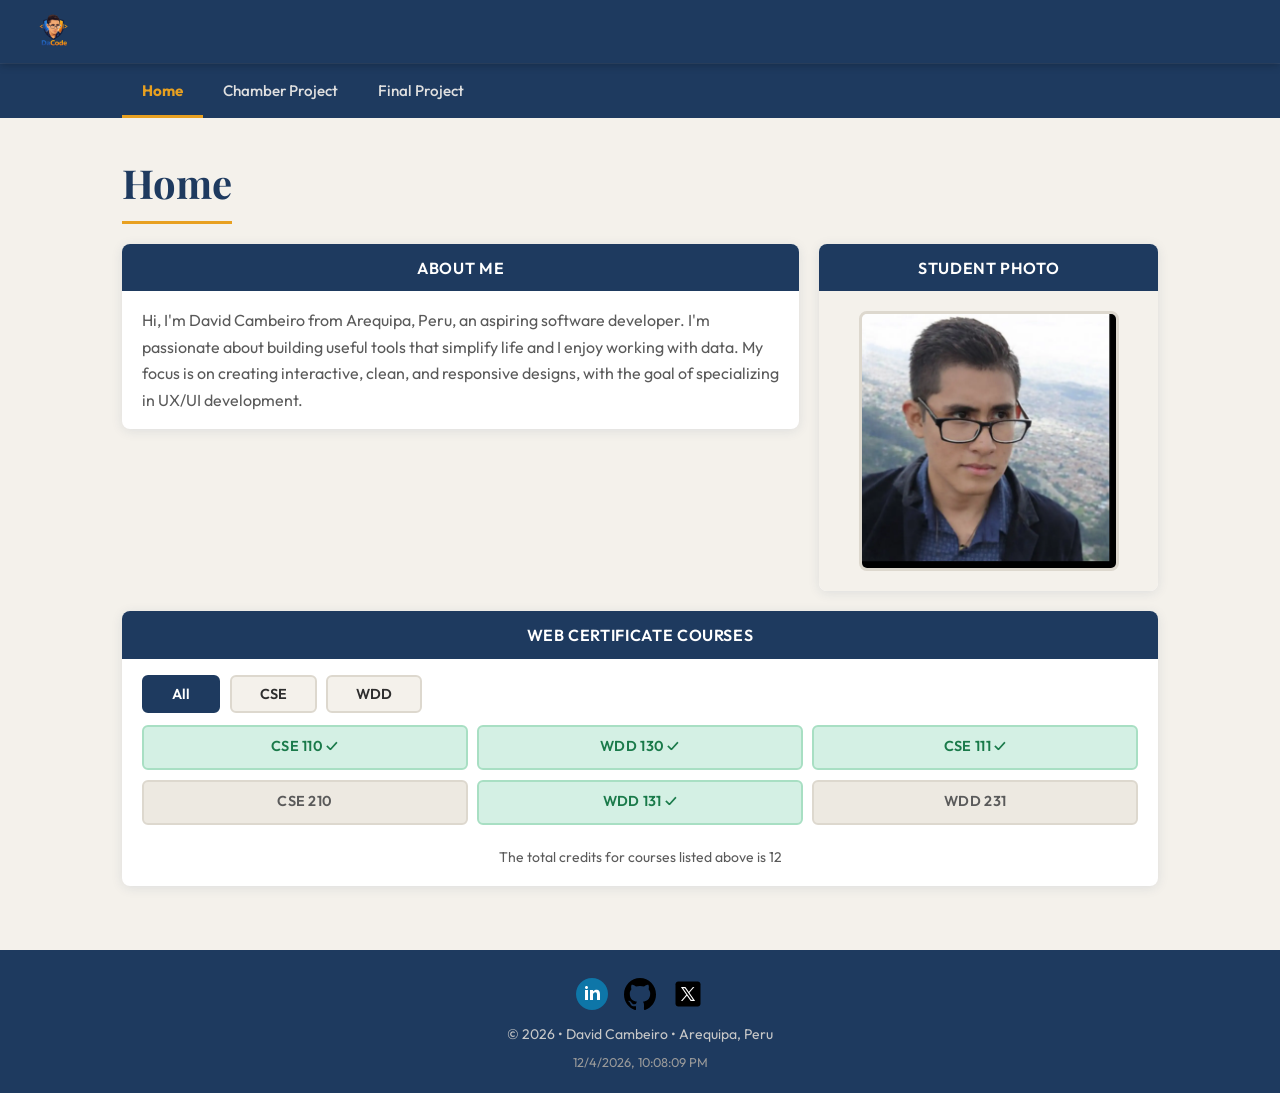
<file: index.html>
<!DOCTYPE html>
<html lang="en">
<head>
  <meta charset="UTF-8" />
  <meta name="viewport" content="width=device-width, initial-scale=1.0" />
  <meta name="description" content="WDD 231 Frontend Web Development — student homepage for the Web and Computer Programming certificate." />
  <meta name="author" content="David Cambeiro" />
  <title>WDD 231 | Home | David Cambeiro</title>

  <link rel="preconnect" href="https://fonts.googleapis.com" />
  <link rel="preconnect" href="https://fonts.gstatic.com" crossorigin />
  <link href="https://fonts.googleapis.com/css2?family=Outfit:wght@300;400;500;600;700&family=Playfair+Display:wght@600;700&display=swap" rel="stylesheet" />

  <link rel="stylesheet" href="styles/small.css" />
  <link rel="stylesheet" href="styles/larger.css" />

  <script src="scripts/navigation.js" defer></script>
  <script src="scripts/date.js" defer></script>
  <script src="scripts/course.js" defer></script>
</head>
<body>

  <header>
    <div class="header-brand">
      <img src="images/dacode.webp" alt="WDD 231 logo" class="site-logo" width="50" height="50" />
      
    </div>
    <button class="hamburger" id="hamburger" aria-label="Toggle navigation" aria-expanded="false">
      ☰
    </button>
  </header>

  <nav id="main-nav">
    <ul>
      <li><a href="index.html" class="active">Home</a></li>
      <li><a href="chamber/directory.html">Chamber Project</a></li>
      <li><a href="finalProject/index.html">Final Project</a></li>
    </ul>
  </nav>

  <main>
    <h1>Home</h1>

    <div class="main-grid">

      <section class="card" id="about">
        <h2>About Me</h2>
        <p>
          Hi, I'm David Cambeiro from Arequipa, Peru, an aspiring software developer. I'm passionate about building useful tools that simplify life and I enjoy working with data. My focus is on creating interactive, clean, and responsive designs, with the goal of specializing in UX/UI development.
        </p>
      </section>
      <section class="card" id="photo">
        <h2>Student Photo</h2>
        <div class="photo-wrapper">
          <img
            src="images/my_face.webp"
            alt="A photo of me"
            class="student-photo"
            width="300"
            height="300"
            loading="lazy"
          />
        </div>
      </section>

    </div>

    <section class="card" id="courses">
      <h2>Web Certificate Courses</h2>

      <div class="filter-buttons">
        <button class="filter-btn active" data-filter="all">All</button>
        <button class="filter-btn" data-filter="CSE">CSE</button>
        <button class="filter-btn" data-filter="WDD">WDD</button>
      </div>

      <div id="course-list" class="course-list">
      </div>

      <p class="credits-total" id="credits-total"></p>
    </section>

  </main>

  <footer>
    <div class="footer-social">
      <a href="https://www.linkedin.com/in/marcos-cambeiro-2b88231a7/" target="_blank" rel="noopener noreferrer" aria-label="LinkedIn profile">
        <img src="images/linkedin.svg" alt="linkedlogo" width="32" height="32" />
      </a>
      <a href="https://github.com/holatodos1427" target="_blank" rel="noopener noreferrer" aria-label="GitHub profile">
        <img src="images/github-142-svgrepo-com.svg" alt="githublogo" width="32" height="32" />
      </a>
      <a href="https://x.com/DavidCambeiro2" target="_blank" rel="noopener noreferrer" aria-label="X (Twitter) profile">
        <img src="images/xpage.svg" alt="xlogo" width="32" height="32" />
      </a>
    </div>

    <p class="footer-info">
      <span id="copyright-year"></span> • David Cambeiro • Arequipa, Peru
    </p>

    <p id="lastModified" class="footer-modified"></p>
  </footer>

</body>
</html>
</file>
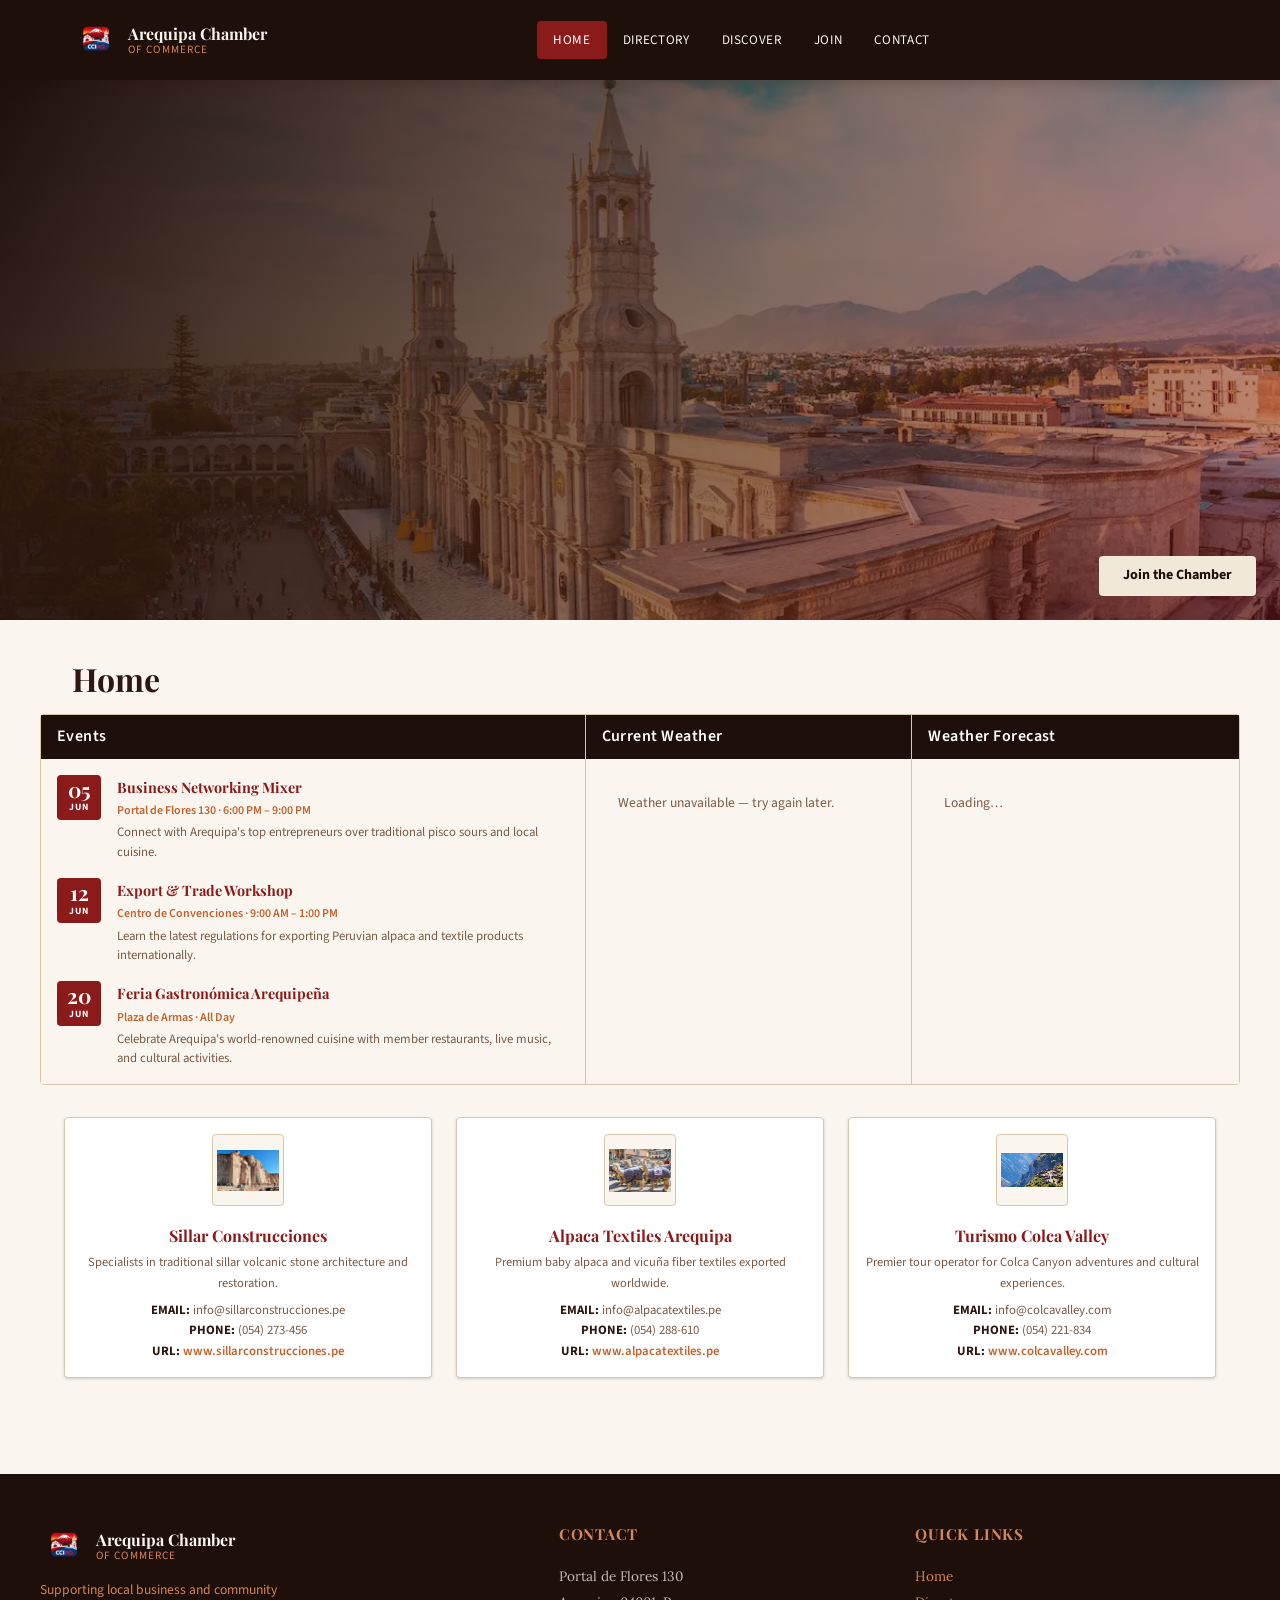
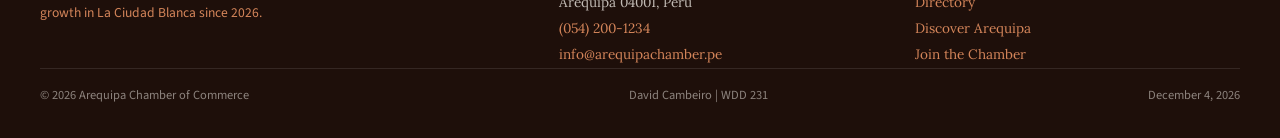
<file: chamber/index.html>
<!DOCTYPE html>
<html lang="en">
<head>
  <meta charset="UTF-8" />
  <meta name="viewport" content="width=device-width, initial-scale=1.0" />
  <meta name="description" content="Arequipa Chamber of Commerce — Home. Discover local events, weather, and member business spotlights in La Ciudad Blanca, Peru." />
  <meta name="author" content="WDD 231 Student — Arequipa Chamber Project" />
  <title>Arequipa Chamber of Commerce</title>

  <link rel="icon" type="image/x-icon" href="images/favicon.ico" />
  <link rel="icon" type="image/png" sizes="32x32" href="images/favicon-32x32.png" />
  <link rel="apple-touch-icon" sizes="180x180" href="images/apple-touch-icon.png" />
  <link rel="manifest" href="images/site.webmanifest" />

  <meta property="og:title" content="Arequipa Chamber of Commerce" />
  <meta property="og:description" content="The home of La Ciudad Blanca's business community." />
  <meta property="og:image" content="https://holatodos1427.github.io/wdd231/chamber/images/arequipa-peru.webp" />
  <meta property="og:url" content="https://holatodos1427.github.io/wdd231/chamber/index.html" />
  <meta property="og:type" content="website" />

  <link rel="preconnect" href="https://fonts.googleapis.com" />
  <link rel="preconnect" href="https://fonts.gstatic.com" crossorigin />
  <link href="https://fonts.googleapis.com/css2?family=Lora:ital,wght@0,400;0,600;1,400&family=Playfair+Display:wght@700;800&family=Source+Sans+3:wght@400;600;700&display=swap" rel="stylesheet" />

  <link rel="stylesheet" href="styles/normalize.css" />
  <link rel="stylesheet" href="styles/small.css" />
  <link rel="stylesheet" href="styles/larger.css" />
  <link rel="stylesheet" href="styles/home.css" />

  <script src="scripts/main.js" defer></script>
  <script src="scripts/home.js" defer></script>
</head>
<body>

  <a href="#main-content" class="skip-link">Skip to main content</a>

  <header id="site-header">
    <div class="header-inner">
      <a href="index.html" class="logo-group" aria-label="Arequipa Chamber — Home">
        <img class="logo-icon" src="images/arequipa-icon.webp" alt="Arequipa Chamber Icon" fetchpriority="high" />
        <div class="logo-text">
          <span class="logo-title">Arequipa Chamber</span>
          <span class="logo-sub">of Commerce</span>
        </div>
      </a>
      <nav id="main-nav" aria-label="Main navigation">
        <ul role="list">
          <li><a href="index.html" aria-current="page">Home</a></li>
          <li><a href="directory.html">Directory</a></li>
          <li><a href="discover.html">Discover</a></li>
          <li><a href="join.html">Join</a></li>
          <li><a href="contact.html">Contact</a></li>
        </ul>
      </nav>
      <button id="menu-toggle" aria-label="Toggle navigation menu" aria-expanded="false" aria-controls="main-nav">
        <span class="bar"></span>
        <span class="bar"></span>
        <span class="bar"></span>
      </button>
    </div>
  </header>

  <section id="home-hero" aria-label="Welcome hero">
    <img
      src="images/arequipa-peru.webp"
      alt="Aerial view of Arequipa, La Ciudad Blanca, Peru"
      class="hero-bg-img"
      fetchpriority="high"
    />
    <div class="hero-overlay" aria-hidden="true"></div>
    <div class="hero-cta-wrap">
      <a href="join.html" class="btn-cta">Join the Chamber</a>
    </div>
  </section>

  <main id="main-content">

    <h1 class="home-heading">Home</h1>

    <div class="info-grid">

      <section class="info-panel events-panel" aria-labelledby="events-heading">
        <h2 id="events-heading" class="info-panel-title">Events</h2>
        <ul class="events-list" role="list">
          <li class="event-item">
            <time class="event-date" datetime="2026-06-05">
              <span class="event-day">05</span>
              <span class="event-month">Jun</span>
            </time>
            <div class="event-info">
              <h3 class="event-title">Business Networking Mixer</h3>
              <p class="event-detail">Portal de Flores 130 · 6:00 PM – 9:00 PM</p>
              <p class="event-desc">Connect with Arequipa's top entrepreneurs over traditional pisco sours and local cuisine.</p>
            </div>
          </li>
          <li class="event-item">
            <time class="event-date" datetime="2026-06-12">
              <span class="event-day">12</span>
              <span class="event-month">Jun</span>
            </time>
            <div class="event-info">
              <h3 class="event-title">Export & Trade Workshop</h3>
              <p class="event-detail">Centro de Convenciones · 9:00 AM – 1:00 PM</p>
              <p class="event-desc">Learn the latest regulations for exporting Peruvian alpaca and textile products internationally.</p>
            </div>
          </li>
          <li class="event-item">
            <time class="event-date" datetime="2026-06-20">
              <span class="event-day">20</span>
              <span class="event-month">Jun</span>
            </time>
            <div class="event-info">
              <h3 class="event-title">Feria Gastronómica Arequipeña</h3>
              <p class="event-detail">Plaza de Armas · All Day</p>
              <p class="event-desc">Celebrate Arequipa's world-renowned cuisine with member restaurants, live music, and cultural activities.</p>
            </div>
          </li>
        </ul>
      </section>
      <section class="info-panel" aria-labelledby="weather-heading">
        <h2 id="weather-heading" class="info-panel-title">Current Weather</h2>
        <div id="weather-now" class="weather-now" aria-live="polite">
          <div class="loading-inline">Loading…</div>
        </div>
      </section>

      <section class="info-panel" aria-labelledby="forecast-heading">
        <h2 id="forecast-heading" class="info-panel-title">Weather Forecast</h2>
        <div id="weather-forecast" class="forecast-list" aria-live="polite">
          <div class="loading-inline">Loading…</div>
        </div>
      </section>

    </div>

    <section id="spotlights-section" aria-labelledby="spotlights-heading">
      <div
        id="spotlights-container"
        class="spotlights-grid"
        aria-live="polite"
        aria-atomic="true"
      >
        <p class="loading">Loading spotlights…</p>
      </div>
    </section>

  </main>

  <footer id="site-footer">
    <div class="footer-inner">
      <div class="footer-brand">
        <div class="logo-group footer-logo-group">
          <img class="logo-icon" src="images/arequipa-icon.webp" alt="" aria-hidden="true" />
          <div class="logo-text">
            <span class="logo-title">Arequipa Chamber</span>
            <span class="logo-sub">of Commerce</span>
          </div>
        </div>
        <p>Supporting local business and community growth in La Ciudad Blanca since 2026.</p>
      </div>
      <div class="footer-col">
        <h3>Contact</h3>
        <address>
          Portal de Flores 130<br />
          Arequipa 04001, Peru<br />
          <a href="tel:+51542001234">(054) 200-1234</a><br />
          <a href="mailto:info@arequipachamber.pe">info@arequipachamber.pe</a>
        </address>
      </div>
      <div class="footer-col">
        <h3>Quick Links</h3>
        <address>
          <a href="index.html">Home</a><br />
          <a href="directory.html">Directory</a><br />
          <a href="discover.html">Discover Arequipa</a><br />
          <a href="join.html">Join the Chamber</a>
        </address>
      </div>
    </div>
    <div class="footer-bottom">
      <span>© <span id="current-year"></span> Arequipa Chamber of Commerce</span>
      <span>David Cambeiro | WDD 231</span>
      <span id="last-modified"></span>
    </div>
  </footer>

</body>
</html>
</file>
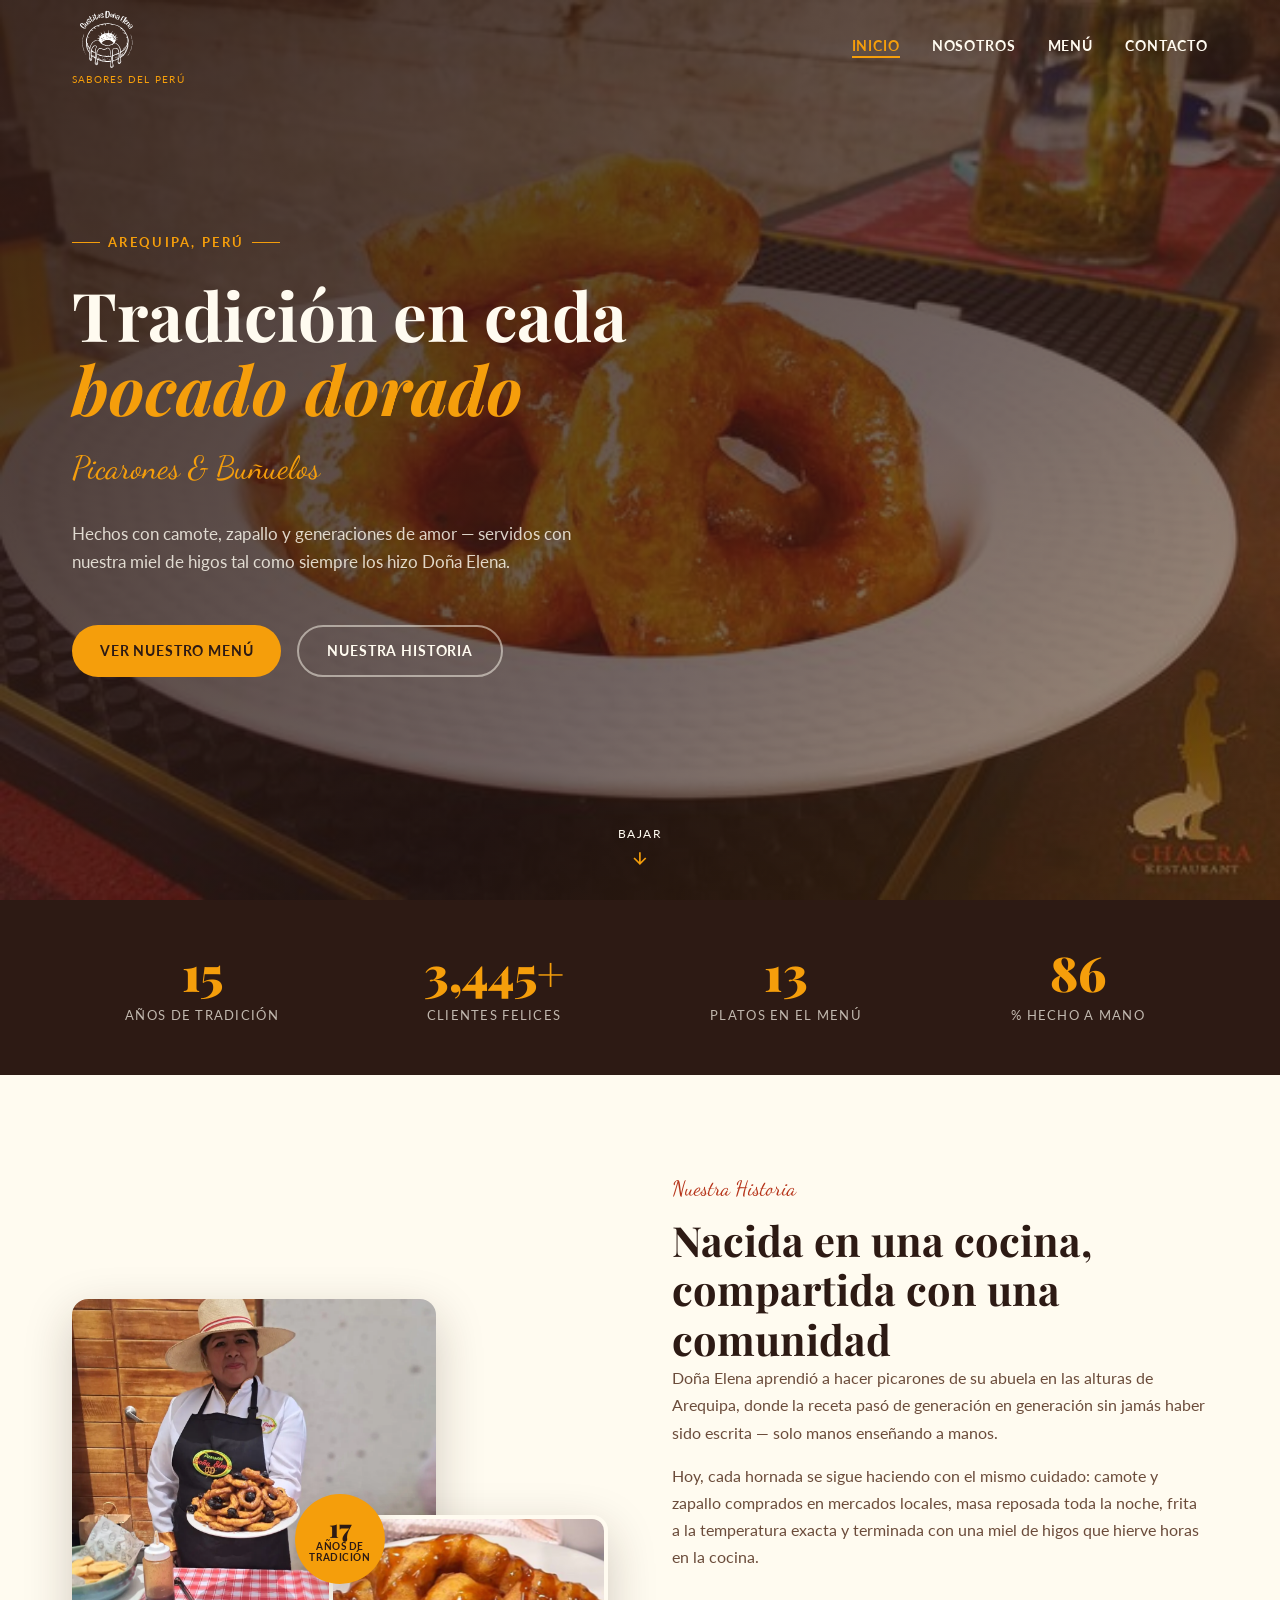
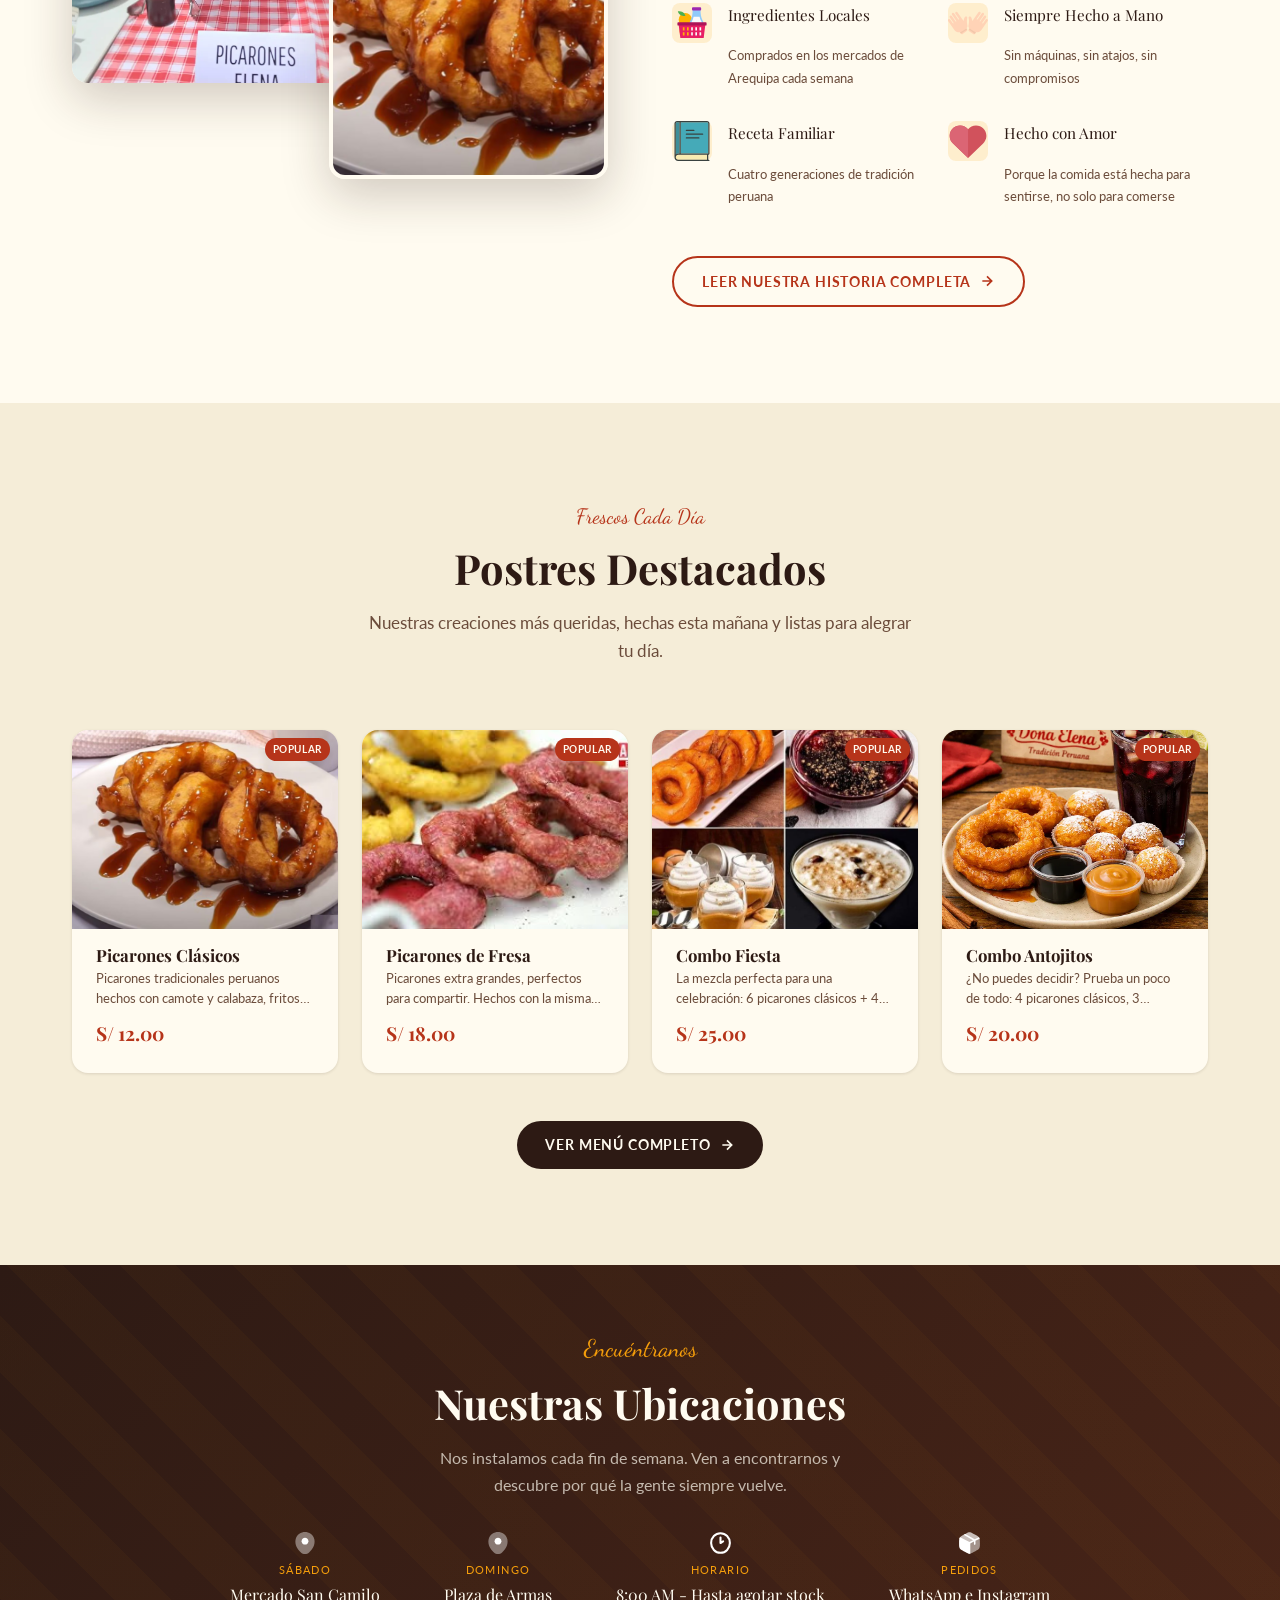
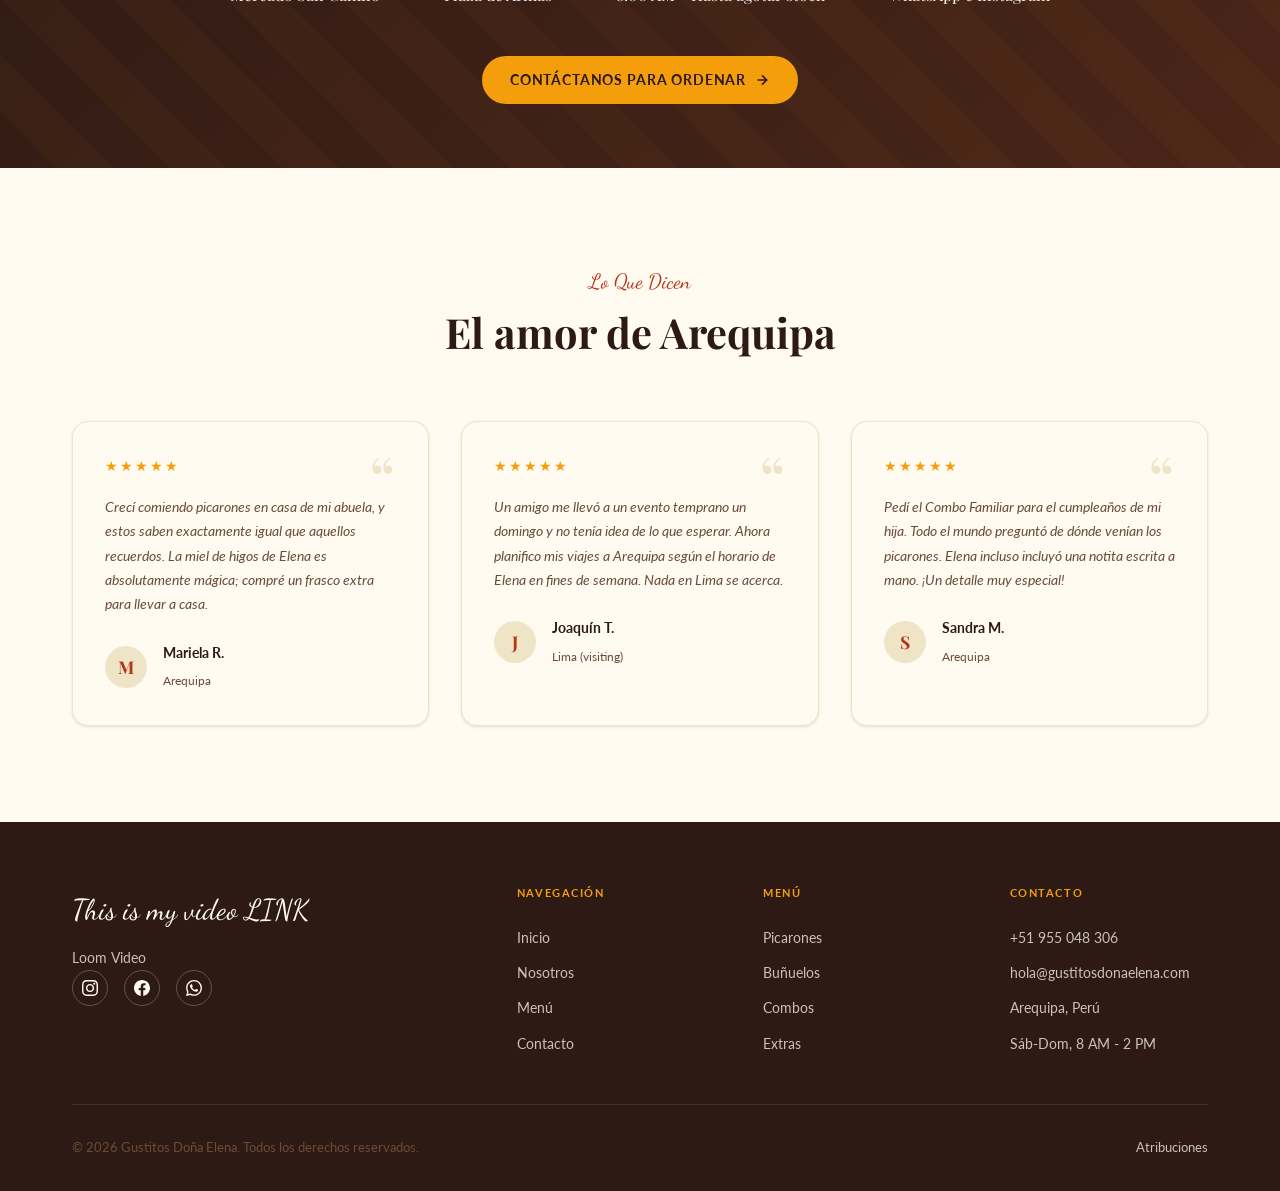
<file: finalProject/index.html>
<!DOCTYPE html>
<html lang="es">
<head>
  <meta charset="UTF-8" />
  <meta name="viewport" content="width=device-width, initial-scale=1.0" />
  <meta name="description" content="Gustitos Doña Elena — Auténticos picarones y buñuelos peruanos hechos a mano con tradición. Postres frescos elaborados con camote, zapallo y miel de higos." />
  <meta name="author" content="Gustitos Doña Elena" />
  <meta property="og:title" content="Gustitos Doña Elena — Auténticos Postres Peruanos" />
  <meta property="og:description" content="Picarones y buñuelos hechos a mano con amor, tradición y los mejores ingredientes peruanos." />
  <meta property="og:type" content="website" />
  <meta property="og:url" content="https://gustitosdonaelena.com/" />
  <meta property="og:image" content="https://holatodos1427.github.io/wdd231/finalProject/images/gustitos_logo.svg" />
  <title>Gustitos Doña Elena — Auténticos Postres Peruanos</title>
  <link rel="preconnect" href="https://fonts.googleapis.com" />
  <link rel="preconnect" href="https://fonts.gstatic.com" crossorigin />
  <link href="https://fonts.googleapis.com/css2?family=Playfair+Display:ital,wght@0,400;0,700;0,900;1,400&family=Dancing+Script:wght@500;700&family=Lato:wght@400;700&display=swap" rel="stylesheet" />
  <link rel="stylesheet" href="styles/tokens.css" />
  <link rel="stylesheet" href="styles/normalize.css" />
  <link rel="stylesheet" href="styles/main.css" />
  <link rel="stylesheet" href="styles/large.css" />
  <link rel="stylesheet" href="styles/small.css" />
  <link rel="icon" type="image/svg+xml" href="images/favicon.svg" />
</head>
<body>

  <header class="site-header" id="site-header">
    <div class="container">
      <nav class="nav" aria-label="Navegación principal">
        <a href="index.html" class="nav-logo" aria-label="Gustitos Doña Elena — Inicio">
          <span class="nav-logo-name">
            <img src="images/gustitos_logo.svg" alt="Gustitos Doña Elena" class="nav-logo-image" />
          </span>
          <span class="nav-logo-tagline">Sabores del Perú</span>
        </a>
        <button class="nav-toggle" id="nav-toggle" aria-expanded="false" aria-controls="nav-menu" aria-label="Abrir o cerrar el menú de navegación">
          <span></span>
          <span></span>
          <span></span>
        </button>
        <div class="nav-menu" id="nav-menu">
          <ul class="nav-list" >
            <li><a href="index.html" class="nav-link" aria-current="page">Inicio</a></li>
            <li><a href="about.html" class="nav-link">Nosotros</a></li>
            <li><a href="menu.html" class="nav-link">Menú</a></li>
            <li><a href="contact.html" class="nav-link">Contacto</a></li>
          </ul>
        </div>
      </nav>
    </div>
  </header>

  <main>

    <section class="hero" aria-label="Bienvenido a Gustitos Doña Elena">
      <div class="hero-background">
        <img src="images/secondary-hero.jpg" loading="eager" alt="Imagen de portada"/>
      </div>
      <div class="hero-overlay" aria-hidden="true"></div>
      <div class="container">
        <div class="hero-content">
          <span class="hero-eyebrow">Arequipa, Perú</span>
          <h1 class="hero-title">
            Tradición en cada<br />
            <em>bocado dorado</em>
          </h1>
          <span class="hero-script">Picarones & Buñuelos</span>
          <p class="hero-description">
            Hechos con camote, zapallo y generaciones de amor —
            servidos con nuestra miel de higos tal como siempre los hizo Doña Elena.
          </p>
          <div class="hero-actions">
            <a href="menu.html" class="button button-primary">
              Ver Nuestro Menú
            </a>
            <a href="about.html" class="button button-outline">Nuestra Historia</a>
          </div>
        </div>
      </div>
      <div class="hero-scroll" aria-hidden="true">
        <span>Bajar</span>
        <svg viewBox="0 0 24 24" fill="none" stroke="currentColor" stroke-width="2" aria-hidden="true">
          <path d="M12 5v14M5 12l7 7 7-7" />
        </svg>
      </div>
    </section>

    <section class="stats-bar" aria-label="Datos rápidos sobre Gustitos Doña Elena">
      <div class="container">
        <div class="stats-grid">
          <div class="reveal reveal-scale reveal-delay-1">
            <span class="stat-number" data-target="17">0</span>
            <span class="stat-label">Años de Tradición</span>
          </div>
          <div class="reveal reveal-scale reveal-delay-2">
            <span class="stat-number" data-target="4000">0</span>
            <span class="stat-label">Clientes Felices</span>
          </div>
          <div class="reveal reveal-scale reveal-delay-3">
            <span class="stat-number" data-target="15">0</span>
            <span class="stat-label">Platos en el Menú</span>
          </div>
          <div class="reveal reveal-scale reveal-delay-4">
            <span class="stat-number" data-target="100">0</span>
            <span class="stat-label">% Hecho a Mano</span>
          </div>
        </div>
      </div>
    </section>

    <section class="section" id="our-story" aria-labelledby="story-heading">
      <div class="container">
        <div class="story">
          <div class="story-images reveal reveal-left">
            <img
              class="story-image-main"
              src="images/tradicion-peruana.webp"
              alt="Doña Elena dando forma a la masa de picarones con sus manos en su cocina"
              loading="lazy"
            />
            <img
              class="story-image-accent"
              src="images/picarones.jpeg"
              alt="Picarones dorados bañados en miel de higos sobre un plato de barro tradicional"
              loading="lazy"
            />
            <div class="story-badge" aria-hidden="true">
              <span class="story-badge-number">17</span>
              <span class="story-badge-text">Años de<br/>tradición</span>
            </div>
          </div>

          <div class="story-content reveal reveal-right">
            <span class="section-eyebrow">Nuestra Historia</span>
            <h2 id="story-heading">Nacida en una cocina, compartida con una comunidad</h2>
            <p>
              Doña Elena aprendió a hacer picarones de su abuela en las alturas de Arequipa,
              donde la receta pasó de generación en generación sin jamás haber sido escrita —
              solo manos enseñando a manos.
            </p>
            <p>
              Hoy, cada hornada se sigue haciendo con el mismo cuidado: camote y zapallo
              comprados en mercados locales, masa reposada toda la noche, frita a la temperatura
              exacta y terminada con una miel de higos que hierve horas en la cocina.
            </p>

            <div class="story-values" role="list">
              <div class="story-value" role="listitem">
                <span class="story-value-icon" aria-hidden="true"><img src="images/sgv/ingredients-svgrepo-com.svg" alt="ingredientes locales"></span>
                <div>
                  <p class="story-value-title">Ingredientes Locales</p>
                  <p class="story-value-text">Comprados en los mercados de Arequipa cada semana</p>
                </div>
              </div>
              <div class="story-value" role="listitem">
                <span class="story-value-icon" aria-hidden="true"><img src="images/sgv/hands-svgrepo-com.svg" alt="hecho a mano"></span>
                <div>
                  <p class="story-value-title">Siempre Hecho a Mano</p>
                  <p class="story-value-text">Sin máquinas, sin atajos, sin compromisos</p>
                </div>
              </div>
              <div class="story-value" role="listitem">
                <span class="story-value-icon" aria-hidden="true"><img src="images/sgv/book-closed-svgrepo-com.svg" alt="receta familiar"></span>
                <div>
                  <p class="story-value-title">Receta Familiar</p>
                  <p class="story-value-text">Cuatro generaciones de tradición peruana</p>
                </div>
              </div>
              <div class="story-value" role="listitem">
                <span class="story-value-icon" aria-hidden="true"><img src="images/sgv/love-svgrepo-com.svg" alt="hecho con amor"></span>
                <div>
                  <p class="story-value-title">Hecho con Amor</p>
                  <p class="story-value-text">Porque la comida está hecha para sentirse, no solo para comerse</p>
                </div>
              </div>
            </div>

            <a href="about.html" class="button button-ghost margin-top-xlarge">
              Leer Nuestra Historia Completa
              <svg viewBox="0 0 24 24" fill="none" stroke="currentColor" stroke-width="2.5" aria-hidden="true"><path d="M5 12h14M12 5l7 7-7 7"/></svg>
            </a>
          </div>
        </div>
      </div>
    </section>

    <section class="section section-alt" id="featured" aria-labelledby="featured-heading">
      <div class="container">
        <div class="section-header">
          <span class="section-eyebrow">Frescos Cada Día</span>
          <h2 class="section-title" id="featured-heading">Postres Destacados</h2>
          <p class="section-subtitle">
            Nuestras creaciones más queridas, hechas esta mañana y listas para alegrar tu día.
          </p>
        </div>

        <div class="featured-grid" id="featured-grid" role="region" aria-live="polite" aria-label="Postres destacados">
          <div class="featured-skeleton" aria-hidden="true"></div>
        </div>

        <div class="text-center margin-top-xxlarge">
          <a href="menu.html" class="button button-dark">
            Ver Menú Completo
            <svg viewBox="0 0 24 24" fill="none" stroke="currentColor" stroke-width="2.5" aria-hidden="true"><path d="M5 12h14M12 5l7 7-7 7"/></svg>
          </a>
        </div>
      </div>
    </section>

    <section class="location-cta" aria-labelledby="location-heading">
      <div class="container">
        <div class="location-cta-content reveal">
          <span class="location-cta-eyebrow">Encuéntranos</span>
          <h2 class="location-cta-title" id="location-heading">Nuestras Ubicaciones</h2>
          <p class="location-cta-subtitle">
            Nos instalamos cada fin de semana. Ven a encontrarnos y descubre por qué la gente siempre vuelve.
          </p>

          <div class="location-cta-grid">
            <div class="location-cta-item reveal reveal-delay-1">
              <span class="location-cta-item-icon" aria-hidden="true"><img src="images/sgv/location-svgrepo-com.svg" alt="ubicación"></span>
              <span class="location-cta-item-label">Sábado</span>
              <span class="location-cta-item-value">Mercado San Camilo</span>
            </div>
            <div class="location-cta-item reveal reveal-delay-2">
              <span class="location-cta-item-icon" aria-hidden="true"><img src="images/sgv/location-svgrepo-com.svg" alt="ubicación"></span>
              <span class="location-cta-item-label">Domingo</span>
              <span class="location-cta-item-value">Plaza de Armas</span>
            </div>
            <div class="location-cta-item reveal reveal-delay-3">
              <span class="location-cta-item-icon" aria-hidden="true"><img src="images/sgv/clock-two-svgrepo-com.svg" alt="horario"></span>
              <span class="location-cta-item-label">Horario</span>
              <span class="location-cta-item-value">8:00 AM - Hasta agotar stock</span>
            </div>
            <div class="location-cta-item reveal reveal-delay-4">
              <span class="location-cta-item-icon" aria-hidden="true"><img src="images/sgv/box-svgrepo-com.svg" alt="pedidos"></span>
              <span class="location-cta-item-label">Pedidos</span>
              <span class="location-cta-item-value">WhatsApp e Instagram</span>
            </div>
          </div>

          <a href="contact.html" class="button button-primary">
            Contáctanos para Ordenar
            <svg viewBox="0 0 24 24" fill="none" stroke="currentColor" stroke-width="2.5" aria-hidden="true"><path d="M5 12h14M12 5l7 7-7 7"/></svg>
          </a>
        </div>
      </div>
    </section>

    <section class="section" aria-labelledby="testimonials-heading">
      <div class="container">
        <div class="section-header">
          <span class="section-eyebrow">Lo Que Dicen</span>
          <h2 class="section-title" id="testimonials-heading">El amor de Arequipa</h2>
        </div>
        <div class="testimonial-grid" id="testimonial-grid"></div>
      </div>
    </section>

  </main>

  <footer class="site-footer">
    <div class="container">
      <div class="footer-grid">
        <div>
          <span class="footer-brand-name">This is my video LINK</span>
          <a href="https://www.loom.com/share/99c064faed934d23a8033d7ef182a8ad" class="footer-brand-description" target="_blank" rel="noopener noreferrer">Loom Video</a>
          <nav class="footer-social" aria-label="Redes sociales de Gustitos Doña Elena">
            <a href="#" class="footer-social-link" aria-label="Síguenos en Instagram" rel="noopener noreferrer">
              <svg viewBox="0 0 24 24" aria-hidden="true"><path d="M12 2.163c3.204 0 3.584.012 4.85.07 3.252.148 4.771 1.691 4.919 4.919.058 1.265.069 1.645.069 4.849 0 3.205-.012 3.584-.069 4.849-.149 3.225-1.664 4.771-4.919 4.919-1.266.058-1.644.07-4.85.07-3.204 0-3.584-.012-4.849-.07-3.26-.149-4.771-1.699-4.919-4.92-.058-1.265-.07-1.644-.07-4.849 0-3.204.013-3.583.07-4.849.149-3.227 1.664-4.771 4.919-4.919 1.266-.057 1.645-.069 4.849-.069zm0-2.163c-3.259 0-3.667.014-4.947.072-4.358.2-6.78 2.618-6.98 6.98-.059 1.281-.073 1.689-.073 4.948 0 3.259.014 3.668.072 4.948.2 4.358 2.618 6.78 6.98 6.98 1.281.058 1.689.072 4.948.072 3.259 0 3.668-.014 4.948-.072 4.354-.2 6.782-2.618 6.979-6.98.059-1.28.073-1.689.073-4.948 0-3.259-.014-3.667-.072-4.947-.196-4.354-2.617-6.78-6.979-6.98-1.281-.059-1.69-.073-4.949-.073zm0 5.838c-3.403 0-6.162 2.759-6.162 6.162s2.759 6.163 6.162 6.163 6.162-2.759 6.162-6.163c0-3.403-2.759-6.162-6.162-6.162zm0 10.162c-2.209 0-4-1.79-4-4 0-2.209 1.791-4 4-4s4 1.791 4 4c0 2.21-1.791 4-4 4zm6.406-11.845c-.796 0-1.441.645-1.441 1.44s.645 1.44 1.441 1.44c.795 0 1.439-.645 1.439-1.44s-.644-1.44-1.439-1.44z"/></svg>
            </a>
            <a href="#" class="footer-social-link" aria-label="Síguenos en Facebook" rel="noopener noreferrer">
              <svg viewBox="0 0 24 24" aria-hidden="true"><path d="M24 12.073c0-6.627-5.373-12-12-12s-12 5.373-12 12c0 5.99 4.388 10.954 10.125 11.854v-8.385H7.078v-3.47h3.047V9.43c0-3.007 1.792-4.669 4.533-4.669 1.312 0 2.686.235 2.686.235v2.953H15.83c-1.491 0-1.956.925-1.956 1.874v2.25h3.328l-.532 3.47h-2.796v8.385C19.612 23.027 24 18.062 24 12.073z"/></svg>
            </a>
            <a href="https://wa.me/51999999999" class="footer-social-link" aria-label="Escríbenos por WhatsApp" rel="noopener noreferrer">
              <svg viewBox="0 0 24 24" aria-hidden="true"><path d="M17.472 14.382c-.297-.149-1.758-.867-2.03-.967-.273-.099-.471-.148-.67.15-.197.297-.767.966-.94 1.164-.173.199-.347.223-.644.075-.297-.15-1.255-.463-2.39-1.475-.883-.788-1.48-1.761-1.653-2.059-.173-.297-.018-.458.13-.606.134-.133.298-.347.446-.52.149-.174.198-.298.298-.497.099-.198.05-.371-.025-.52-.075-.149-.669-1.612-.916-2.207-.242-.579-.487-.5-.669-.51-.173-.008-.371-.01-.57-.01-.198 0-.52.074-.792.372-.272.297-1.04 1.016-1.04 2.479 0 1.462 1.065 2.875 1.213 3.074.149.198 2.096 3.2 5.077 4.487.709.306 1.262.489 1.694.625.712.227 1.36.195 1.871.118.571-.085 1.758-.719 2.006-1.413.248-.694.248-1.289.173-1.413-.074-.124-.272-.198-.57-.347m-5.421 7.403h-.004a9.87 9.87 0 0 1-5.031-1.378l-.361-.214-3.741.982.998-3.648-.235-.374a9.86 9.86 0 0 1-1.51-5.26c.001-5.45 4.436-9.884 9.888-9.884 2.64 0 5.122 1.03 6.988 2.898a9.825 9.825 0 0 1 2.893 6.994c-.003 5.45-4.437 9.884-9.885 9.884m8.413-18.297A11.815 11.815 0 0 0 12.05 0C5.495 0 .16 5.335.157 11.892c0 2.096.547 4.142 1.588 5.945L.057 24l6.305-1.654a11.882 11.882 0 0 0 5.683 1.448h.005c6.554 0 11.89-5.335 11.893-11.893a11.821 11.821 0 0 0-3.48-8.413Z"/></svg>
            </a>
          </nav>
        </div>
        <div>
          <h3 class="footer-heading">Navegación</h3>
          <ul class="footer-links" >
            <li><a href="index.html" class="footer-link">Inicio</a></li>
            <li><a href="about.html" class="footer-link">Nosotros</a></li>
            <li><a href="menu.html" class="footer-link">Menú</a></li>
            <li><a href="contact.html" class="footer-link">Contacto</a></li>
          </ul>
        </div>
        <div>
          <h3 class="footer-heading">Menú</h3>
          <ul class="footer-links" >
            <li><a href="menu.html#picarones" class="footer-link">Picarones</a></li>
            <li><a href="menu.html#buñuelos" class="footer-link">Buñuelos</a></li>
            <li><a href="menu.html#combos" class="footer-link">Combos</a></li>
            <li><a href="menu.html#extras" class="footer-link">Extras</a></li>
          </ul>
        </div>
        <div>
          <h3 class="footer-heading">Contacto</h3>
          <ul class="footer-links" >
            <li><a href="tel:+51955048306" class="footer-link">+51 955 048 306</a></li>
            <li><a href="mailto:hola@gustitosdonaelena.com" class="footer-link">hola@gustitosdonaelena.com</a></li>
            <li><span class="footer-link">Arequipa, Perú</span></li>
            <li><span class="footer-link">Sáb-Dom, 8 AM - 2 PM</span></li>
          </ul>
        </div>
      </div>
      <div class="footer-bottom">
        <p class="footer-copy">© <span id="footer-year"></span> Gustitos Doña Elena. Todos los derechos reservados.</p>
        <nav class="footer-legal" aria-label="Enlaces legales">
          <a href="attributions.html">Atribuciones</a>
        </nav>
      </div>
    </div>
  </footer>

  <div class="modal-overlay" id="dessert-modal" role="dialog" aria-modal="true" aria-labelledby="modal-title" aria-hidden="true">
    <div class="modal" id="modal-content">
      <button class="modal-close" id="modal-close" aria-label="Cerrar ventana">
        <svg viewBox="0 0 24 24" fill="none" stroke="currentColor" stroke-width="2.5" aria-hidden="true"><path d="M18 6 6 18M6 6l12 12"/></svg>
      </button>
      <div class="modal-image">
        <img id="modal-img" src="images/gustitos_logo.svg" alt="modal series" loading="lazy" />
      </div>
      <div class="modal-body">
        <span class="modal-category" id="modal-category"></span>
        <h2 class="modal-title" id="modal-title"></h2>
        <p class="modal-description" id="modal-desc"></p>
        <div class="modal-meta">
          <div class="modal-meta-item">
            <label>Porción</label>
            <span id="modal-portion"></span>
          </div>
          <div class="modal-meta-item">
            <label>Calificación</label>
            <span id="modal-rating"></span>
          </div>
          <div class="modal-meta-item">
            <label>Ingredientes</label>
            <span id="modal-ingredients"></span>
          </div>
          <div class="modal-meta-item">
            <label>Reseñas</label>
            <span id="modal-reviews"></span>
          </div>
        </div>
        <span class="modal-price" id="modal-price"></span>
        <div class="modal-actions">
          <a href="contact.html" class="button button-primary">Ordenar Ahora</a>
          <a href="menu.html" class="button button-ghost">Menú Completo</a>
        </div>
      </div>
    </div>
  </div>

  <script type="module" src="scripts/main.js"></script>
  <script type="module" src="scripts/home.js"></script>
</body>
</html>
</file>
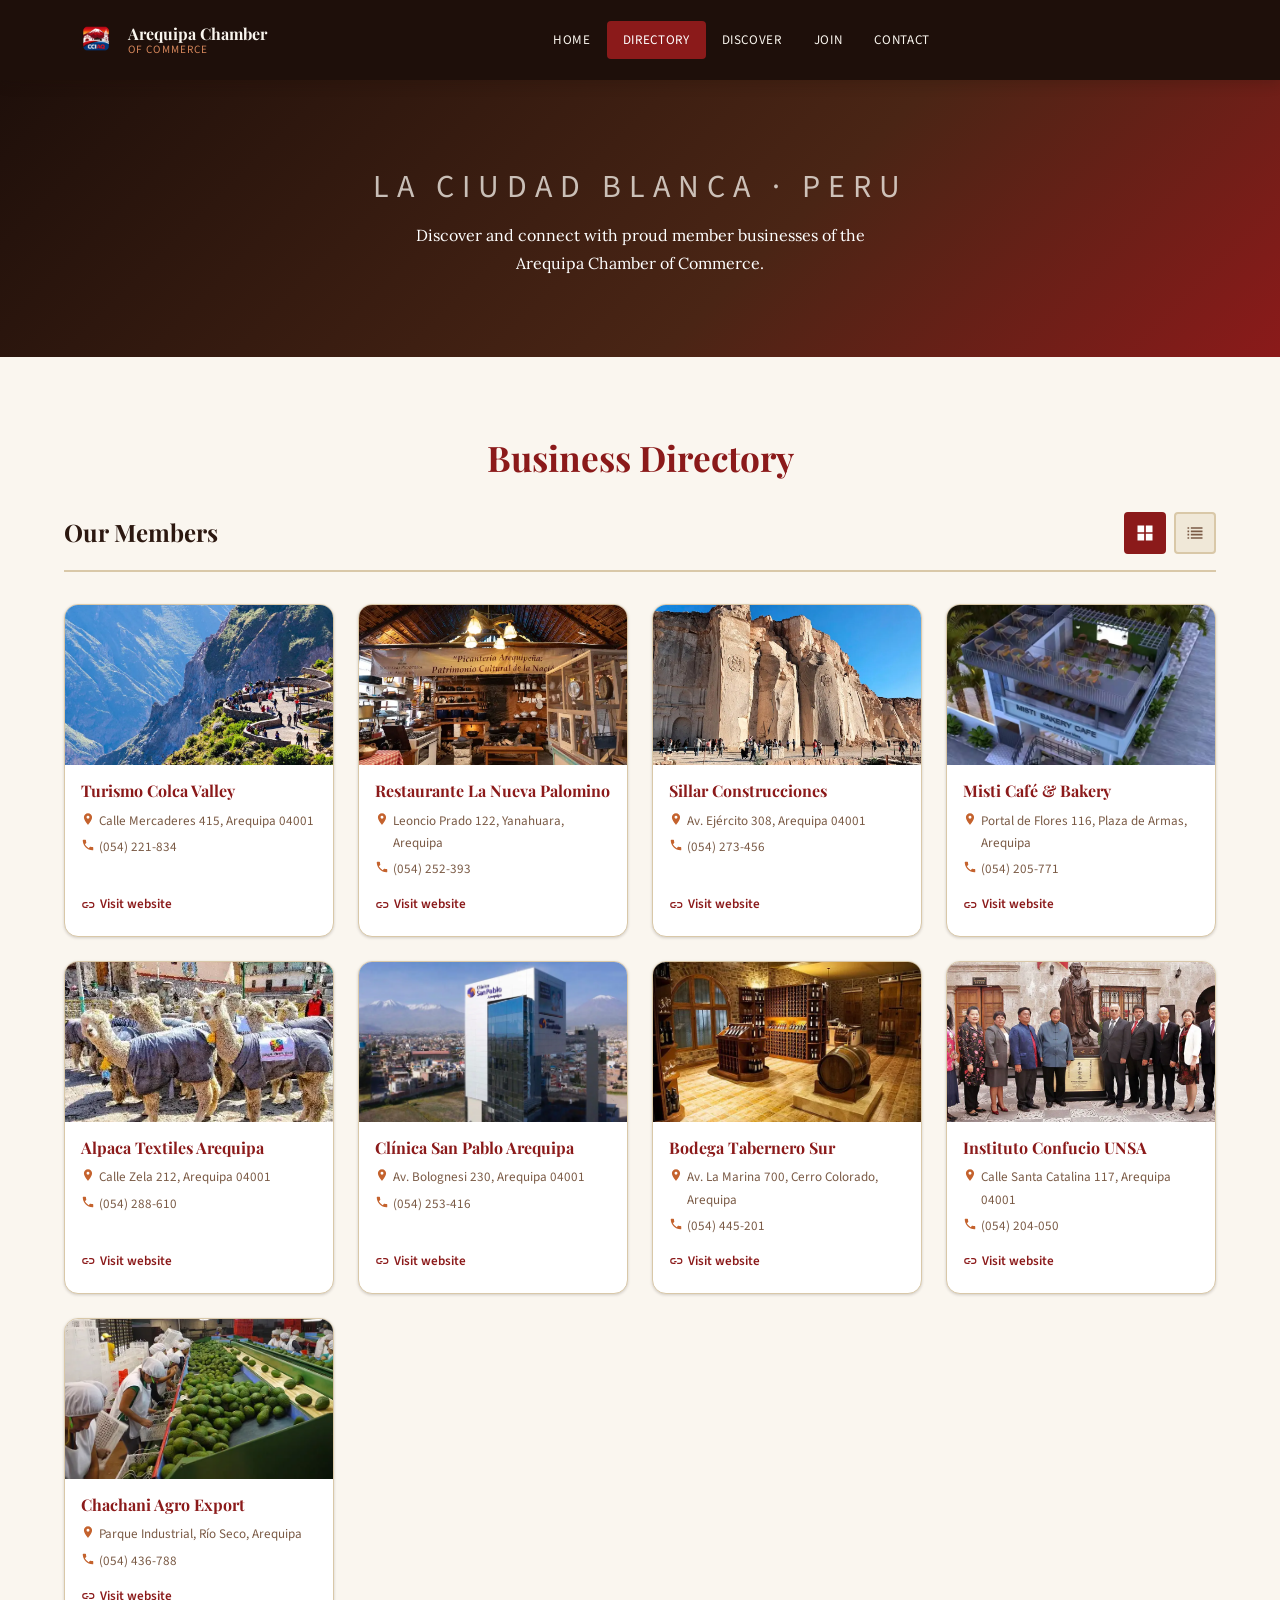
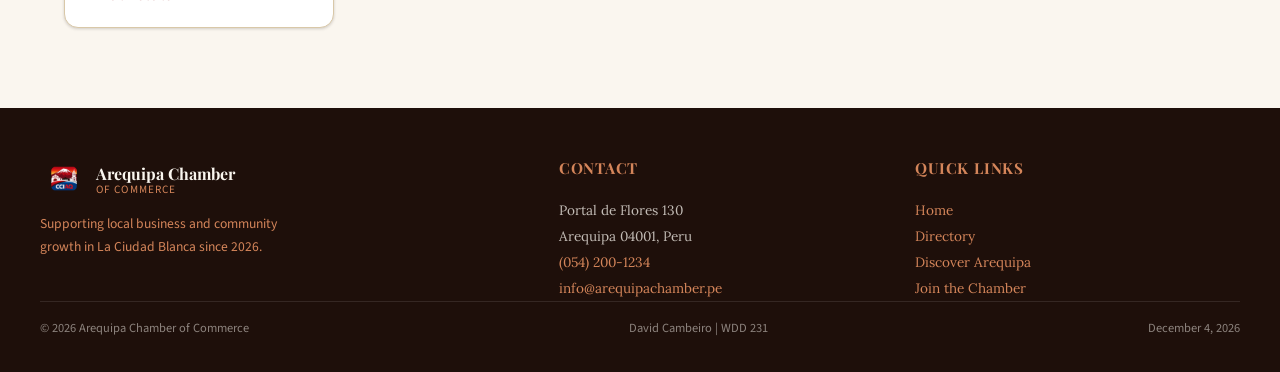
<file: chamber/directory.html>
<!DOCTYPE html>
<html lang="en">
<head>
  <meta charset="UTF-8">
  <meta name="viewport" content="width=device-width, initial-scale=1.0">
  <meta name="description" content="Arequipa Chamber of Commerce — Business Directory. Discover local member businesses in La Ciudad Blanca, Peru.">
  <meta name="author" content="WDD 231 Student — Arequipa Chamber Project" >
  <title> Arequipa Chamber of Commerce </title>

  <link rel="icon" type="image/x-icon" href="images/favicon.ico" />
  <link rel="icon" type="image/png" sizes="32x32" href="images/favicon-32x32.png" />
  <link rel="icon" type="image/png" sizes="16x16" href="images/favicon-16x16.png" />
  <link rel="apple-touch-icon" sizes="180x180" href="images/apple-touch-icon.png" />
  <link rel="manifest" href="images/site.webmanifest" />

  <meta property="og:title" content="Business Directory | Arequipa Chamber of Commerce">
  <meta property="og:description" content="Explore local businesses and chamber members in Arequipa, Peru — La Ciudad Blanca.">
  <meta property="og:image" content="https://holatodos1427.github.io/wdd231/chamber/images/arequipa-icon.webp">
  <meta property="og:url" content="https://holatodos1427.github.io/wdd231/chamber/directory.html">
  <meta property="og:type" content="website" />

  <link rel="preconnect" href="https://fonts.googleapis.com" />
  <link rel="preconnect" href="https://fonts.gstatic.com" crossorigin />
  <link href="https://fonts.googleapis.com/css2?family=Lora:ital,wght@0,400;0,600;1,400&family=Playfair+Display:wght@700;800&family=Source+Sans+3:wght@400;600;700&display=swap" rel="stylesheet" />

  <link rel="stylesheet" href="styles/normalize.css" />
  <link rel="stylesheet" href="styles/small.css" />
  <link rel="stylesheet" href="styles/larger.css" />

  <script src="scripts/main.js" defer></script>
  <script src="scripts/directory.js" defer></script>
</head>
<body>

  <a href="#directory-section" class="skip-link">Skip to directory</a>

  <header id="site-header">
    <div class="header-inner">
      <a href="index.html" class="logo-group" aria-label="Arequipa Chamber — Home">
        <img class="logo-icon" src="images/arequipa-icon.webp" alt="Arequipa Chamber Icon" />
        <div class="logo-text">
          <span class="logo-title">Arequipa Chamber</span>
          <span class="logo-sub">of Commerce</span>
        </div>
      </a>
    

      <nav id="main-nav" aria-label="Main navigation">
        <ul role="list">
          <li><a href="index.html">Home</a></li>
          <li><a href="directory.html" aria-current="page">Directory</a></li>
          <li><a href="discover.html">Discover</a></li>
          <li><a href="join.html">Join</a></li>
          <li><a href="contact.html">Contact</a></li>
        </ul>
      </nav>

      <button id="menu-toggle" aria-label="Toggle navigation menu" aria-expanded="false" aria-controls="main-nav">
        <span class="bar"></span>
        <span class="bar"></span>
        <span class="bar"></span>
      </button>
    </div>
  </header>

  <div id="directory-hero" role="region" aria-label="Directory page hero">
    <p class="hero-label">La Ciudad Blanca · Peru</p>
    <p class="hero-subtitle">Discover and connect with proud member businesses of the Arequipa Chamber of Commerce.</p>
  </div>

  <main id="directory-section" aria-label="Member business directory">
    <h1 class="page-title">Business Directory</h1>
    <div class="directory-controls">
      <h2 class="controls-label">Our Members</h2>
      <div class="view-buttons" role="group" aria-label="Toggle view layout">
        <button id="btn-grid" class="btn-view active" aria-label="Grid view" title="Grid view">
          <svg viewBox="0 0 24 24" xmlns="http://www.w3.org/2000/svg" aria-hidden="true">
            <path d="M3 3h8v8H3zm10 0h8v8h-8zM3 13h8v8H3zm10 0h8v8h-8z"/>
          </svg>
        </button>
        <button id="btn-list" class="btn-view" aria-label="List view" title="List view">
          <svg viewBox="0 0 24 24" xmlns="http://www.w3.org/2000/svg" aria-hidden="true">
            <path d="M3 5h2v2H3zm4 0h14v2H7zM3 9h2v2H3zm4 0h14v2H7zm-4 4h2v2H3zm4 0h14v2H7zm-4 4h2v2H3zm4 0h14v2H7z"/>
          </svg>
        </button>
      </div>
    </div>
    <div id="members-container" class="grid" aria-live="polite" aria-atomic="true"></div>
  </main>

  <footer id="site-footer">
    <div class="footer-inner">
      <div class="footer-brand">
        <div class="logo-group footer-logo-group">
          <img class="logo-icon" src="images/arequipa-icon.webp" alt="Arequipa icon used as logo" aria-hidden="true" />
          <div class="logo-text">
            <span class="logo-title">Arequipa Chamber</span>
            <span class="logo-sub">of Commerce</span>
          </div>
        </div>
        <p>Supporting local business and community growth in La Ciudad Blanca since 2026.</p>
      </div>
      <div class="footer-col">
        <h3>Contact</h3>
        <address>
          Portal de Flores 130<br />
          Arequipa 04001, Peru<br />
          <a href="tel:+51542001234">(054) 200-1234</a><br />
          <a href="mailto:info@arequipachamber.pe">info@arequipachamber.pe</a>
        </address>
      </div>
      <div class="footer-col">
        <h3>Quick Links</h3>
        <address>
          <a href="index.html">Home</a><br />
          <a href="directory.html">Directory</a><br />
          <a href="discover.html">Discover Arequipa</a><br />
          <a href="join.html">Join the Chamber</a>
        </address>
      </div>
    </div>
    <div class="footer-bottom">
      <span>© <span id="current-year"></span> Arequipa Chamber of Commerce</span>
      <span>David Cambeiro | WDD 231</span>
      <span id="last-modified"></span>
    </div>
  </footer>

</body>
</html>
</file>
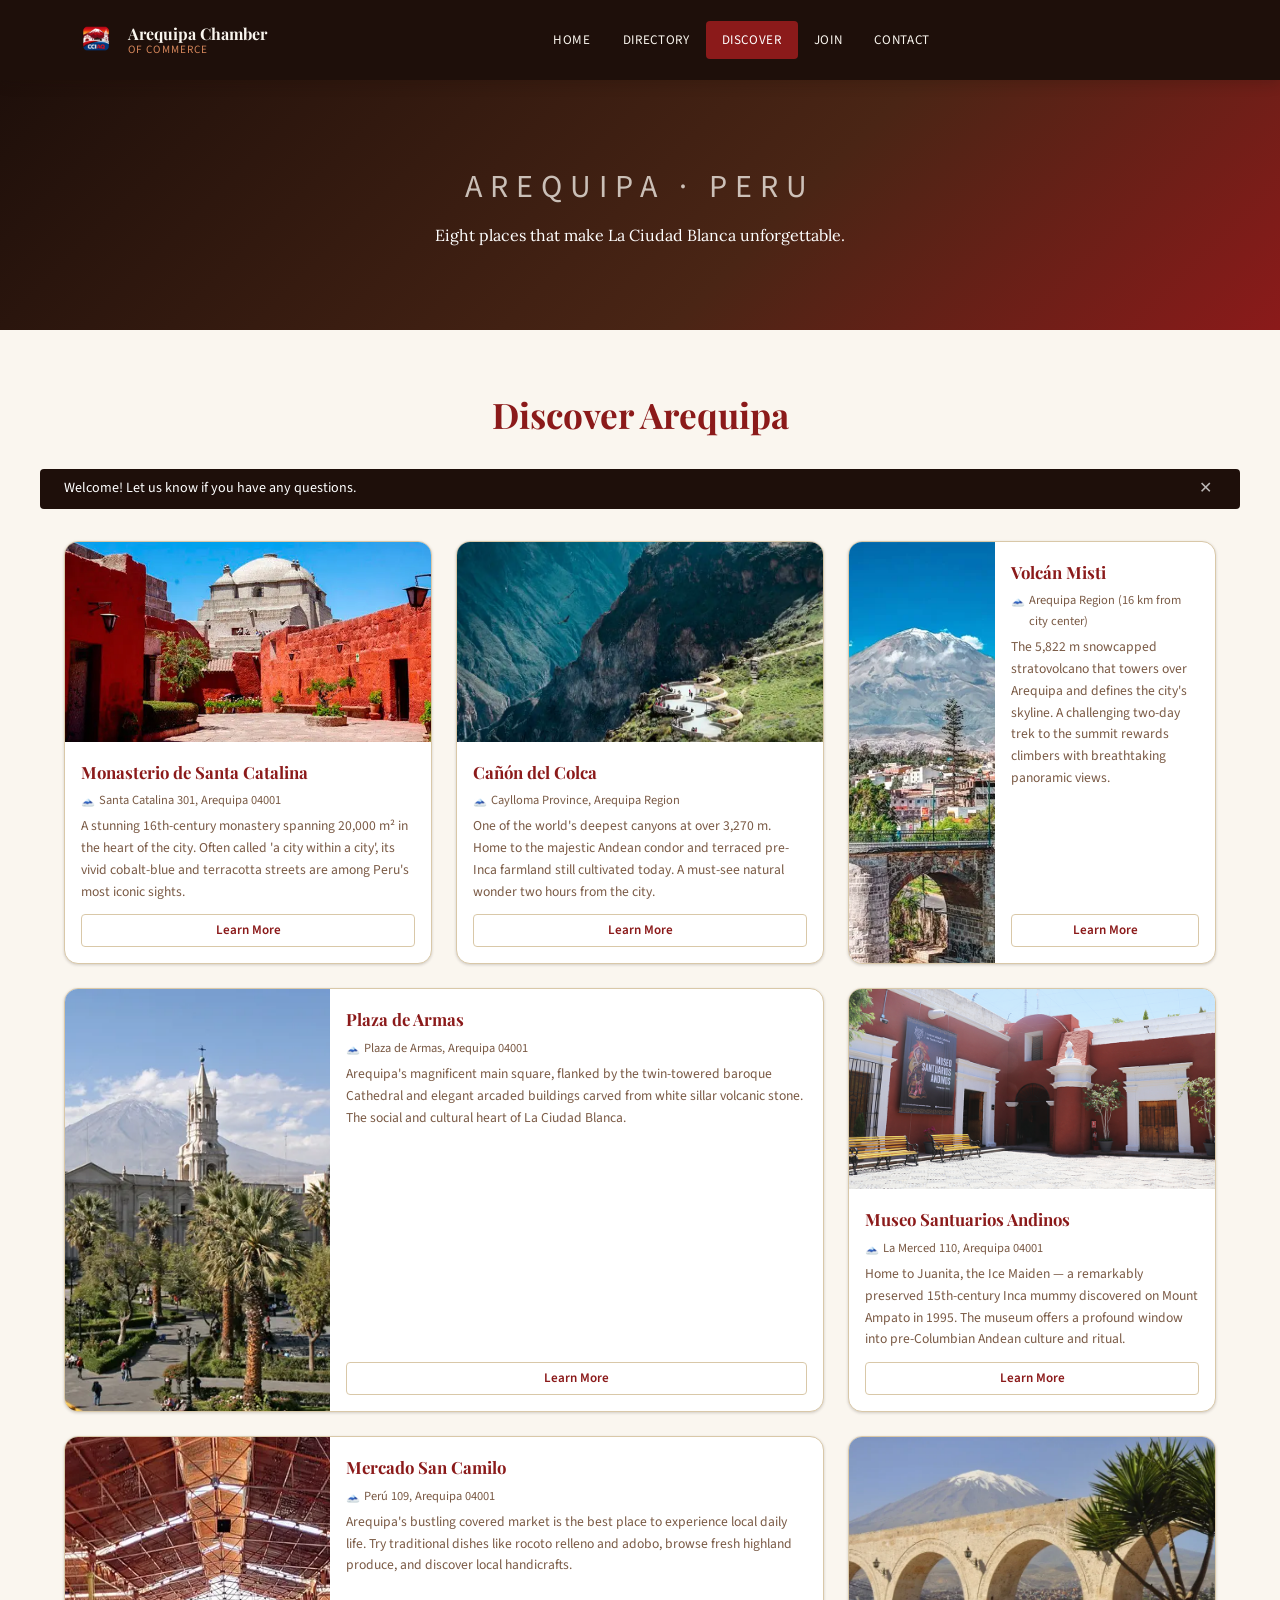
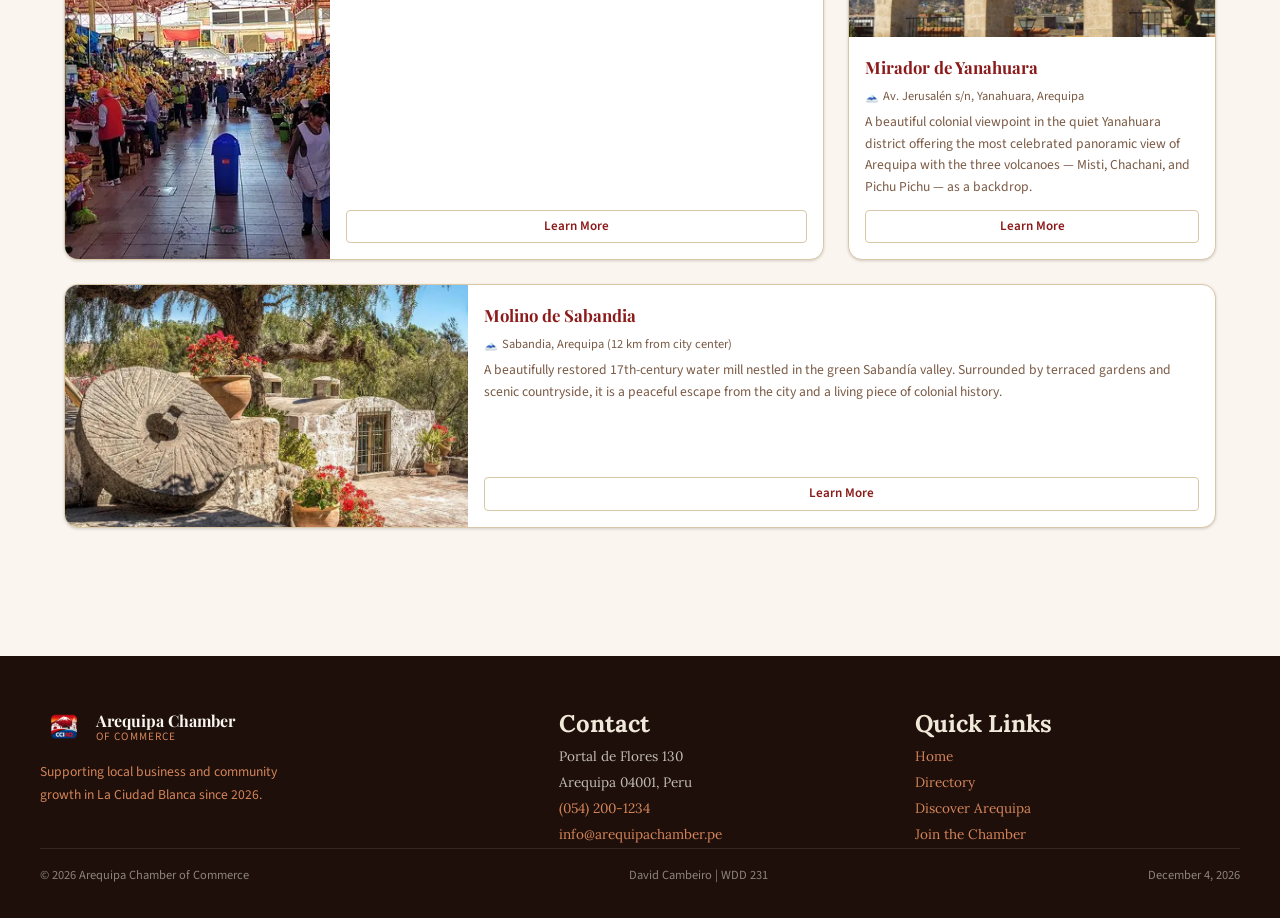
<file: chamber/discover.html>
<!DOCTYPE html>
<html lang="en">
<head>
  <meta charset="UTF-8">
  <meta name="viewport" content="width=device-width, initial-scale=1.0">
  <meta name="description" content="Discover the best places to visit in Arequipa, Peru — La Ciudad Blanca. Explore 8 must-see attractions curated by the Arequipa Chamber of Commerce.">
  <meta name="author" content="WDD 231 Student — Arequipa Chamber Project">
  <title>Discover Arequipa | Arequipa Chamber of Commerce</title>

  <link rel="icon" type="image/x-icon" href="images/favicon.ico" />
  <link rel="icon" type="image/png" sizes="32x32" href="images/favicon-32x32.png" />
  <link rel="apple-touch-icon" sizes="180x180" href="images/apple-touch-icon.png" />
  <link rel="manifest" href="images/site.webmanifest" />

  <meta property="og:title" content="Discover Arequipa | Arequipa Chamber of Commerce">
  <meta property="og:description" content="Explore 8 must-see attractions in La Ciudad Blanca — from the Santa Catalina Monastery to Colca Canyon.">
  <meta property="og:image" content="https://holatodos1427.github.io/wdd231/chamber/images/plaza-armas.webp">
  <meta property="og:url" content="https://holatodos1427.github.io/wdd231/chamber/discover.html">
  <meta property="og:type" content="website">

  <link rel="preconnect" href="https://fonts.googleapis.com" />
  <link rel="preconnect" href="https://fonts.gstatic.com" crossorigin />
  <link href="https://fonts.googleapis.com/css2?family=Lora:ital,wght@0,400;0,600;1,400&family=Playfair+Display:wght@700;800&family=Source+Sans+3:wght@400;600;700&display=swap" rel="stylesheet" />

  <link rel="stylesheet" href="styles/normalize.css" />
  <link rel="stylesheet" href="styles/small.css" />
  <link rel="stylesheet" href="styles/larger.css" />
  <link rel="stylesheet" href="styles/discover.css" />

  <script src="scripts/main.js" defer></script>
  <script src="scripts/discover.js" type="module"></script>
</head>
<body>

  <a href="#discover-main" class="skip-link">Skip to content</a>

  <header id="site-header">
    <div class="header-inner">
      <a href="index.html" class="logo-group" aria-label="Arequipa Chamber — Home">
        <img class="logo-icon" src="images/arequipa-icon.webp" alt="Arequipa Chamber Icon" fetchpriority="high" />
        <div class="logo-text">
          <span class="logo-title">Arequipa Chamber</span>
          <span class="logo-sub">of Commerce</span>
        </div>
      </a>
      <nav id="main-nav" aria-label="Main navigation">
        <ul role="list">
          <li><a href="index.html">Home</a></li>
          <li><a href="directory.html">Directory</a></li>
          <li><a href="discover.html" aria-current="page">Discover</a></li>
          <li><a href="join.html">Join</a></li>
          <li><a href="contact.html">Contact</a></li>
        </ul>
      </nav>
      <button id="menu-toggle" aria-label="Toggle navigation menu" aria-expanded="false" aria-controls="main-nav">
        <span class="bar"></span>
        <span class="bar"></span>
        <span class="bar"></span>
      </button>
    </div>
  </header>

  <div id="directory-hero" role="region" aria-label="Discover page hero">
    <p class="hero-label">Arequipa · Peru</p>
    <p class="hero-subtitle">Eight places that make La Ciudad Blanca unforgettable.</p>
  </div>

  <main id="discover-main">
    <h1 class="page-title">Discover Arequipa</h1>

    <div id="visitor-message" class="visitor-banner" aria-live="polite" hidden>
      <p id="visitor-text"></p>
      <button id="visitor-close" aria-label="Dismiss message">✕</button>
    </div>

    <div id="places-grid" class="places-grid"></div>
  </main>

  <footer id="site-footer">
    <div class="footer-inner">
      <div class="footer-brand">
        <div class="logo-group footer-logo-group">
          <img class="logo-icon" src="images/arequipa-icon.webp" alt="" aria-hidden="true" />
          <div class="logo-text">
            <span class="logo-title">Arequipa Chamber</span>
            <span class="logo-sub">of Commerce</span>
          </div>
        </div>
        <p>Supporting local business and community growth in La Ciudad Blanca since 2026.</p>
      </div>
      <div class="footer-col">
        <h2>Contact</h2>
        <address>
          Portal de Flores 130<br />
          Arequipa 04001, Peru<br />
          <a href="tel:+51542001234">(054) 200-1234</a><br />
          <a href="mailto:info@arequipachamber.pe">info@arequipachamber.pe</a>
        </address>
      </div>
      <div class="footer-col">
        <h2>Quick Links</h2>
        <address>
          <a href="index.html">Home</a><br />
          <a href="directory.html">Directory</a><br />
          <a href="discover.html">Discover Arequipa</a><br />
          <a href="join.html">Join the Chamber</a>
        </address>
      </div>
    </div>
    <div class="footer-bottom">
      <span>© <span id="current-year"></span> Arequipa Chamber of Commerce</span>
      <span>David Cambeiro | WDD 231</span>
      <span id="last-modified"></span>
    </div>
  </footer>

</body>
</html>
</file>
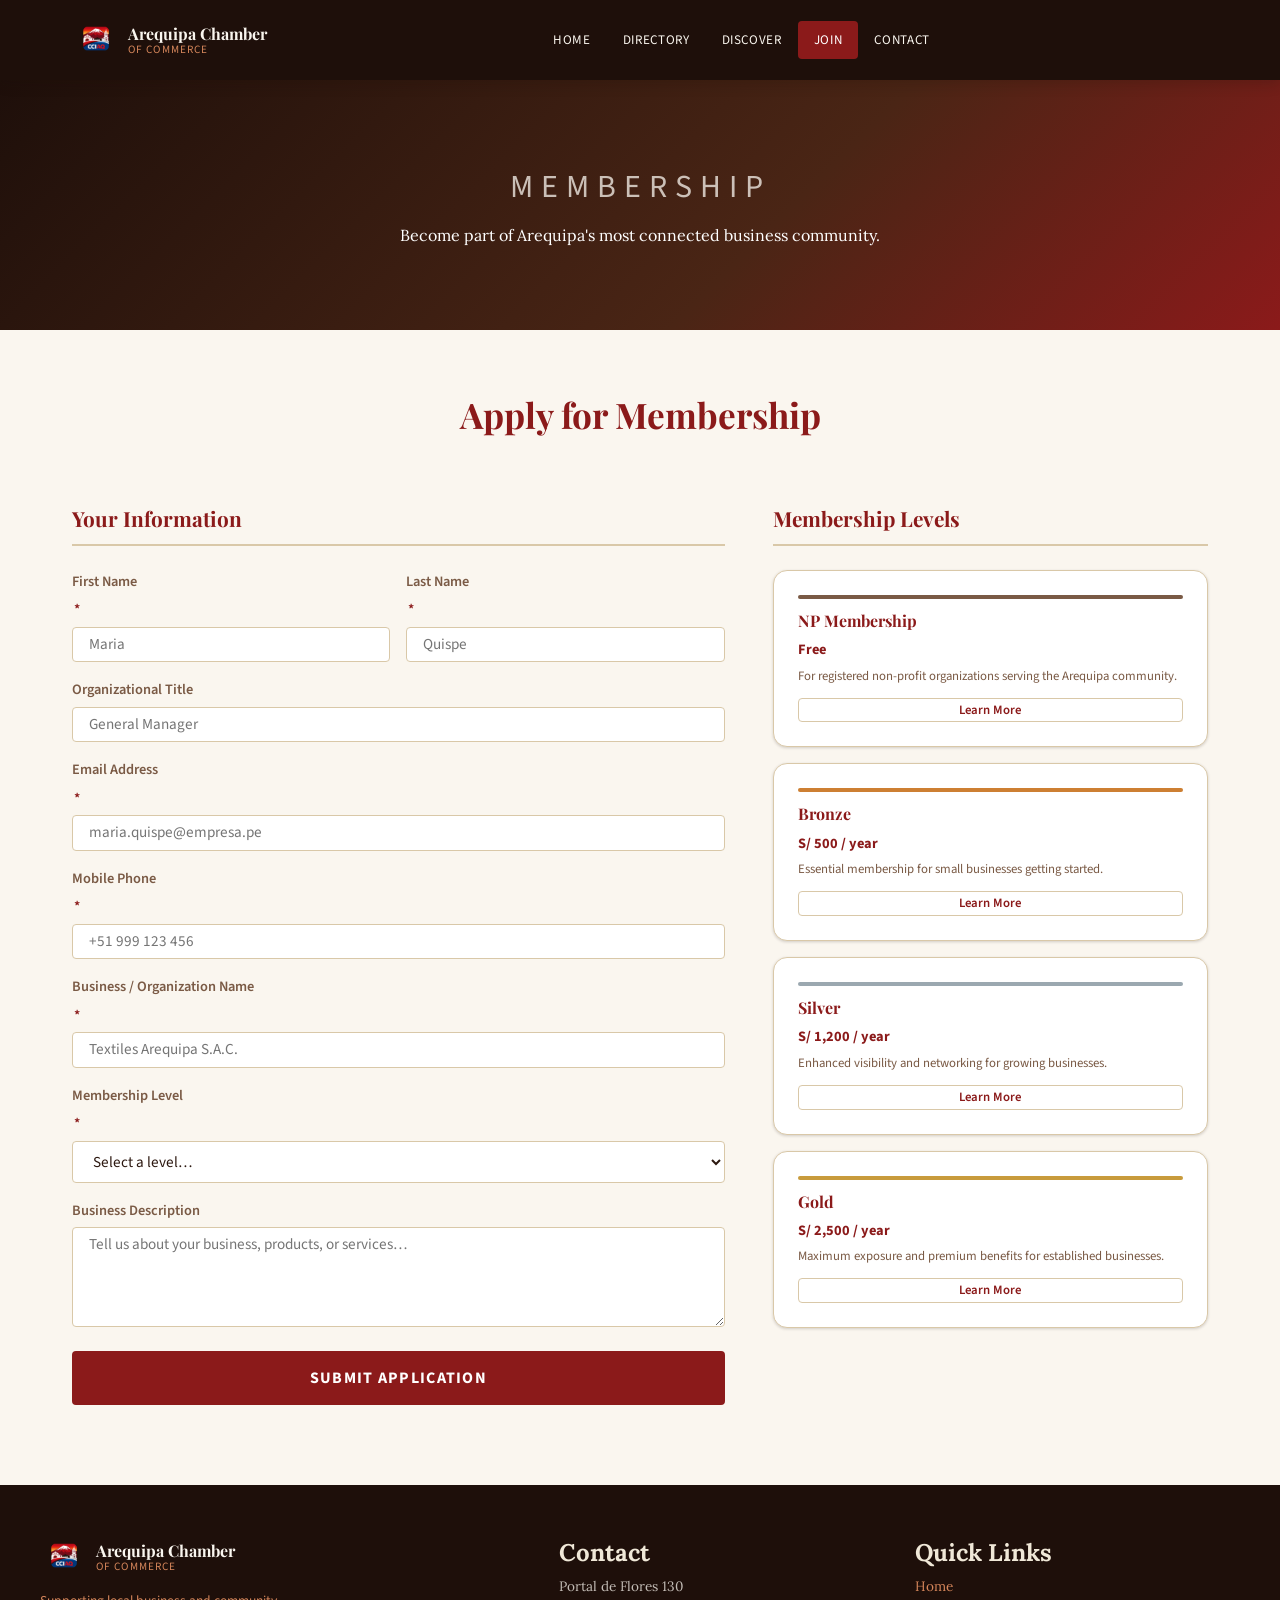
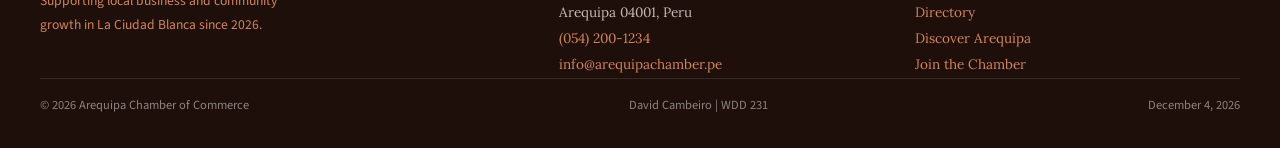
<file: chamber/join.html>
<!DOCTYPE html>
<html lang="en">
<head>
  <meta charset="UTF-8" />
  <meta name="viewport" content="width=device-width, initial-scale=1.0" />
  <meta name="description" content="Join the Arequipa Chamber of Commerce — Apply for membership and grow your business in La Ciudad Blanca." />
  <meta name="author" content="WDD 231 Student — Arequipa Chamber Project" />
  <title>Join | Arequipa Chamber of Commerce</title>

  <link rel="icon" type="image/x-icon" href="images/favicon.ico" />
  <meta property="og:title" content="Join the Arequipa Chamber of Commerce" />
  <meta property="og:description" content="Apply for membership and grow your business in La Ciudad Blanca. Choose from NP, Bronze, Silver, or Gold membership levels." />
  <meta property="og:image" content="https://holatodos1427.github.io/wdd231/chamber/images/arequipa-icon.webp" />
  <meta property="og:url" content="https://holatodos1427.github.io/wdd231/chamber/join.html" />
  <meta property="og:type" content="website" />

  <link rel="preconnect" href="https://fonts.googleapis.com" />
  <link rel="preconnect" href="https://fonts.gstatic.com" crossorigin />
  <link href="https://fonts.googleapis.com/css2?family=Lora:ital,wght@0,400;0,600;1,400&family=Playfair+Display:wght@700;800&family=Source+Sans+3:wght@400;600;700&display=swap" rel="stylesheet" />

  <link rel="stylesheet" href="styles/normalize.css" />
  <link rel="stylesheet" href="styles/small.css" />
  <link rel="stylesheet" href="styles/larger.css" />
  <link rel="stylesheet" href="styles/join.css" />

  <script src="scripts/main.js" defer></script>
  <script src="scripts/join.js" defer></script>
</head>
<body>

  <a href="#join-main" class="skip-link">Skip to form</a>

  <header id="site-header">
    <div class="header-inner">
      <a href="index.html" class="logo-group" aria-label="Arequipa Chamber — Home">
        <img class="logo-icon" src="images/arequipa-icon.webp" alt="Arequipa Chamber Icon" fetchpriority="high" />
        <div class="logo-text">
          <span class="logo-title">Arequipa Chamber</span>
          <span class="logo-sub">of Commerce</span>
        </div>
      </a>
      <nav id="main-nav" aria-label="Main navigation">
        <ul role="list">
          <li><a href="index.html">Home</a></li>
          <li><a href="directory.html">Directory</a></li>
          <li><a href="discover.html">Discover</a></li>
          <li><a href="join.html" aria-current="page">Join</a></li>
          <li><a href="contact.html">Contact</a></li>
        </ul>
      </nav>
      <button id="menu-toggle" aria-label="Toggle navigation menu" aria-expanded="false" aria-controls="main-nav">
        <span class="bar"></span>
        <span class="bar"></span>
        <span class="bar"></span>
      </button>
    </div>
  </header>

  <div id="directory-hero" role="region" aria-label="Join page hero">
    <p class="hero-label">Membership</p>
    <p class="hero-subtitle">Become part of Arequipa's most connected business community.</p>
  </div>

  <main id="join-main">
    <h1 class="page-title">Apply for Membership</h1>

    <div class="join-layout">

      <section class="form-section" aria-labelledby="form-heading">
        <h2 id="form-heading" class="form-heading">Your Information</h2>

        <form
          method="get"
          action="thankyou.html"
          id="application-form"
          novalidate
        >

          <div class="form-row">
            <label for="fname">
              First Name <span class="required" aria-hidden="true">*</span>
              <input
                type="text"
                id="fname"
                name="fname"
                title="Enter your first name"
                autocomplete="given-name"
                required
                placeholder="Maria"
              />
            </label>

            <label for="lname">
              Last Name <span class="required" aria-hidden="true">*</span>
              <input
                type="text"
                id="lname"
                name="lname"
                title="Enter your last name"
                autocomplete="family-name"
                required
                placeholder="Quispe"
              />
            </label>
          </div>

          <label for="org-title">
            Organizational Title
            <input
              type="text"
              id="org-title"
              name="org-title"
              title="Enter your title within your organization (letters, hyphens, spaces, min 7 characters)"
              autocomplete="organization-title"
              pattern="[A-Za-z\- ]{7,}"
              placeholder="General Manager"
            />
          </label>

          <label for="email">
            Email Address <span class="required" aria-hidden="true">*</span>
            <input
              type="email"
              id="email"
              name="email"
              title="Enter a valid email address"
              autocomplete="email"
              required
              placeholder="maria.quispe@empresa.pe"
            />
          </label>

          <label for="phone">
            Mobile Phone <span class="required" aria-hidden="true">*</span>
            <input
              type="tel"
              id="phone"
              name="phone"
              title="Enter your mobile phone number"
              autocomplete="tel"
              required
              placeholder="+51 999 123 456"
            />
          </label>

          <label for="org-name">
            Business / Organization Name <span class="required" aria-hidden="true">*</span>
            <input
              type="text"
              id="org-name"
              name="org-name"
              title="Enter your business or organization name"
              autocomplete="organization"
              required
              placeholder="Textiles Arequipa S.A.C."
            />
          </label>

          <label for="membership">
            Membership Level <span class="required" aria-hidden="true">*</span>
            <select id="membership" name="membership" title="Select a membership level" required>
              <option value="" disabled selected>Select a level…</option>
              <option value="np">NP Membership — Non-Profit (Free)</option>
              <option value="bronze">Bronze Membership</option>
              <option value="silver">Silver Membership</option>
              <option value="gold">Gold Membership</option>
            </select>
          </label>

          <label for="description">
            Business Description
            <textarea
              id="description"
              name="description"
              title="Briefly describe your business or organization"
              rows="4"
              placeholder="Tell us about your business, products, or services…"
            ></textarea>
          </label>

          <input type="hidden" id="timestamp" name="timestamp" />

          <input type="submit" value="Submit Application" class="btn-submit" />

        </form>
      </section>

      <aside class="membership-cards" aria-label="Membership levels">
        <h2 class="form-heading">Membership Levels</h2>

        <div class="cards-grid">

          <div class="level-card level-np">
            <h3 class="level-name">NP Membership</h3>
            <p class="level-fee">Free</p>
            <p class="level-desc">For registered non-profit organizations serving the Arequipa community.</p>
            <button class="btn-info" data-modal="modal-np" aria-haspopup="dialog">
              Learn More
            </button>
          </div>

          <div class="level-card level-bronze">
            <h3 class="level-name">Bronze</h3>
            <p class="level-fee">S/ 500 / year</p>
            <p class="level-desc">Essential membership for small businesses getting started.</p>
            <button class="btn-info" data-modal="modal-bronze" aria-haspopup="dialog">
              Learn More
            </button>
          </div>

          <div class="level-card level-silver">
            <h3 class="level-name">Silver</h3>
            <p class="level-fee">S/ 1,200 / year</p>
            <p class="level-desc">Enhanced visibility and networking for growing businesses.</p>
            <button class="btn-info" data-modal="modal-silver" aria-haspopup="dialog">
              Learn More
            </button>
          </div>

          <div class="level-card level-gold">
            <h3 class="level-name">Gold</h3>
            <p class="level-fee">S/ 2,500 / year</p>
            <p class="level-desc">Maximum exposure and premium benefits for established businesses.</p>
            <button class="btn-info" data-modal="modal-gold" aria-haspopup="dialog">
              Learn More
            </button>
          </div>

        </div>
      </aside>
    </div>
  </main>


  <dialog id="modal-np" aria-labelledby="modal-np-title">
    <div class="modal-inner">
      <button class="modal-close" aria-label="Close dialog">✕</button>
      <h2 id="modal-np-title" class="modal-title">NP Membership</h2>
      <p class="modal-fee">Free</p>
      <ul class="modal-benefits">
        <li>Chamber directory listing</li>
        <li>Access to monthly networking events</li>
        <li>Chamber newsletter subscription</li>
        <li>Access to member resources portal</li>
      </ul>
    </div>
  </dialog>

  <dialog id="modal-bronze" aria-labelledby="modal-bronze-title">
    <div class="modal-inner">
      <button class="modal-close" aria-label="Close dialog">✕</button>
      <h2 id="modal-bronze-title" class="modal-title">Bronze Membership</h2>
      <p class="modal-fee">S/ 500 / year</p>
      <ul class="modal-benefits">
        <li>All NP benefits</li>
        <li>Enhanced directory listing with logo</li>
        <li>2 sponsored event tickets per year</li>
        <li>10% discount on chamber events</li>
        <li>Business training workshops</li>
      </ul>
    </div>
  </dialog>

  <dialog id="modal-silver" aria-labelledby="modal-silver-title">
    <div class="modal-inner">
      <button class="modal-close" aria-label="Close dialog">✕</button>
      <h2 id="modal-silver-title" class="modal-title">Silver Membership</h2>
      <p class="modal-fee">S/ 1,200 / year</p>
      <ul class="modal-benefits">
        <li>All Bronze benefits</li>
        <li>Spotlight feature on home page</li>
        <li>Social media promotion (monthly)</li>
        <li>5 sponsored event tickets per year</li>
        <li>20% discount on chamber events</li>
        <li>Priority directory placement</li>
      </ul>
    </div>
  </dialog>

  <dialog id="modal-gold" aria-labelledby="modal-gold-title">
    <div class="modal-inner">
      <button class="modal-close" aria-label="Close dialog">✕</button>
      <h2 id="modal-gold-title" class="modal-title">Gold Membership</h2>
      <p class="modal-fee">S/ 2,500 / year</p>
      <ul class="modal-benefits">
        <li>All Silver benefits</li>
        <li>Premium spotlight on home page</li>
        <li>Weekly social media promotion</li>
        <li>Unlimited event tickets</li>
        <li>30% discount on all events</li>
        <li>Logo on chamber printed materials</li>
        <li>Dedicated account manager</li>
      </ul>
    </div>
  </dialog>

  <footer id="site-footer">
    <div class="footer-inner">
      <div class="footer-brand">
        <div class="logo-group footer-logo-group">
          <img class="logo-icon" src="images/arequipa-icon.webp" alt="" aria-hidden="true" />
          <div class="logo-text">
            <span class="logo-title">Arequipa Chamber</span>
            <span class="logo-sub">of Commerce</span>
          </div>
        </div>
        <p>Supporting local business and community growth in La Ciudad Blanca since 2026.</p>
      </div>
      <div class="footer-col">
        <h2>Contact</h2>
        <address>
          Portal de Flores 130<br />
          Arequipa 04001, Peru<br />
          <a href="tel:+51542001234">(054) 200-1234</a><br />
          <a href="mailto:info@arequipachamber.pe">info@arequipachamber.pe</a>
        </address>
      </div>
      <div class="footer-col">
        <h2>Quick Links</h2>
        <address>
          <a href="index.html">Home</a><br />
          <a href="directory.html">Directory</a><br />
          <a href="discover.html">Discover Arequipa</a><br />
          <a href="join.html">Join the Chamber</a>
        </address>
      </div>
    </div>
    <div class="footer-bottom">
      <span>© <span id="current-year"></span> Arequipa Chamber of Commerce</span>
      <span>David Cambeiro | WDD 231</span>
      <span id="last-modified"></span>
    </div>
  </footer>

</body>
</html>
</file>
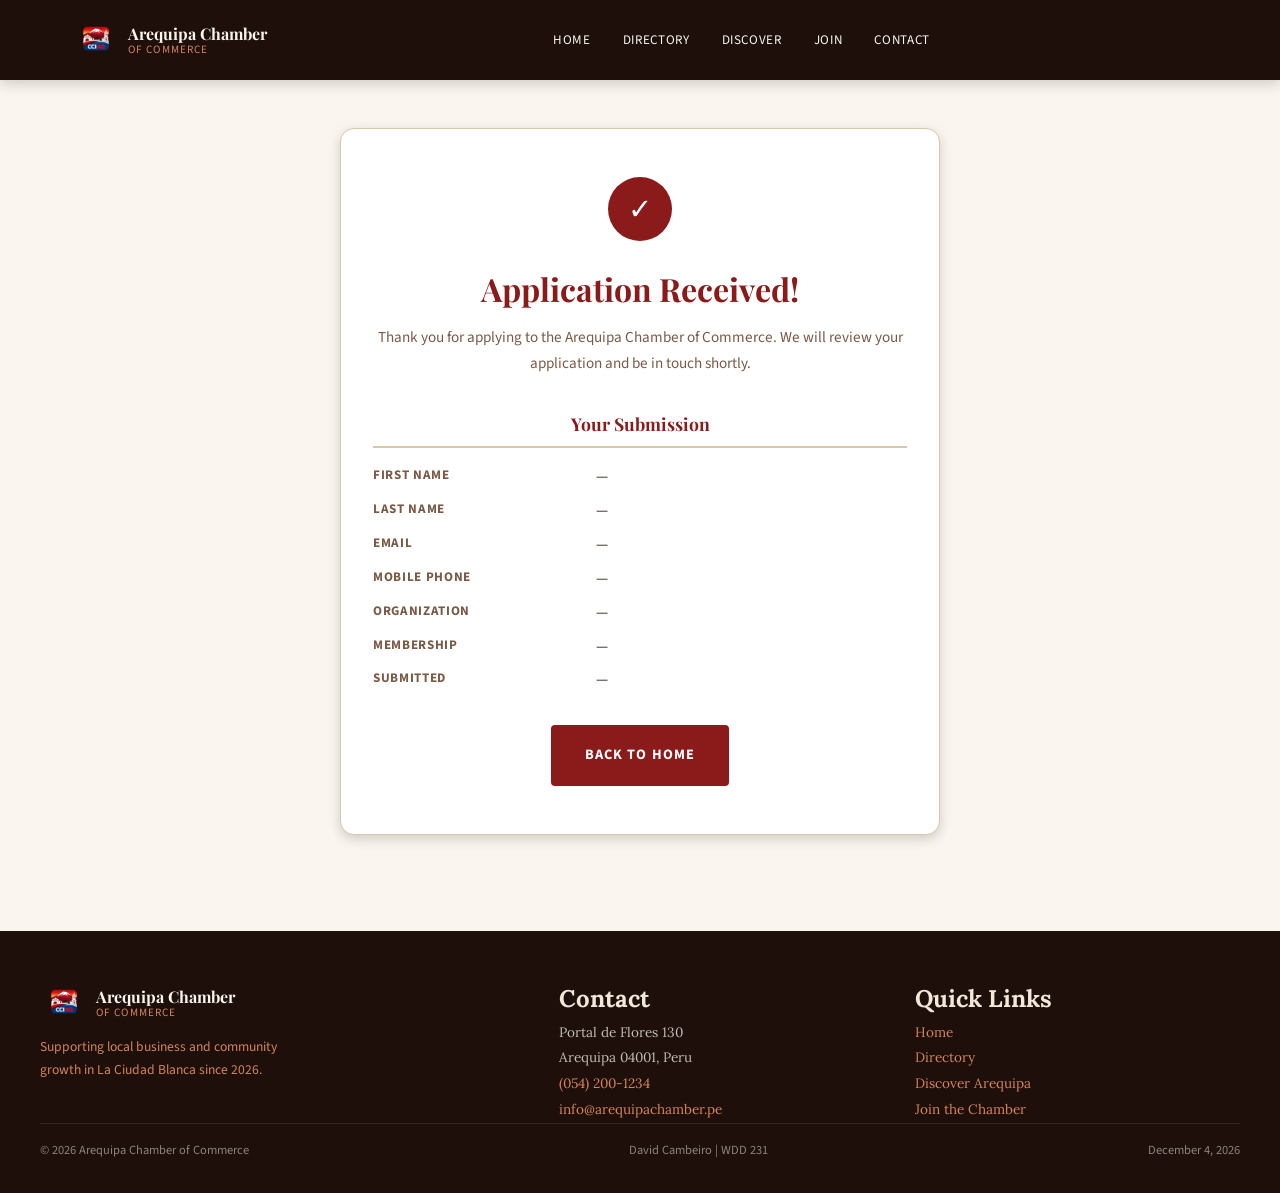
<file: chamber/thankyou.html>
<!DOCTYPE html>
<html lang="en">
<head>
  <meta charset="UTF-8" />
  <meta name="viewport" content="width=device-width, initial-scale=1.0" />
  <meta name="description" content="Thank you for applying to the Arequipa Chamber of Commerce." />
  <meta name="author" content="WDD 231 Student — Arequipa Chamber Project" />
  <title>Thank You | Arequipa Chamber of Commerce</title>

  <link rel="icon" type="image/x-icon" href="images/favicon.ico" />
  <link rel="preconnect" href="https://fonts.googleapis.com" />
  <link rel="preconnect" href="https://fonts.gstatic.com" crossorigin />
  <link href="https://fonts.googleapis.com/css2?family=Lora:ital,wght@0,400;0,600;1,400&family=Playfair+Display:wght@700;800&family=Source+Sans+3:wght@400;600;700&display=swap" rel="stylesheet" />

  <link rel="stylesheet" href="styles/normalize.css" />
  <link rel="stylesheet" href="styles/small.css" />
  <link rel="stylesheet" href="styles/larger.css" />
  <link rel="stylesheet" href="styles/join.css" />

  <script src="scripts/main.js" defer></script>
  <script src="scripts/thankyou.js" defer></script>
</head>
<body>

  <a href="#thankyou-main" class="skip-link">Skip to content</a>

  <header id="site-header">
    <div class="header-inner">
      <a href="index.html" class="logo-group" aria-label="Arequipa Chamber — Home">
        <img class="logo-icon" src="images/arequipa-icon.webp" alt="Arequipa Chamber Icon" fetchpriority="high" />
        <div class="logo-text">
          <span class="logo-title">Arequipa Chamber</span>
          <span class="logo-sub">of Commerce</span>
        </div>
      </a>
      <nav id="main-nav" aria-label="Main navigation">
        <ul role="list">
          <li><a href="index.html">Home</a></li>
          <li><a href="directory.html">Directory</a></li>
          <li><a href="discover.html">Discover</a></li>
          <li><a href="join.html">Join</a></li>
          <li><a href="contact.html">Contact</a></li>
        </ul>
      </nav>
      <button id="menu-toggle" aria-label="Toggle navigation menu" aria-expanded="false" aria-controls="main-nav">
        <span class="bar"></span>
        <span class="bar"></span>
        <span class="bar"></span>
      </button>
    </div>
  </header>

  <main id="thankyou-main">
    <div class="thankyou-card">

      <div class="thankyou-icon" aria-hidden="true">✓</div>
      <h1 class="thankyou-heading">Application Received!</h1>
      <p class="thankyou-sub">Thank you for applying to the Arequipa Chamber of Commerce. We will review your application and be in touch shortly.</p>

      <section class="submission-summary" aria-labelledby="summary-heading">
        <h2 id="summary-heading" class="summary-heading">Your Submission</h2>
        <dl class="summary-list" id="summary-list">
          <!-- Populated by thankyou.js -->
        </dl>
      </section>

      <a href="index.html" class="btn-cta-thankyou">Back to Home</a>

    </div>
  </main>

  <footer id="site-footer">
    <div class="footer-inner">
      <div class="footer-brand">
        <div class="logo-group footer-logo-group">
          <img class="logo-icon" src="images/arequipa-icon.webp" alt="" aria-hidden="true" />
          <div class="logo-text">
            <span class="logo-title">Arequipa Chamber</span>
            <span class="logo-sub">of Commerce</span>
          </div>
        </div>
        <p>Supporting local business and community growth in La Ciudad Blanca since 2026.</p>
      </div>
      <div class="footer-col">
        <h2>Contact</h2>
        <address>
          Portal de Flores 130<br />
          Arequipa 04001, Peru<br />
          <a href="tel:+51542001234">(054) 200-1234</a><br />
          <a href="mailto:info@arequipachamber.pe">info@arequipachamber.pe</a>
        </address>
      </div>
      <div class="footer-col">
        <h2>Quick Links</h2>
        <address>
          <a href="index.html">Home</a><br />
          <a href="directory.html">Directory</a><br />
          <a href="discover.html">Discover Arequipa</a><br />
          <a href="join.html">Join the Chamber</a>
        </address>
      </div>
    </div>
    <div class="footer-bottom">
      <span>© <span id="current-year"></span> Arequipa Chamber of Commerce</span>
      <span>David Cambeiro | WDD 231</span>
      <span id="last-modified"></span>
    </div>
  </footer>

</body>
</html>
</file>
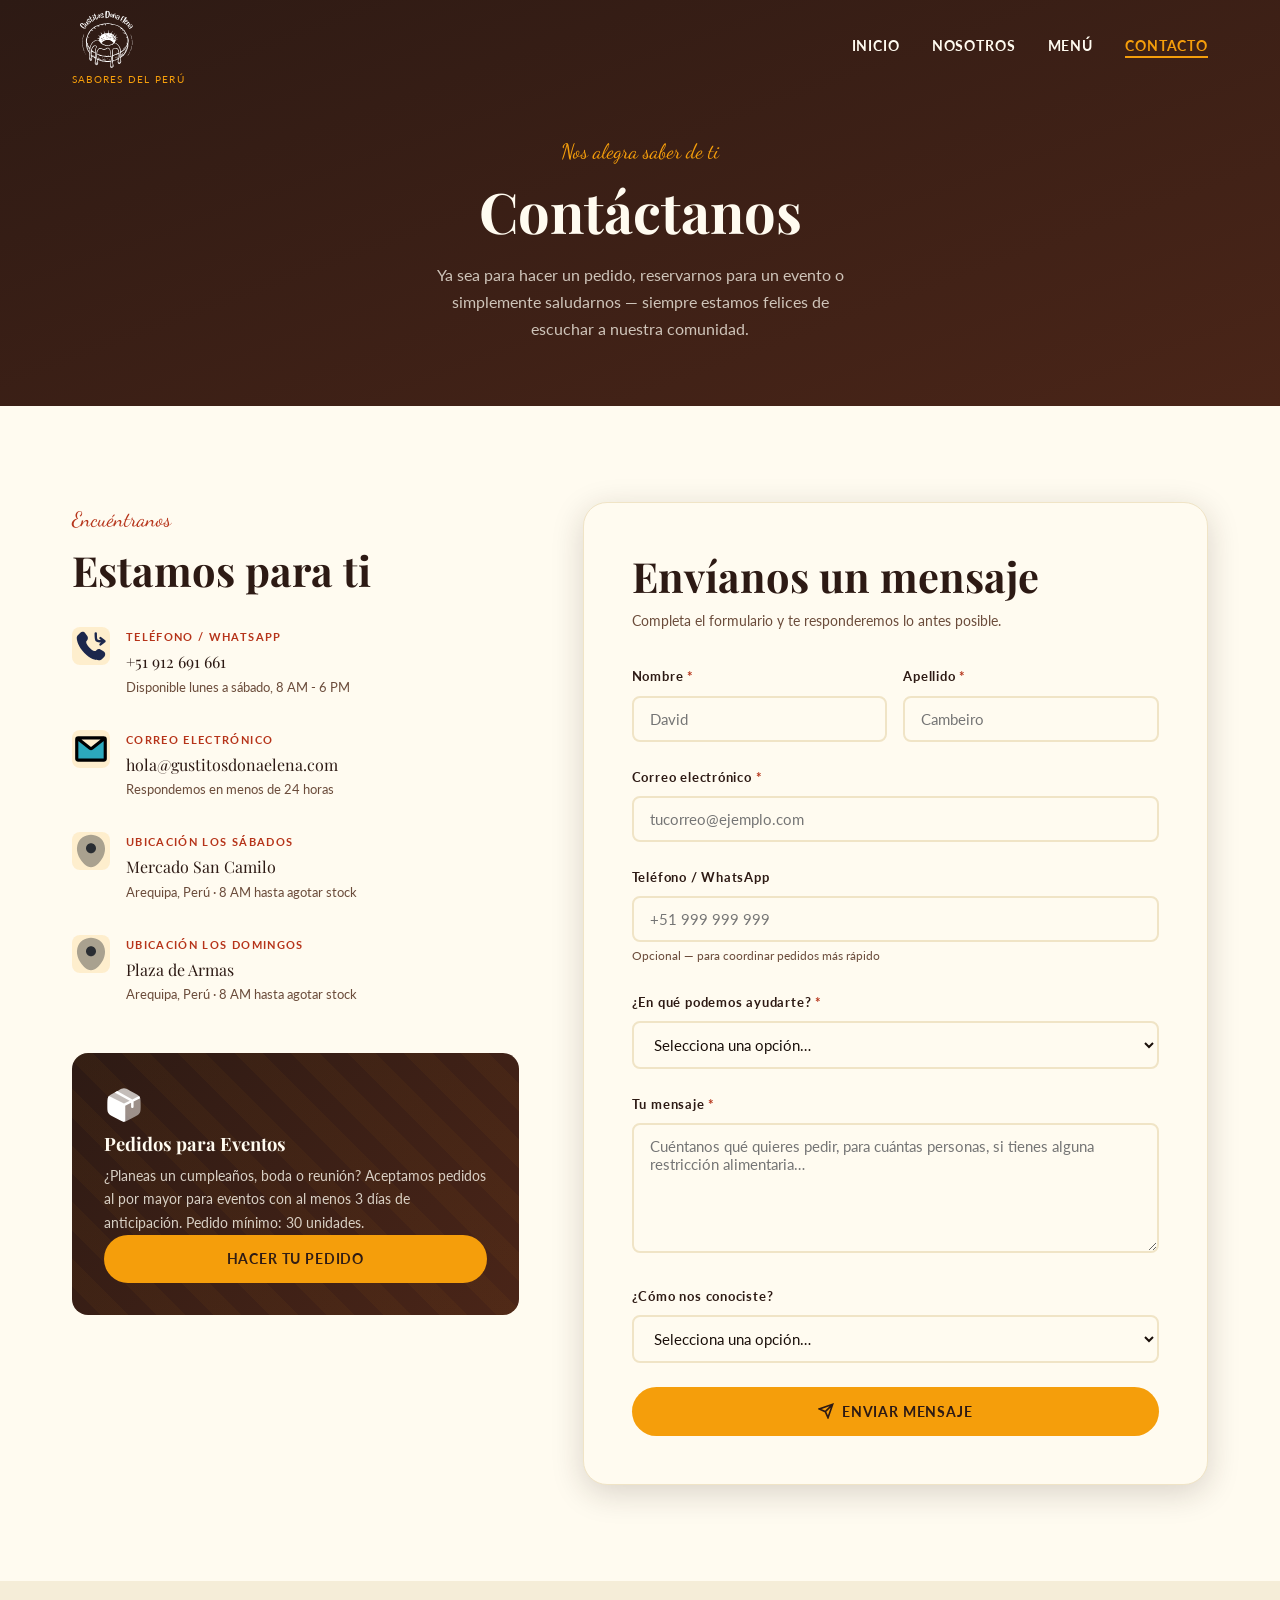
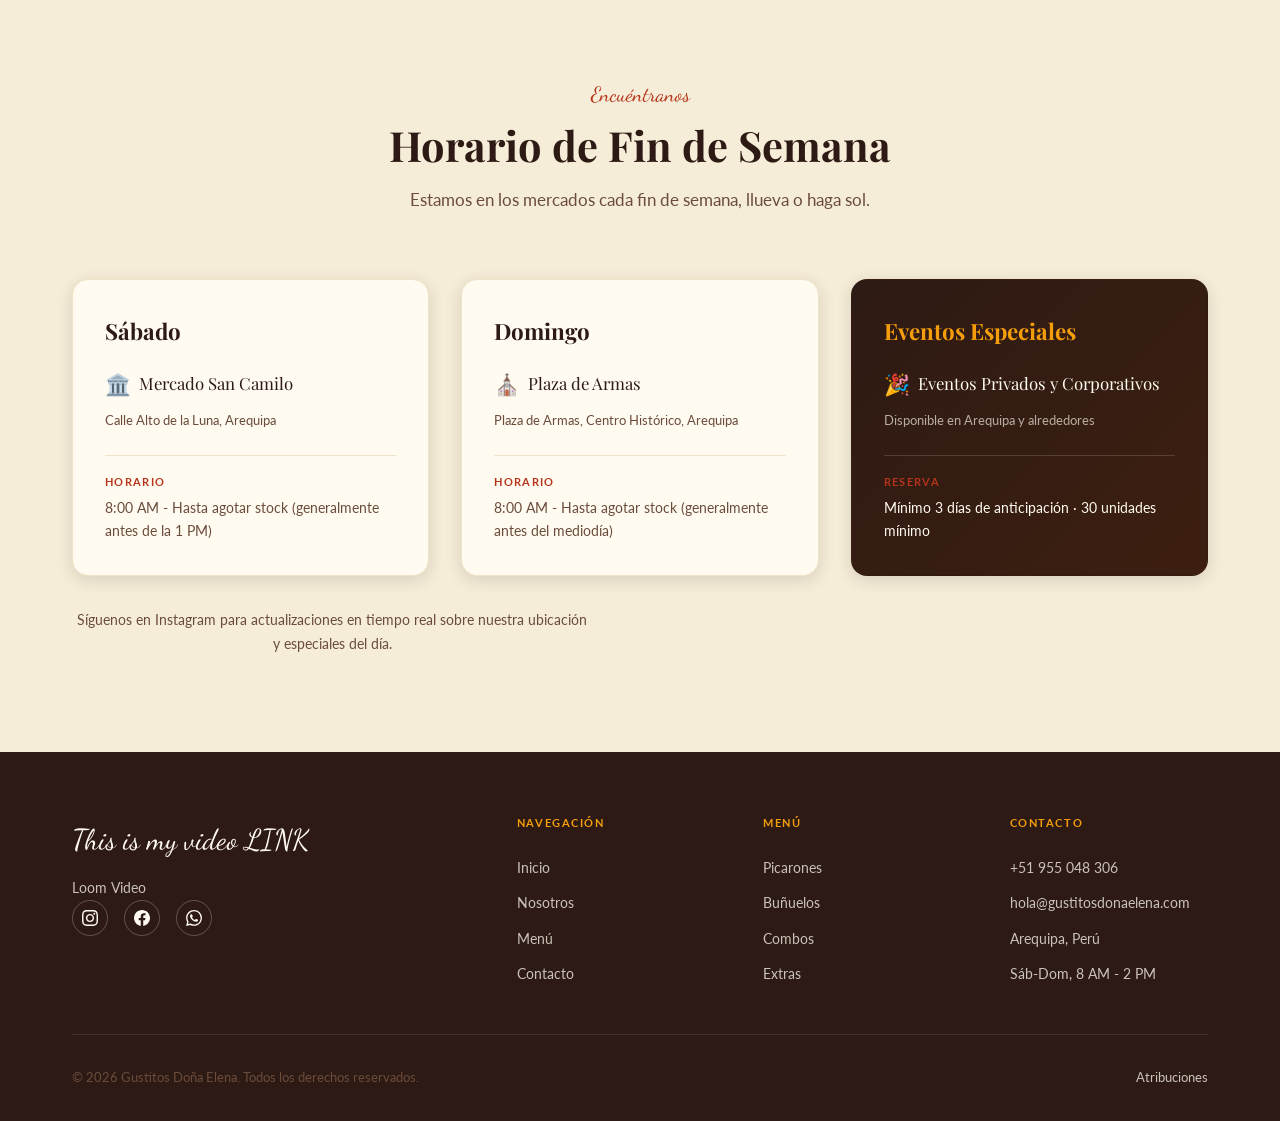
<file: finalProject/contact.html>
<!DOCTYPE html>
<html lang="es">
<head>
  <meta charset="UTF-8" />
  <meta name="viewport" content="width=device-width, initial-scale=1.0" />
  <meta name="description" content="Contacta a Gustitos Doña Elena para hacer pedidos, consultar sobre catering o encontrar nuestras ubicaciones de fin de semana en Arequipa, Perú." />
  <meta name="author" content="Gustitos Doña Elena" />
  <meta property="og:title" content="Contáctanos — Gustitos Doña Elena" />
  <meta property="og:description" content="Escríbenos para hacer pedidos, organizar catering o saber dónde estaremos este fin de semana en Arequipa." />
  <meta property="og:type" content="website" />
  <meta property="og:url" content="https://gustitosdonaelena.com/contact.html" />
  <meta property="og:image" content="https://holatodos1427.github.io/wdd231/finalProject/images/gustitos_logo.svg" />
  <title>Contáctanos — Gustitos Doña Elena</title>
  <link rel="preconnect" href="https://fonts.googleapis.com" />
  <link rel="preconnect" href="https://fonts.gstatic.com" crossorigin />
  <link href="https://fonts.googleapis.com/css2?family=Playfair+Display:ital,wght@0,400;0,700;0,900;1,400&family=Dancing+Script:wght@500;700&family=Lato:wght@400;700&display=swap" rel="stylesheet" />
  <link rel="stylesheet" href="styles/tokens.css" />
  <link rel="stylesheet" href="styles/normalize.css" />
  <link rel="stylesheet" href="styles/main.css" />
  <link rel="stylesheet" href="styles/large.css" />
  <link rel="stylesheet" href="styles/small.css" />
  <link rel="stylesheet" href="styles/contact.css" />
  <link rel="icon" type="image/svg+xml" href="images/favicon.svg" />
</head>
<body>

  <header class="site-header" id="site-header">
    <div class="container">
      <nav class="nav" aria-label="Navegación principal">
        <a href="index.html" class="nav-logo" aria-label="Gustitos Doña Elena — Inicio">
          <span class="nav-logo-name">
            <img src="images/gustitos_logo.svg" alt="Gustitos Doña Elena" class="nav-logo-image" />
          </span>
          <span class="nav-logo-tagline">Sabores del Perú</span>
        </a>
        <button class="nav-toggle" id="nav-toggle" aria-expanded="false" aria-controls="nav-menu" aria-label="Abrir o cerrar el menú de navegación">
          <span></span><span></span><span></span>
        </button>
        <div class="nav-menu" id="nav-menu">
          <ul class="nav-list" >
            <li><a href="index.html" class="nav-link">Inicio</a></li>
            <li><a href="about.html" class="nav-link">Nosotros</a></li>
            <li><a href="menu.html" class="nav-link">Menú</a></li>
            <li><a href="contact.html" class="nav-link" aria-current="page">Contacto</a></li>
          </ul>
        </div>
      </nav>
    </div>
  </header>

  <main>

    <section class="contact-hero" aria-labelledby="contact-hero-heading">
      <div class="container">
        <span class="section-eyebrow color-amber">Nos alegra saber de ti</span>
        <h1 class="contact-hero-title" id="contact-hero-heading">Contáctanos</h1>
        <p class="contact-hero-subtitle">
          Ya sea para hacer un pedido, reservarnos para un evento o simplemente saludarnos —
          siempre estamos felices de escuchar a nuestra comunidad.
        </p>
      </div>
    </section>

    <section class="section" aria-labelledby="contact-section-heading">
      <div class="container">
        <h2 class="visually-hidden" id="contact-section-heading">Información de contacto y formulario de pedido</h2>
        <div class="contact-layout">

          <aside class="contact-info" aria-label="Información de contacto">
            <span class="section-eyebrow">Encuéntranos</span>
            <h2 class="contact-info-heading">Estamos para ti</h2>

            <div class="contact-info-item reveal reveal-delay-1">
              <span class="contact-info-icon" aria-hidden="true"><img src="images/sgv/call-dropped-svgrepo-com.svg" alt="calldropped"></span>
              <div>
                <span class="contact-info-label">Teléfono / WhatsApp</span>
                <a href="tel:+51912691661" class="contact-info-value">+51 912 691 661</a>
                <p class="contact-info-sub">Disponible lunes a sábado, 8 AM - 6 PM</p>
              </div>
            </div>

            <div class="contact-info-item reveal reveal-delay-2">
              <span class="contact-info-icon" aria-hidden="true"><img src="images/sgv/email-svgrepo-com.svg" alt="envelope"></span>
              <div>
                <span class="contact-info-label">Correo electrónico</span>
                <a href="mailto:hola@gustitosdonaelena.com" class="contact-info-value">hola@gustitosdonaelena.com</a>
                <p class="contact-info-sub">Respondemos en menos de 24 horas</p>
              </div>
            </div>

            <div class="contact-info-item reveal reveal-delay-3">
              <span class="contact-info-icon" aria-hidden="true"><img src="images/sgv/location-svgrepo-com.svg" alt="map pin"></span>
              <div>
                <span class="contact-info-label">Ubicación los sábados</span>
                <span class="contact-info-value">Mercado San Camilo</span>
                <p class="contact-info-sub">Arequipa, Perú · 8 AM hasta agotar stock</p>
              </div>
            </div>

            <div class="contact-info-item reveal reveal-delay-4">
              <span class="contact-info-icon" aria-hidden="true"><img src="images/sgv/location-svgrepo-com.svg" alt="map pin"></span>
              <div>
                <span class="contact-info-label">Ubicación los domingos</span>
                <span class="contact-info-value">Plaza de Armas</span>
                <p class="contact-info-sub">Arequipa, Perú · 8 AM hasta agotar stock</p>
              </div>
            </div>

            <div class="contact-preorder reveal">
              <span class="contact-preorder-icon" aria-hidden="true"><img src="images/sgv/box-svgrepo-com.svg" alt="package"></span>
              <h3 class="contact-preorder-title">Pedidos para Eventos</h3>
              <p class="contact-preorder-text">
                ¿Planeas un cumpleaños, boda o reunión? Aceptamos pedidos al por mayor para eventos
                con al menos 3 días de anticipación. Pedido mínimo: 30 unidades.
              </p>
              <a href="#order-form" class="button button-primary button-full-width margin-top-medium">
                Hacer tu Pedido
              </a>
            </div>
          </aside>

          <div class="reveal reveal-right">
            <div class="contact-form" id="order-form" aria-labelledby="form-heading">
              <h2 id="form-heading" class="margin-bottom-small">Envíanos un mensaje</h2>
              <p class="form-intro-text">Completa el formulario y te responderemos lo antes posible.</p>

              <form id="contact-form" action="form-success.html" method="get" novalidate>

                <div class="form-row">
                  <div class="form-group">
                    <label class="form-label" for="first-name">
                      Nombre <span aria-hidden="true">*</span>
                    </label>
                    <input
                      type="text"
                      id="first-name"
                      name="firstName"
                      class="form-input"
                      placeholder="David"
                      required
                      autocomplete="given-name"
                      aria-required="true"
                    />
                    <span class="form-error" id="first-name-error" role="alert">Por favor ingresa tu nombre.</span>
                  </div>
                  <div class="form-group">
                    <label class="form-label" for="last-name">
                      Apellido <span aria-hidden="true">*</span>
                    </label>
                    <input
                      type="text"
                      id="last-name"
                      name="lastName"
                      class="form-input"
                      placeholder="Cambeiro"
                      required
                      autocomplete="family-name"
                      aria-required="true"
                    />
                    <span class="form-error" id="last-name-error" role="alert">Por favor ingresa tu apellido.</span>
                  </div>
                </div>

                <div class="form-group">
                  <label class="form-label" for="email">
                    Correo electrónico <span aria-hidden="true">*</span>
                  </label>
                  <input
                    type="email"
                    id="email"
                    name="email"
                    class="form-input"
                    placeholder="tucorreo@ejemplo.com"
                    required
                    autocomplete="email"
                    aria-required="true"
                  />
                  <span class="form-error" id="email-error" role="alert">Por favor ingresa un correo electrónico válido.</span>
                </div>

                <div class="form-group">
                  <label class="form-label" for="phone">
                    Teléfono / WhatsApp
                  </label>
                  <input
                    type="tel"
                    id="phone"
                    name="phone"
                    class="form-input"
                    placeholder="+51 999 999 999"
                    autocomplete="tel"
                  />
                  <span class="form-hint">Opcional — para coordinar pedidos más rápido</span>
                </div>

                <div class="form-group">
                  <label class="form-label" for="inquiry-type">
                    ¿En qué podemos ayudarte? <span aria-hidden="true">*</span>
                  </label>
                  <select
                    id="inquiry-type"
                    name="inquiryType"
                    class="form-select"
                    required
                    aria-required="true"
                  >
                    <option value="" disabled selected>Selecciona una opción…</option>
                    <option value="order">Hacer un pedido regular</option>
                    <option value="event">Pedido para evento</option>
                    <option value="custom">Solicitud de postre personalizado</option>
                    <option value="location">Encontrar nuestra ubicación de fin de semana</option>
                    <option value="other">Otra consulta</option>
                  </select>
                  <span class="form-error" id="inquiry-error" role="alert">Por favor selecciona un tipo de consulta.</span>
                </div>

                <div class="form-group" id="event-date-group" hidden>
                  <label class="form-label" for="event-date">
                    Fecha del evento
                  </label>
                  <input
                    type="date"
                    id="event-date"
                    name="eventDate"
                    class="form-input"
                  />
                  <span class="form-hint">Se requiere un mínimo de 3 días de anticipación para pedidos de eventos</span>
                </div>

                <div class="form-group">
                  <label class="form-label" for="message">
                    Tu mensaje <span aria-hidden="true">*</span>
                  </label>
                  <textarea
                    id="message"
                    name="message"
                    class="form-textarea"
                    placeholder="Cuéntanos qué quieres pedir, para cuántas personas, si tienes alguna restricción alimentaria…"
                    required
                    aria-required="true"
                    rows="5"
                  ></textarea>
                  <span class="form-error" id="message-error" role="alert">Por favor escribe un mensaje para que podamos ayudarte.</span>
                </div>

                <div class="form-group">
                  <label class="form-label" for="how-found">
                    ¿Cómo nos conociste?
                  </label>
                  <select id="how-found" name="howFound" class="form-select">
                    <option value="" disabled selected>Selecciona una opción…</option>
                    <option value="instagram">Instagram</option>
                    <option value="facebook">Facebook</option>
                    <option value="friend">Amigo o familiar</option>
                    <option value="market">Nos viste en el mercado</option>
                    <option value="google">Búsqueda en Google</option>
                    <option value="other">Otro</option>
                  </select>
                </div>

                <div class="form-preferences" id="form-preferences" hidden>
                  <div class="form-preference-badge">
                    <span aria-hidden="true">⭐</span>
                    Guardando tus preferencias para la próxima vez
                  </div>
                </div>

                <button type="submit" class="button button-primary button-submit">
                  <svg viewBox="0 0 24 24" fill="none" stroke="currentColor" stroke-width="2.5" width="18" height="18" aria-hidden="true"><path d="M22 2 11 13M22 2 15 22l-4-9-9-4 20-7z"/></svg>
                  Enviar Mensaje
                </button>

              </form>
            </div>
          </div>

        </div>
      </div>
    </section>

    <section class="section section-alt" aria-labelledby="schedule-heading">
      <div class="container">
        <div class="section-header">
          <span class="section-eyebrow">Encuéntranos</span>
          <h2 class="section-title" id="schedule-heading">Horario de Fin de Semana</h2>
          <p class="section-subtitle">Estamos en los mercados cada fin de semana, llueva o haga sol.</p>
        </div>

        <div class="schedule-grid reveal">
          <div class="schedule-card reveal reveal-delay-1">
            <div class="schedule-card-day">Sábado</div>
            <div class="schedule-card-location">
              <span class="schedule-card-icon" aria-hidden="true">🏛️</span>
              <span>Mercado San Camilo</span>
            </div>
            <p class="schedule-card-address">Calle Alto de la Luna, Arequipa</p>
            <div class="schedule-card-hours">
              <span class="contact-info-label">Horario</span>
              <span>8:00 AM - Hasta agotar stock (generalmente antes de la 1 PM)</span>
            </div>
          </div>

          <div class="schedule-card reveal reveal-delay-2">
            <div class="schedule-card-day">Domingo</div>
            <div class="schedule-card-location">
              <span class="schedule-card-icon" aria-hidden="true">⛪</span>
              <span>Plaza de Armas</span>
            </div>
            <p class="schedule-card-address">Plaza de Armas, Centro Histórico, Arequipa</p>
            <div class="schedule-card-hours">
              <span class="contact-info-label">Horario</span>
              <span>8:00 AM - Hasta agotar stock (generalmente antes del mediodía)</span>
            </div>
          </div>

          <div class="schedule-card schedule-card-special reveal reveal-delay-3">
            <div class="schedule-card-day">Eventos Especiales</div>
            <div class="schedule-card-location">
              <span class="schedule-card-icon" aria-hidden="true">🎉</span>
              <span>Eventos Privados y Corporativos</span>
            </div>
            <p class="schedule-card-address">Disponible en Arequipa y alrededores</p>
            <div class="schedule-card-hours">
              <span class="contact-info-label">Reserva</span>
              <span>Mínimo 3 días de anticipación · 30 unidades mínimo</span>
            </div>
          </div>
        </div>

        <p class="text-center margin-top-xlarge font-small color-muted">
          Síguenos en Instagram para actualizaciones en tiempo real sobre nuestra ubicación y especiales del día.
        </p>
      </div>
    </section>

  </main>

  <footer class="site-footer">
    <div class="container">
      <div class="footer-grid">
        <div>
          <span class="footer-brand-name">This is my video LINK</span>
          <a class="footer-brand-description" href="https://www.loom.com/share/99c064faed934d23a8033d7ef182a8ad">Loom Video</a>
          <nav class="footer-social" aria-label="Redes sociales">
            <a href="#" class="footer-social-link" aria-label="Instagram" rel="noopener noreferrer">
              <svg viewBox="0 0 24 24" aria-hidden="true"><path d="M12 2.163c3.204 0 3.584.012 4.85.07 3.252.148 4.771 1.691 4.919 4.919.058 1.265.069 1.645.069 4.849 0 3.205-.012 3.584-.069 4.849-.149 3.225-1.664 4.771-4.919 4.919-1.266.058-1.644.07-4.85.07-3.204 0-3.584-.012-4.849-.07-3.26-.149-4.771-1.699-4.919-4.92-.058-1.265-.07-1.644-.07-4.849 0-3.204.013-3.583.07-4.849.149-3.227 1.664-4.771 4.919-4.919 1.266-.057 1.645-.069 4.849-.069zm0-2.163c-3.259 0-3.667.014-4.947.072-4.358.2-6.78 2.618-6.98 6.98-.059 1.281-.073 1.689-.073 4.948 0 3.259.014 3.668.072 4.948.2 4.358 2.618 6.78 6.98 6.98 1.281.058 1.689.072 4.948.072 3.259 0 3.668-.014 4.948-.072 4.354-.2 6.782-2.618 6.979-6.98.059-1.28.073-1.689.073-4.948 0-3.259-.014-3.667-.072-4.947-.196-4.354-2.617-6.78-6.979-6.98-1.281-.059-1.69-.073-4.949-.073zm0 5.838c-3.403 0-6.162 2.759-6.162 6.162s2.759 6.163 6.162 6.163 6.162-2.759 6.162-6.163c0-3.403-2.759-6.162-6.162-6.162zm0 10.162c-2.209 0-4-1.79-4-4 0-2.209 1.791-4 4-4s4 1.791 4 4c0 2.21-1.791 4-4 4zm6.406-11.845c-.796 0-1.441.645-1.441 1.44s.645 1.44 1.441 1.44c.795 0 1.439-.645 1.439-1.44s-.644-1.44-1.439-1.44z"/></svg>
            </a>
            <a href="#" class="footer-social-link" aria-label="Facebook" rel="noopener noreferrer">
              <svg viewBox="0 0 24 24" aria-hidden="true"><path d="M24 12.073c0-6.627-5.373-12-12-12s-12 5.373-12 12c0 5.99 4.388 10.954 10.125 11.854v-8.385H7.078v-3.47h3.047V9.43c0-3.007 1.792-4.669 4.533-4.669 1.312 0 2.686.235 2.686.235v2.953H15.83c-1.491 0-1.956.925-1.956 1.874v2.25h3.328l-.532 3.47h-2.796v8.385C19.612 23.027 24 18.062 24 12.073z"/></svg>
            </a>
            <a href="https://wa.me/51999999999" class="footer-social-link" aria-label="WhatsApp" rel="noopener noreferrer">
              <svg viewBox="0 0 24 24" aria-hidden="true"><path d="M17.472 14.382c-.297-.149-1.758-.867-2.03-.967-.273-.099-.471-.148-.67.15-.197.297-.767.966-.94 1.164-.173.199-.347.223-.644.075-.297-.15-1.255-.463-2.39-1.475-.883-.788-1.48-1.761-1.653-2.059-.173-.297-.018-.458.13-.606.134-.133.298-.347.446-.52.149-.174.198-.298.298-.497.099-.198.05-.371-.025-.52-.075-.149-.669-1.612-.916-2.207-.242-.579-.487-.5-.669-.51-.173-.008-.371-.01-.57-.01-.198 0-.52.074-.792.372-.272.297-1.04 1.016-1.04 2.479 0 1.462 1.065 2.875 1.213 3.074.149.198 2.096 3.2 5.077 4.487.709.306 1.262.489 1.694.625.712.227 1.36.195 1.871.118.571-.085 1.758-.719 2.006-1.413.248-.694.248-1.289.173-1.413-.074-.124-.272-.198-.57-.347m-5.421 7.403h-.004a9.87 9.87 0 0 1-5.031-1.378l-.361-.214-3.741.982.998-3.648-.235-.374a9.86 9.86 0 0 1-1.51-5.26c.001-5.45 4.436-9.884 9.888-9.884 2.64 0 5.122 1.03 6.988 2.898a9.825 9.825 0 0 1 2.893 6.994c-.003 5.45-4.437 9.884-9.885 9.884m8.413-18.297A11.815 11.815 0 0 0 12.05 0C5.495 0 .16 5.335.157 11.892c0 2.096.547 4.142 1.588 5.945L.057 24l6.305-1.654a11.882 11.882 0 0 0 5.683 1.448h.005c6.554 0 11.89-5.335 11.893-11.893a11.821 11.821 0 0 0-3.48-8.413Z"/></svg>
            </a>
          </nav>
        </div>
        <div>
          <h3 class="footer-heading">Navegación</h3>
          <ul class="footer-links" >
            <li><a href="index.html" class="footer-link">Inicio</a></li>
            <li><a href="about.html" class="footer-link">Nosotros</a></li>
            <li><a href="menu.html" class="footer-link">Menú</a></li>
            <li><a href="contact.html" class="footer-link">Contacto</a></li>
          </ul>
        </div>
        <div>
          <h3 class="footer-heading">Menú</h3>
          <ul class="footer-links" >
            <li><a href="menu.html" class="footer-link">Picarones</a></li>
            <li><a href="menu.html" class="footer-link">Buñuelos</a></li>
            <li><a href="menu.html" class="footer-link">Combos</a></li>
            <li><a href="menu.html" class="footer-link">Extras</a></li>
          </ul>
        </div>
        <div>
          <h3 class="footer-heading">Contacto</h3>
          <ul class="footer-links" >
            <li><a href="tel:+51955048306" class="footer-link">+51 955 048 306</a></li>
            <li><a href="mailto:hola@gustitosdonaelena.com" class="footer-link">hola@gustitosdonaelena.com</a></li>
            <li><span class="footer-link">Arequipa, Perú</span></li>
            <li><span class="footer-link">Sáb-Dom, 8 AM - 2 PM</span></li>
          </ul>
        </div>
      </div>
      <div class="footer-bottom">
        <p class="footer-copy">© <span id="footer-year"></span> Gustitos Doña Elena. Todos los derechos reservados.</p>
        <nav class="footer-legal" aria-label="Enlaces legales">
          <a href="attributions.html">Atribuciones</a>
        </nav>
      </div>
    </div>
  </footer>

  <script type="module" src="scripts/main.js"></script>
  <script type="module" src="scripts/contact.js"></script>
</body>
</html>
</file>
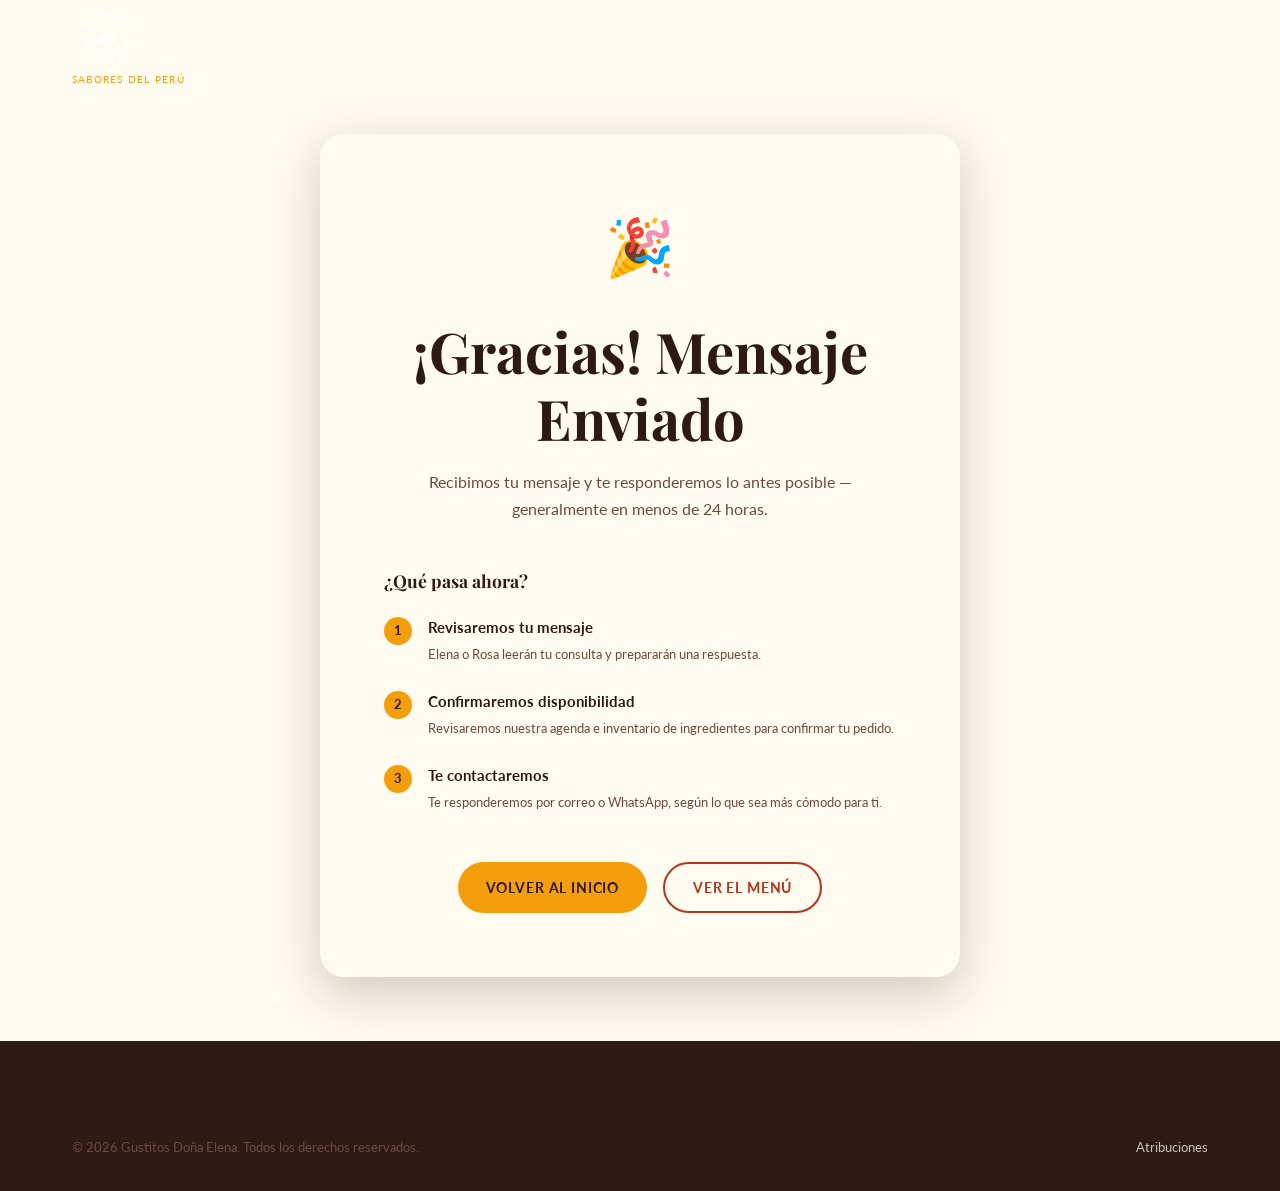
<file: finalProject/form-success.html>
<!DOCTYPE html>
<html lang="es">
<head>
  <meta charset="UTF-8" />
  <meta name="viewport" content="width=device-width, initial-scale=1.0" />
  <meta name="description" content="Gracias por contactar a Gustitos Doña Elena. Recibimos tu mensaje y te responderemos pronto." />
  <meta name="author" content="Gustitos Doña Elena" />
  <meta name="robots" content="noindex, nofollow" />
  <title>Mensaje Enviado — Gustitos Doña Elena</title>
  <link rel="preconnect" href="https://fonts.googleapis.com" />
  <link rel="preconnect" href="https://fonts.gstatic.com" crossorigin />
  <link href="https://fonts.googleapis.com/css2?family=Playfair+Display:ital,wght@0,400;0,700;0,900;1,400&family=Dancing+Script:wght@500;700&family=Lato:wght@400;700&display=swap" rel="stylesheet" />
  <link rel="stylesheet" href="styles/tokens.css" />
  <link rel="stylesheet" href="styles/normalize.css" />
  <link rel="stylesheet" href="styles/main.css" />
  <link rel="stylesheet" href="styles/large.css" />
  <link rel="stylesheet" href="styles/small.css" />
  <link rel="stylesheet" href="styles/contact.css" />
  <link rel="icon" type="image/svg+xml" href="images/favicon.svg" />
</head>
<body>

  <header class="site-header" id="site-header">
    <div class="container">
      <nav class="nav" aria-label="Navegación principal">
        <a href="index.html" class="nav-logo" aria-label="Gustitos Doña Elena — Inicio">
          <span class="nav-logo-name">
            <img src="images/gustitos_logo.svg" alt="Gustitos Doña Elena" class="nav-logo-image" />
          </span>
          <span class="nav-logo-tagline">Sabores del Perú</span>
        </a>
        <button class="nav-toggle" id="nav-toggle" aria-expanded="false" aria-controls="nav-menu" aria-label="Abrir o cerrar el menú de navegación">
          <span></span><span></span><span></span>
        </button>
        <div class="nav-menu" id="nav-menu">
          <ul class="nav-list" >
            <li><a href="index.html" class="nav-link">Inicio</a></li>
            <li><a href="about.html" class="nav-link">Nosotros</a></li>
            <li><a href="menu.html" class="nav-link">Menú</a></li>
            <li><a href="contact.html" class="nav-link">Contacto</a></li>
          </ul>
        </div>
      </nav>
    </div>
  </header>

  <main>
    <section class="success-page" aria-labelledby="success-heading">
      <div class="container">
        <div class="success-card">
          <div class="success-icon" aria-hidden="true">🎉</div>
          <h1 id="success-heading">¡Gracias! Mensaje Enviado</h1>
          <p class="success-subtitle">
            Recibimos tu mensaje y te responderemos lo antes posible —
            generalmente en menos de 24 horas.
          </p>

          <div class="success-details" id="success-details" aria-live="polite"></div>

          <div class="success-next">
            <h2>¿Qué pasa ahora?</h2>
            <ol class="success-steps">
              <li>
                <span class="success-steps-number" aria-hidden="true">1</span>
                <div>
                  <strong>Revisaremos tu mensaje</strong>
                  <p>Elena o Rosa leerán tu consulta y prepararán una respuesta.</p>
                </div>
              </li>
              <li>
                <span class="success-steps-number" aria-hidden="true">2</span>
                <div>
                  <strong>Confirmaremos disponibilidad</strong>
                  <p>Revisaremos nuestra agenda e inventario de ingredientes para confirmar tu pedido.</p>
                </div>
              </li>
              <li>
                <span class="success-steps-number" aria-hidden="true">3</span>
                <div>
                  <strong>Te contactaremos</strong>
                  <p>Te responderemos por correo o WhatsApp, según lo que sea más cómodo para ti.</p>
                </div>
              </li>
            </ol>
          </div>

          <div class="success-actions">
            <a href="index.html" class="button button-primary">Volver al Inicio</a>
            <a href="menu.html" class="button button-ghost">Ver el Menú</a>
          </div>
        </div>
      </div>
    </section>
  </main>

  <footer class="site-footer">
    <div class="container">
      <div class="footer-bottom footer-bottom-padded">
        <p class="footer-copy">© <span id="footer-year"></span> Gustitos Doña Elena. Todos los derechos reservados.</p>
        <nav class="footer-legal" aria-label="Enlaces legales">
          <a href="attributions.html">Atribuciones</a>
        </nav>
      </div>
    </div>
  </footer>

  <script type="module" src="scripts/main.js"></script>
  <script type="module" src="scripts/form-success.js"></script>
</body>
</html>
</file>
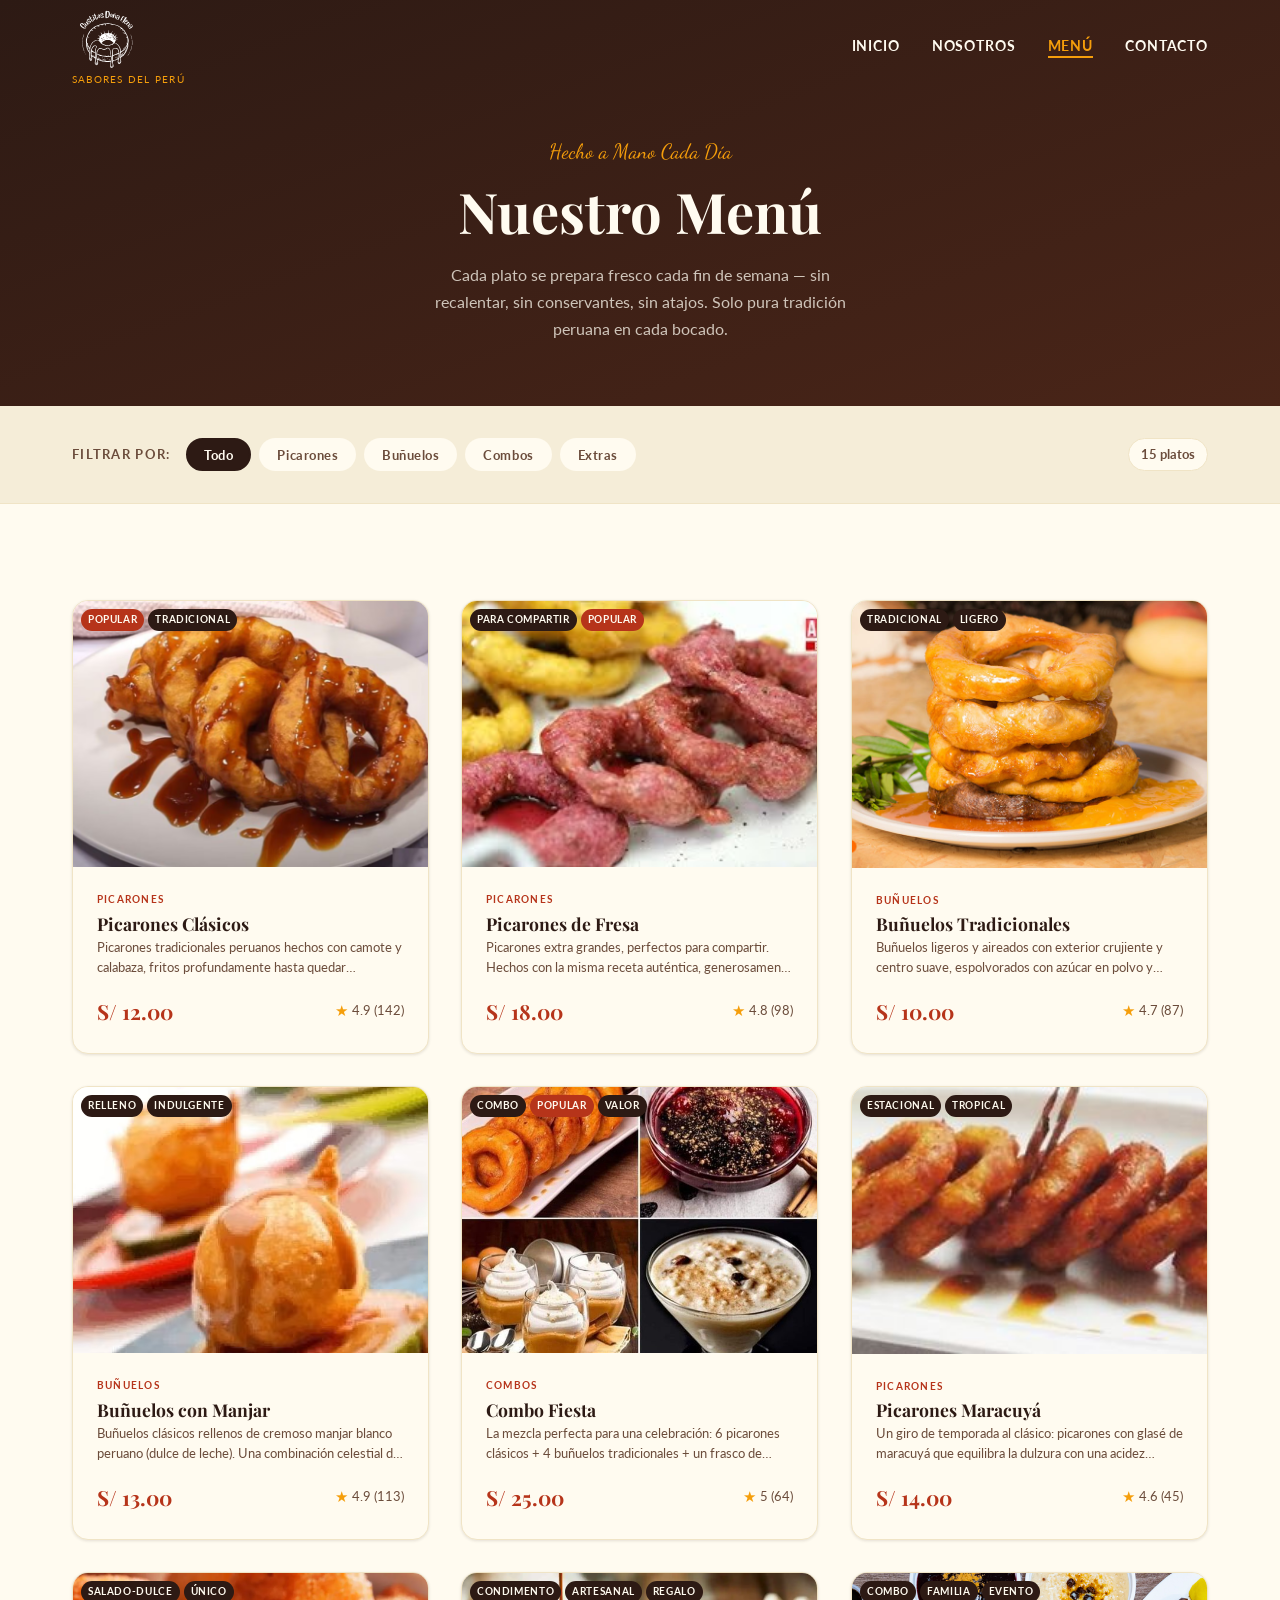
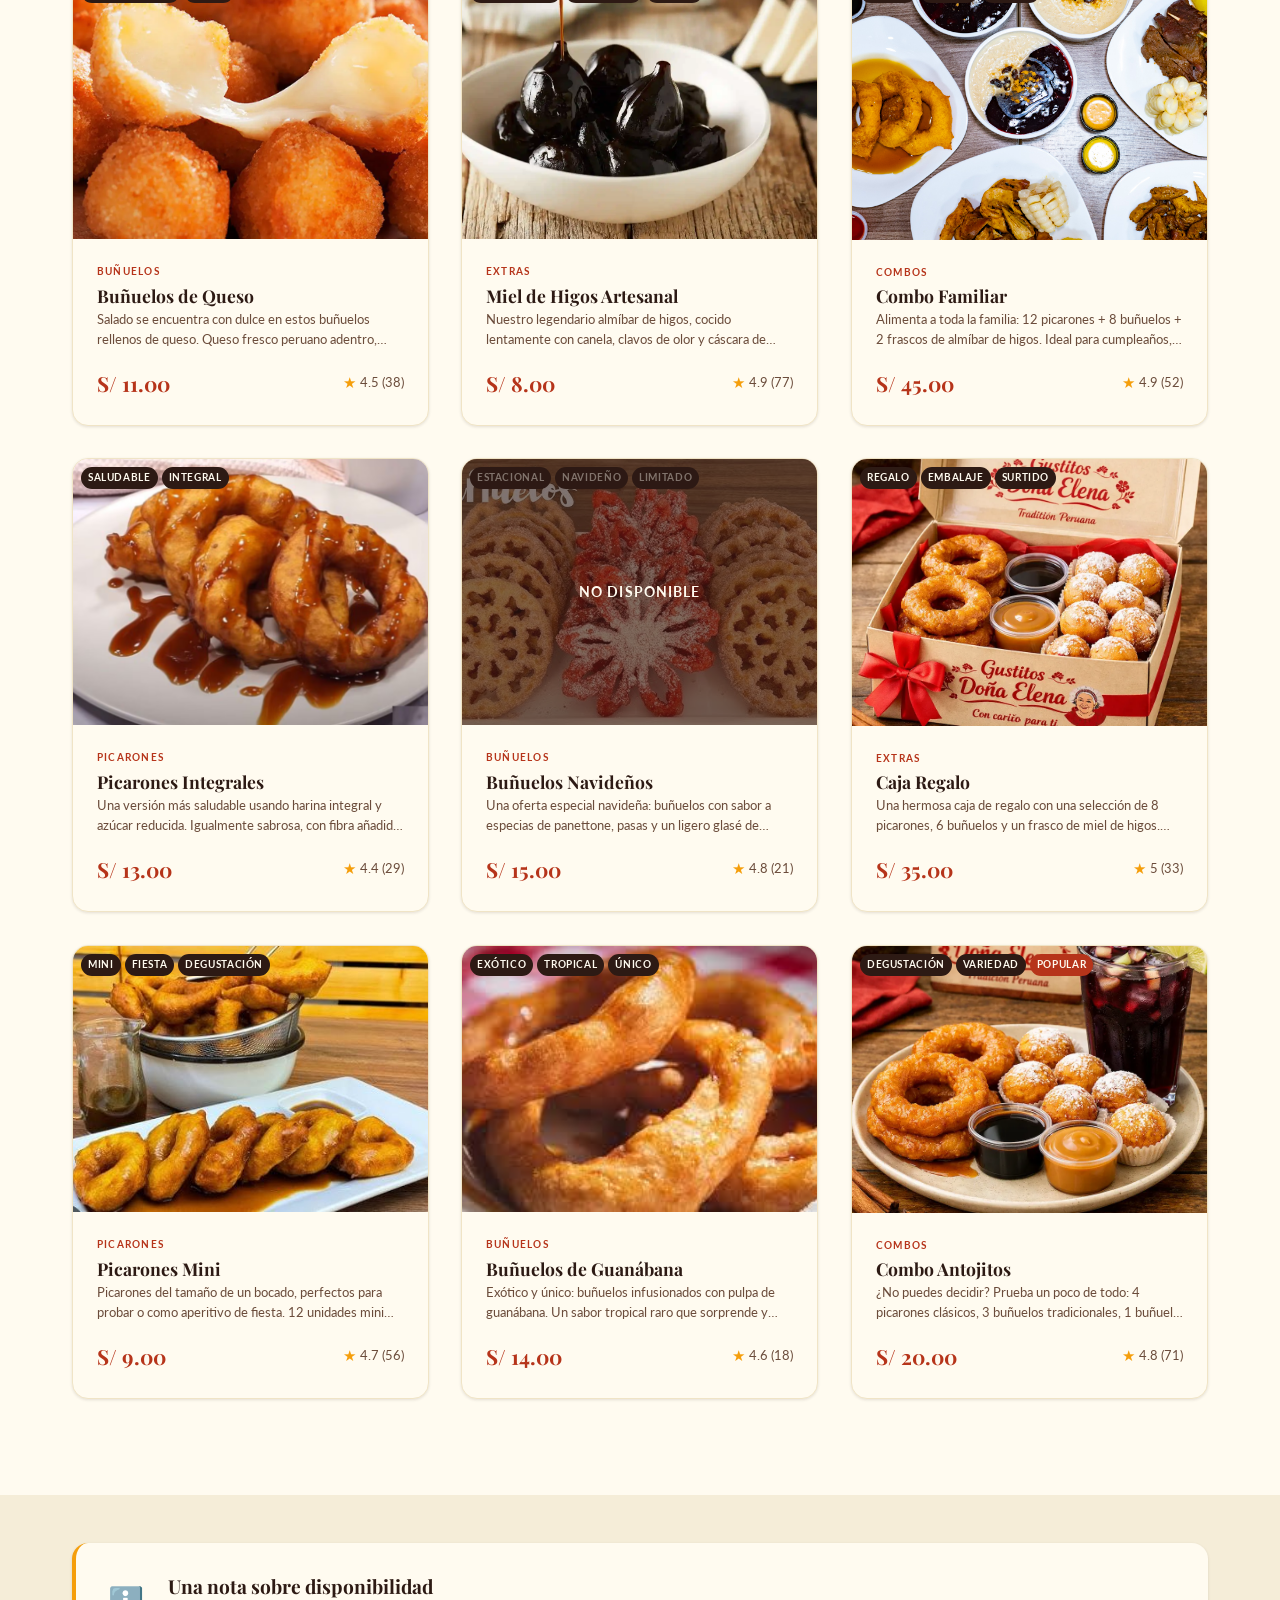
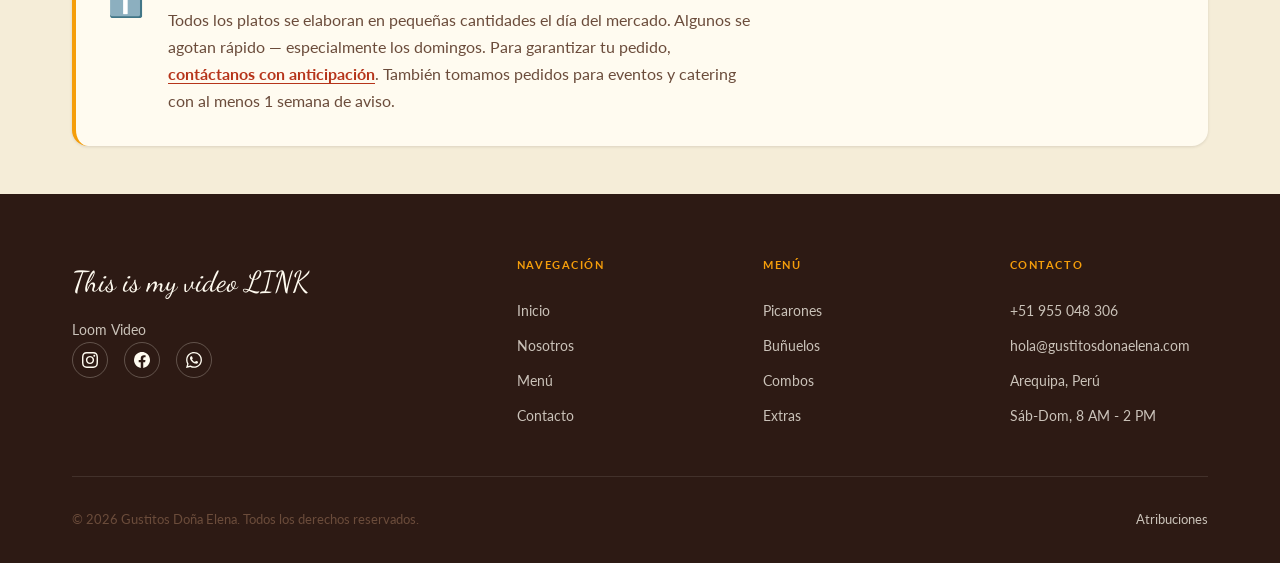
<file: finalProject/menu.html>
<!DOCTYPE html>
<html lang="es">
<head>
  <meta charset="UTF-8" />
  <meta name="viewport" content="width=device-width, initial-scale=1.0" />
  <meta name="description" content="Explora el menú completo de Gustitos Doña Elena — auténticos picarones, buñuelos, combos y miel de higos artesanal. Frescos, hechos a mano y disponibles cada fin de semana en Arequipa." />
  <meta name="author" content="Gustitos Doña Elena" />
  <meta property="og:title" content="Menú — Gustitos Doña Elena" />
  <meta property="og:description" content="Explora nuestros picarones, buñuelos, combos y más — hechos frescos cada fin de semana en Arequipa, Perú." />
  <meta property="og:type" content="website" />
  <meta property="og:url" content="https://holatodos1427.github.io/wdd231/finalProject/images/gustitos_logo.svg" />
  <meta property="og:image" content="images/og-menu.jpg" />
  <title>Menú — Gustitos Doña Elena</title>
  <link rel="preconnect" href="https://fonts.googleapis.com" />
  <link rel="preconnect" href="https://fonts.gstatic.com" crossorigin />
  <link href="https://fonts.googleapis.com/css2?family=Playfair+Display:ital,wght@0,400;0,700;0,900;1,400&family=Dancing+Script:wght@500;700&family=Lato:wght@400;700&display=swap" rel="stylesheet" />
  <link rel="stylesheet" href="styles/tokens.css" />
  <link rel="stylesheet" href="styles/normalize.css" />
  <link rel="stylesheet" href="styles/main.css" />
  <link rel="stylesheet" href="styles/large.css" />
  <link rel="stylesheet" href="styles/small.css" />
  <link rel="stylesheet" href="styles/menu.css" />
  <link rel="icon" type="image/svg+xml" href="images/favicon.svg" />
</head>
<body>

  <header class="site-header" id="site-header">
    <div class="container">
      <nav class="nav" aria-label="Navegación principal">
        <a href="index.html" class="nav-logo" aria-label="Gustitos Doña Elena — Inicio">
          <span class="nav-logo-name">
            <img src="images/gustitos_logo.svg" alt="Gustitos Doña Elena" class="nav-logo-image" />
          </span>
          <span class="nav-logo-tagline">Sabores del Perú</span>
        </a>
        <button class="nav-toggle" id="nav-toggle" aria-expanded="false" aria-controls="nav-menu" aria-label="Abrir o cerrar el menú de navegación">
          <span></span><span></span><span></span>
        </button>
        <div class="nav-menu" id="nav-menu">
          <ul class="nav-list" >
            <li><a href="index.html" class="nav-link">Inicio</a></li>
            <li><a href="about.html" class="nav-link">Nosotros</a></li>
            <li><a href="menu.html" class="nav-link" aria-current="page">Menú</a></li>
            <li><a href="contact.html" class="nav-link">Contacto</a></li>
          </ul>
        </div>
      </nav>
    </div>
  </header>

  <main>

    <section class="menu-hero" aria-labelledby="menu-hero-heading">
      <div class="container">
        <span class="section-eyebrow color-amber">Hecho a Mano Cada Día</span>
        <h1 class="menu-hero-title" id="menu-hero-heading">Nuestro Menú</h1>
        <p class="menu-hero-subtitle">
          Cada plato se prepara fresco cada fin de semana — sin recalentar, sin conservantes,
          sin atajos. Solo pura tradición peruana en cada bocado.
        </p>
      </div>
    </section>

    <div class="filter-bar" role="navigation" aria-label="Filtrar postres por categoría">
      <div class="container">
        <div class="filter-bar-inner">
          <span class="filter-bar-label" id="filter-label">Filtrar por:</span>
          <div class="filter-bar-chips" role="group" aria-labelledby="filter-label">
            <button class="chip is-active" data-filter="all" aria-pressed="true">Todo</button>
            <button class="chip" data-filter="picarones" aria-pressed="false">Picarones</button>
            <button class="chip" data-filter="buñuelos" aria-pressed="false">Buñuelos</button>
            <button class="chip" data-filter="combos" aria-pressed="false">Combos</button>
            <button class="chip" data-filter="extras" aria-pressed="false">Extras</button>
          </div>
          <div class="filter-bar-count" aria-live="polite" aria-atomic="true">
            <span id="items-count">15</span> platos
          </div>
        </div>
      </div>
    </div>

    <section class="section" aria-labelledby="menu-grid-heading">
      <div class="container">
        <h2 class="visually-hidden" id="menu-grid-heading">Menú de Postres</h2>
        <div class="menu-grid" id="menu-grid"  aria-live="polite" aria-label="Platos del menú"></div>
        <div class="menu-empty" id="menu-empty" hidden aria-live="polite">
          <span class="menu-empty-icon" aria-hidden="true">🍽️</span>
          <h3>No se encontraron platos</h3>
          <p>Prueba otro filtro o <a href="contact.html">pregúntanos directamente</a>.</p>
        </div>
      </div>
    </section>

    <section class="menu-note section-alt" aria-labelledby="menu-note-heading">
      <div class="container">
        <div class="menu-note-inner">
          <div class="menu-note-icon" aria-hidden="true">ℹ️</div>
          <div>
            <h2 id="menu-note-heading" class="menu-note-title">Una nota sobre disponibilidad</h2>
            <p>
              Todos los platos se elaboran en pequeñas cantidades el día del mercado. Algunos se agotan rápido —
              especialmente los domingos. Para garantizar tu pedido, <a href="contact.html" class="color-clay font-bold">contáctanos con anticipación</a>.
              También tomamos pedidos para eventos y catering con al menos 1 semana de aviso.
            </p>
          </div>
        </div>
      </div>
    </section>

  </main>

  <footer class="site-footer">
    <div class="container">
      <div class="footer-grid">
        <div>
          <span class="footer-brand-name">This is my video LINK</span>
          <a class="footer-brand-description" href="https://www.loom.com/share/99c064faed934d23a8033d7ef182a8ad">Loom Video</a>
          <nav class="footer-social" aria-label="Redes sociales">
            <a href="#" class="footer-social-link" aria-label="Instagram" rel="noopener noreferrer">
              <svg viewBox="0 0 24 24" aria-hidden="true"><path d="M12 2.163c3.204 0 3.584.012 4.85.07 3.252.148 4.771 1.691 4.919 4.919.058 1.265.069 1.645.069 4.849 0 3.205-.012 3.584-.069 4.849-.149 3.225-1.664 4.771-4.919 4.919-1.266.058-1.644.07-4.85.07-3.204 0-3.584-.012-4.849-.07-3.26-.149-4.771-1.699-4.919-4.92-.058-1.265-.07-1.644-.07-4.849 0-3.204.013-3.583.07-4.849.149-3.227 1.664-4.771 4.919-4.919 1.266-.057 1.645-.069 4.849-.069zm0-2.163c-3.259 0-3.667.014-4.947.072-4.358.2-6.78 2.618-6.98 6.98-.059 1.281-.073 1.689-.073 4.948 0 3.259.014 3.668.072 4.948.2 4.358 2.618 6.78 6.98 6.98 1.281.058 1.689.072 4.948.072 3.259 0 3.668-.014 4.948-.072 4.354-.2 6.782-2.618 6.979-6.98.059-1.28.073-1.689.073-4.948 0-3.259-.014-3.667-.072-4.947-.196-4.354-2.617-6.78-6.979-6.98-1.281-.059-1.69-.073-4.949-.073zm0 5.838c-3.403 0-6.162 2.759-6.162 6.162s2.759 6.163 6.162 6.163 6.162-2.759 6.162-6.163c0-3.403-2.759-6.162-6.162-6.162zm0 10.162c-2.209 0-4-1.79-4-4 0-2.209 1.791-4 4-4s4 1.791 4 4c0 2.21-1.791 4-4 4zm6.406-11.845c-.796 0-1.441.645-1.441 1.44s.645 1.44 1.441 1.44c.795 0 1.439-.645 1.439-1.44s-.644-1.44-1.439-1.44z"/></svg>
            </a>
            <a href="#" class="footer-social-link" aria-label="Facebook" rel="noopener noreferrer">
              <svg viewBox="0 0 24 24" aria-hidden="true"><path d="M24 12.073c0-6.627-5.373-12-12-12s-12 5.373-12 12c0 5.99 4.388 10.954 10.125 11.854v-8.385H7.078v-3.47h3.047V9.43c0-3.007 1.792-4.669 4.533-4.669 1.312 0 2.686.235 2.686.235v2.953H15.83c-1.491 0-1.956.925-1.956 1.874v2.25h3.328l-.532 3.47h-2.796v8.385C19.612 23.027 24 18.062 24 12.073z"/></svg>
            </a>
            <a href="https://wa.me/51955048306" class="footer-social-link" aria-label="WhatsApp" rel="noopener noreferrer">
              <svg viewBox="0 0 24 24" aria-hidden="true"><path d="M17.472 14.382c-.297-.149-1.758-.867-2.03-.967-.273-.099-.471-.148-.67.15-.197.297-.767.966-.94 1.164-.173.199-.347.223-.644.075-.297-.15-1.255-.463-2.39-1.475-.883-.788-1.48-1.761-1.653-2.059-.173-.297-.018-.458.13-.606.134-.133.298-.347.446-.52.149-.174.198-.298.298-.497.099-.198.05-.371-.025-.52-.075-.149-.669-1.612-.916-2.207-.242-.579-.487-.5-.669-.51-.173-.008-.371-.01-.57-.01-.198 0-.52.074-.792.372-.272.297-1.04 1.016-1.04 2.479 0 1.462 1.065 2.875 1.213 3.074.149.198 2.096 3.2 5.077 4.487.709.306 1.262.489 1.694.625.712.227 1.36.195 1.871.118.571-.085 1.758-.719 2.006-1.413.248-.694.248-1.289.173-1.413-.074-.124-.272-.198-.57-.347m-5.421 7.403h-.004a9.87 9.87 0 0 1-5.031-1.378l-.361-.214-3.741.982.998-3.648-.235-.374a9.86 9.86 0 0 1-1.51-5.26c.001-5.45 4.436-9.884 9.888-9.884 2.64 0 5.122 1.03 6.988 2.898a9.825 9.825 0 0 1 2.893 6.994c-.003 5.45-4.437 9.884-9.885 9.884m8.413-18.297A11.815 11.815 0 0 0 12.05 0C5.495 0 .16 5.335.157 11.892c0 2.096.547 4.142 1.588 5.945L.057 24l6.305-1.654a11.882 11.882 0 0 0 5.683 1.448h.005c6.554 0 11.89-5.335 11.893-11.893a11.821 11.821 0 0 0-3.48-8.413Z"/></svg>
            </a>
          </nav>
        </div>
        <div>
          <h3 class="footer-heading">Navegación</h3>
          <ul class="footer-links" >
            <li><a href="index.html" class="footer-link">Inicio</a></li>
            <li><a href="about.html" class="footer-link">Nosotros</a></li>
            <li><a href="menu.html" class="footer-link">Menú</a></li>
            <li><a href="contact.html" class="footer-link">Contacto</a></li>
          </ul>
        </div>
        <div>
          <h3 class="footer-heading">Menú</h3>
          <ul class="footer-links" >
            <li><a href="menu.html" class="footer-link">Picarones</a></li>
            <li><a href="menu.html" class="footer-link">Buñuelos</a></li>
            <li><a href="menu.html" class="footer-link">Combos</a></li>
            <li><a href="menu.html" class="footer-link">Extras</a></li>
          </ul>
        </div>
        <div>
          <h3 class="footer-heading">Contacto</h3>
          <ul class="footer-links" >
            <li><a href="tel:+51955048306" class="footer-link">+51 955 048 306</a></li>
            <li><a href="mailto:hola@gustitosdonaelena.com" class="footer-link">hola@gustitosdonaelena.com</a></li>
            <li><span class="footer-link">Arequipa, Perú</span></li>
            <li><span class="footer-link">Sáb-Dom, 8 AM - 2 PM</span></li>
          </ul>
        </div>
      </div>
      <div class="footer-bottom">
        <p class="footer-copy">© <span id="footer-year"></span> Gustitos Doña Elena. Todos los derechos reservados.</p>
        <nav class="footer-legal" aria-label="Enlaces legales">
          <a href="attributions.html">Atribuciones</a>
        </nav>
      </div>
    </div>
  </footer>

  <div class="modal-overlay" id="dessert-modal" role="dialog" aria-modal="true" aria-labelledby="modal-title" aria-hidden="true">
    <div class="modal" id="modal-content">
      <button class="modal-close" id="modal-close" aria-label="Cerrar ventana">
        <svg viewBox="0 0 24 24" fill="none" stroke="currentColor" stroke-width="2.5" aria-hidden="true"><path d="M18 6 6 18M6 6l12 12"/></svg>
      </button>
      <div class="modal-image">
        <img id="modal-img" src="images/gustitos_logo.svg" alt="modal series" loading="lazy" />
      </div>
      <div class="modal-body">
        <span class="modal-category" id="modal-category"></span>
        <h2 class="modal-title" id="modal-title"></h2>
        <p class="modal-description" id="modal-desc"></p>
        <div class="modal-meta">
          <div class="modal-meta-item">
            <label>Porción</label>
            <span id="modal-portion"></span>
          </div>
          <div class="modal-meta-item">
            <label>Calificación</label>
            <span id="modal-rating"></span>
          </div>
          <div class="modal-meta-item">
            <label>Ingredientes</label>
            <span id="modal-ingredients"></span>
          </div>
          <div class="modal-meta-item">
            <label>Reseñas</label>
            <span id="modal-reviews"></span>
          </div>
        </div>
        <span class="modal-price" id="modal-price"></span>
        <div class="modal-actions">
          <a href="contact.html" class="button button-primary">Ordenar Ahora</a>
          <button class="button button-ghost" id="modal-close-btn">Cerrar</button>
        </div>
      </div>
    </div>
  </div>

  <script type="module" src="scripts/main.js"></script>
  <script type="module" src="scripts/menu.js"></script>
</body>
</html>
</file>
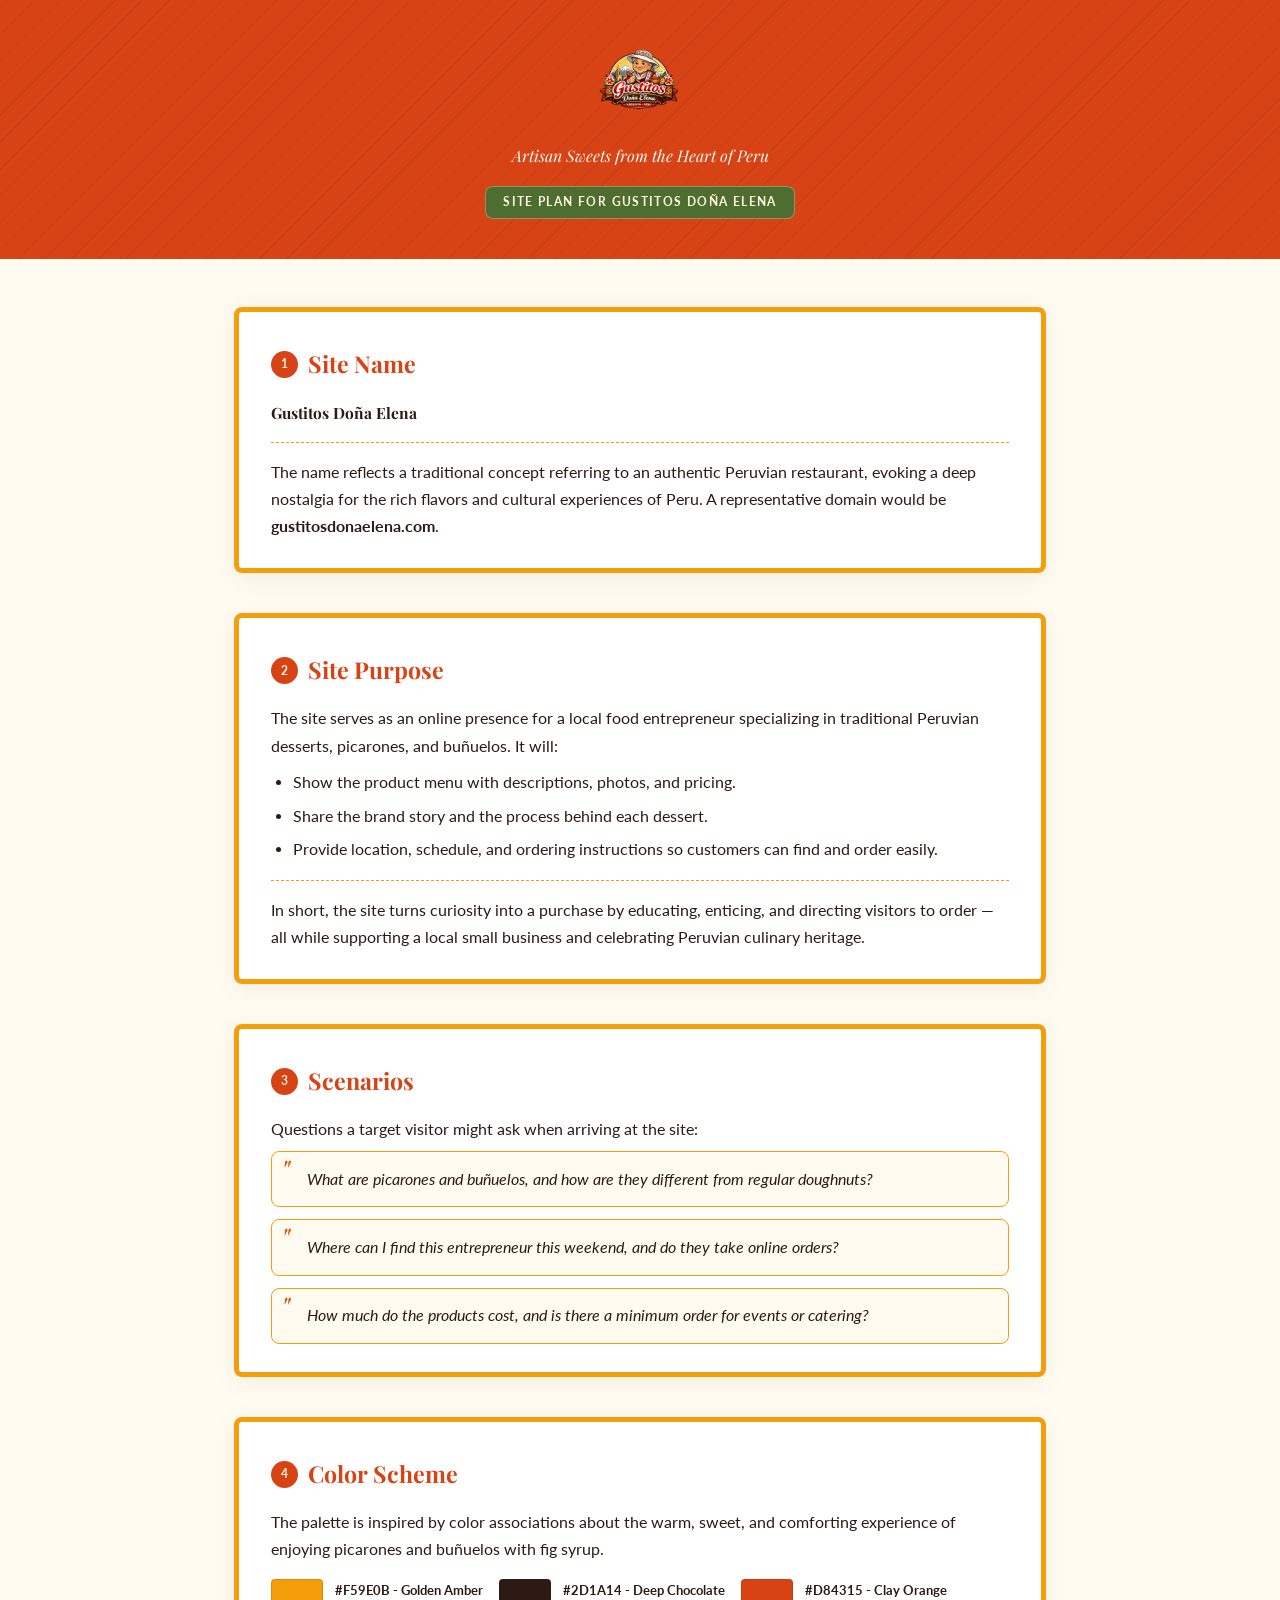
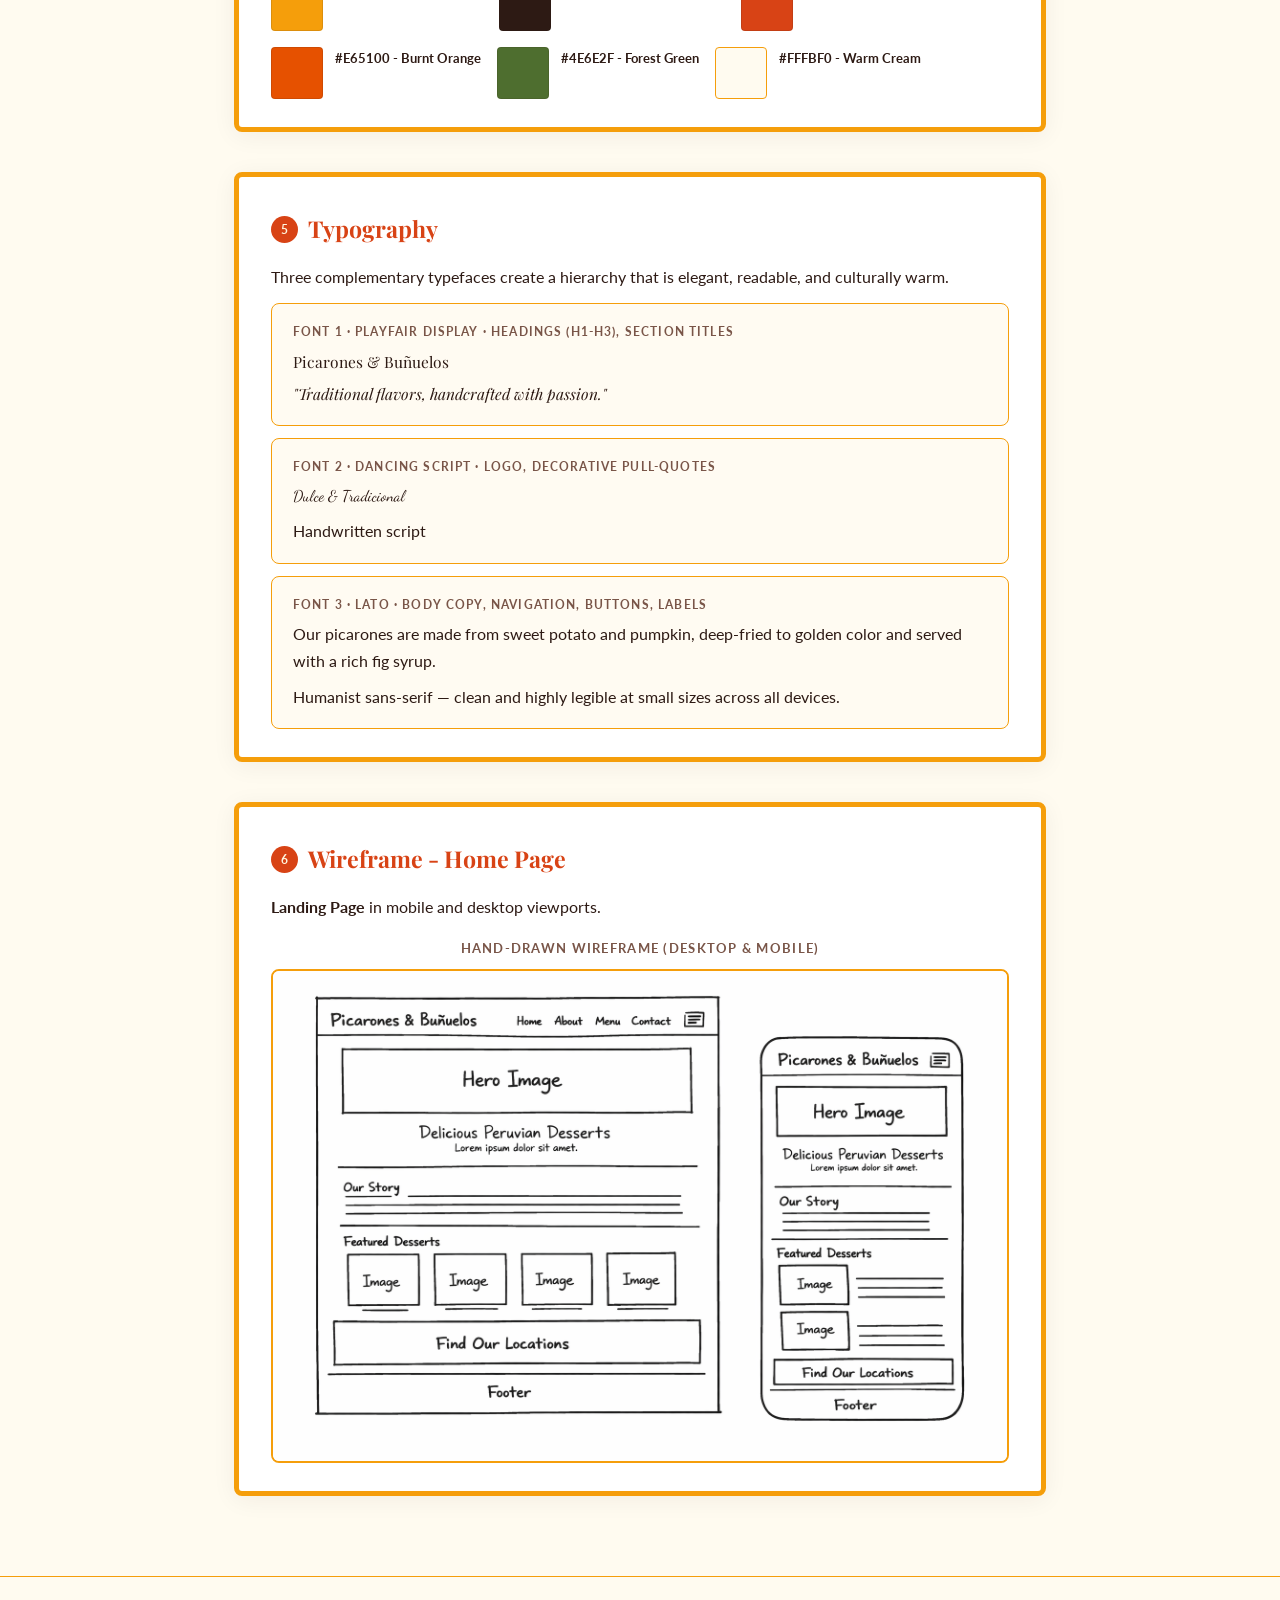
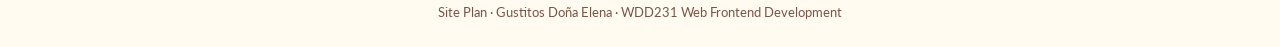
<file: finalProject/picarones-plan.html>
<!DOCTYPE html>
<html lang="en">
<head>
  <meta charset="UTF-8" />
  <meta name="viewport" content="width=device-width, initial-scale=1.0" />
  <title>Site Plan - Picarones & Buñuelos</title>

  <link rel="preconnect" href="https://fonts.googleapis.com" />
  <link rel="preconnect" href="https://fonts.gstatic.com" crossorigin />
  <link href="https://fonts.googleapis.com/css2?family=Playfair+Display:ital,wght@0,400;0,700;1,400&family=Lato:wght@300;400;700&family=Dancing+Script:wght@600&display=swap" rel="stylesheet" />

  <link rel="stylesheet" href="styles/picarones-plan.css" />
</head>
<body>

  <header>
    <div class="logo-image">
      <h1>
        <img src="images/gustitos.webp" alt="Gustitos Doña Elena" class="logo" />
      </h1>
    </div>
    <p class="tagline">Artisan Sweets from the Heart of Peru</p>
    <span class="doc-label">Site Plan for Gustitos Doña Elena</span>
  </header>

  <main>

    <section class="card" id="site-name">
      <h2><span class="number">1</span> Site Name</h2>
      <p class="site-name-display">Gustitos Doña Elena</p>
      <hr class="divider" />
      <p>
        The name reflects a traditional concept referring to an authentic Peruvian restaurant,
        evoking a deep nostalgia for the rich flavors and cultural experiences of Peru.
        A representative domain would be <strong>gustitosdonaelena.com</strong>.
      </p>
    </section>

    <section class="card" id="purpose">
      <h2><span class="number">2</span> Site Purpose</h2>
      <p>
        The site serves as an online presence for a local food entrepreneur specializing in traditional Peruvian desserts, picarones, and buñuelos. It will:
      </p>
      <ul class="purpose-list">
        <li>Show the product menu with descriptions, photos, and pricing.</li>
        <li>Share the brand story and the process behind each dessert.</li>
        <li>Provide location, schedule, and ordering instructions so customers can find and order easily.</li>
      </ul>
      <hr class="divider" />
      <p>
        In short, the site turns curiosity into a purchase by educating, enticing, and directing
        visitors to order — all while supporting a local small business and celebrating Peruvian
        culinary heritage.
      </p>
    </section>

    <section class="card" id="scenarios">
      <h2><span class="number">3</span> Scenarios</h2>
      <p>Questions a target visitor might ask when arriving at the site:</p>
      <ul class="scenarios-list">
        <li>What are picarones and buñuelos, and how are they different from regular doughnuts?</li>
        <li>Where can I find this entrepreneur this weekend, and do they take online orders?</li>
        <li>How much do the products cost, and is there a minimum order for events or catering?</li>
      </ul>
    </section>

    <section class="card" id="colors">
      <h2><span class="number">4</span> Color Scheme</h2>
      <p>
        The palette is inspired by color associations about the warm, sweet, and comforting experience of enjoying picarones and buñuelos with fig syrup.
      </p>
      <div class="swatches">

        <div class="swatch">
          <div class="swatch-block swatch-gold"></div>
          <div class="swatch-info">
            <strong>#F59E0B - Golden Amber</strong>
          </div>
        </div>

        <div class="swatch">
          <div class="swatch-block swatch-dark"></div>
          <div class="swatch-info">
            <strong>#2D1A14 - Deep Chocolate</strong>
          </div>
        </div>

        <div class="swatch">
          <div class="swatch-block swatch-primary"></div>
          <div class="swatch-info">
            <strong>#D84315 - Clay Orange</strong>
          </div>
        </div>

        <div class="swatch">
          <div class="swatch-block swatch-secondary"></div>
          <div class="swatch-info">
            <strong>#E65100 - Burnt Orange</strong>
          </div>
        </div>

        <div class="swatch">
          <div class="swatch-block swatch-accent"></div>
          <div class="swatch-info">
            <strong>#4E6E2F - Forest Green</strong>
          </div>
        </div>

        <div class="swatch">
          <div class="swatch-block swatch-bg"></div>
          <div class="swatch-info">
            <strong>#FFFBF0 - Warm Cream</strong>
          </div>
        </div>

      </div>
    </section>

    <section class="card" id="typography">
      <h2><span class="number">5</span> Typography</h2>
      <p>
        Three complementary typefaces create a hierarchy that is elegant, readable, and culturally warm.
      </p>

      <div class="type-specimen">
        <p class="label">Font 1 · Playfair Display · Headings (h1-h3), section titles</p>
        <p class="specimen-display">Picarones & Buñuelos</p>
        <p class="specimen-display-italic">
          "Traditional flavors, handcrafted with passion."
        </p>
      </div>

      <div class="type-specimen type-specimen-spaced">
        <p class="label">Font 2 · Dancing Script · Logo, decorative pull-quotes</p>
        <p class="specimen-script">Dulce & Tradicional</p>
        <p class="specimen-note">
          Handwritten script
        </p>
      </div>

      <div class="type-specimen type-specimen-spaced">
        <p class="label">Font 3 · Lato · Body copy, navigation, buttons, labels</p>
        <p class="specimen-body">
          Our picarones are made from sweet potato and pumpkin, deep-fried to golden color
          and served with a rich fig syrup.
        </p>
        <p class="specimen-note">
          Humanist sans-serif — clean and highly legible at small sizes across all devices.
        </p>
      </div>
    </section>

    <section class="card" id="wireframe">
      <h2><span class="number">6</span> Wireframe - Home Page</h2>
      <p>
        <strong>Landing Page</strong> in
        mobile and desktop viewports.
      </p>

      <div class="wireframes wireframes-single">
        <div class="wireframe-wrapper">
          <h3>Hand-drawn Wireframe (Desktop & Mobile)</h3>
          <img src="images/excalidraw.png" alt="Hand-drawn wireframe showing desktop and mobile layout for the Picarones & Buñuelos home page" class="wireframe-image" />
        </div>
      </div>
    </section>

  </main>

  <footer>
    <p>Site Plan · Gustitos Doña Elena · WDD231 Web Frontend Development</p>
  </footer>

</body>
</html>
</file>
<file: styles/small.css>
:root {
  --color-primary:    #1e3a5f;
  --color-accent:     #e8a020;
  --color-accent-dim: #c4841a;
  --color-bg:         #f4f1eb;
  --color-surface:    #ffffff;
  --color-section-hd: #1e3a5f;
  --color-text:       #2d2d2d;
  --color-text-light: #5a5a5a;
  --color-nav-bg:     #1e3a5f;
  --color-nav-hover:  #e8a020;
  --color-border:     #ddd8ce;
  --color-complete:   #1a7a4a;
  --color-complete-bg:#d4f0e4;
  --color-incomplete: #5a5a5a;
  --color-incomplete-bg: #ede9e1;

  --font-body:    'Outfit', sans-serif;
  --font-heading: 'Playfair Display', serif;

  --radius:  8px;
  --shadow:  0 2px 12px rgba(30, 58, 95, 0.10);
  --gap:     1.25rem;
}

*, *::before, *::after {
  box-sizing: border-box;
  margin: 0;
  padding: 0;
}

html {
  scroll-behavior: smooth;
}

body {
  font-family: var(--font-body);
  font-size: 1rem;
  line-height: 1.65;
  color: var(--color-text);
  background-color: var(--color-bg);
  min-width: 320px;
}

img {
  max-width: 100%;
  height: auto;
  display: block;
}

/* --- Header --- */
header {
  background-color: var(--color-primary);
  color: #fff;
  display: flex;
  align-items: center;
  justify-content: space-between;
  padding: 0.75rem 1.25rem;
  position: sticky;
  top: 0;
  z-index: 100;
  box-shadow: 0 2px 8px rgba(0,0,0,0.25);
}

.header-brand {
  display: flex;
  align-items: center;
  gap: 0.65rem;
}

.site-logo {
  width: 44px;
  height: 44px;
  flex-shrink: 0;
  border-radius: 8px;
}

.site-name {
  font-family: var(--font-heading);
  font-size: 1.1rem;
  font-weight: 700;
  color: #fff;
  letter-spacing: 0.01em;
}

.hamburger {
  background: none;
  border: 2px solid var(--color-accent);
  color: var(--color-accent);
  font-size: 1.4rem;
  line-height: 1;
  padding: 0.25rem 0.55rem;
  border-radius: 6px;
  cursor: pointer;
  transition: background-color 0.2s, color 0.2s;
}

.hamburger:hover,
.hamburger:focus-visible {
  background-color: var(--color-accent);
  color: var(--color-primary);
  outline: none;
}


#main-nav {
  background-color: var(--color-nav-bg);
  display: none;
  color: #e0e0e0;
}

#main-nav.open {
  display: block;
}

#main-nav ul {
  list-style: none;
  padding: 0;
}

#main-nav ul li a {
  display: block;
  padding: 0.85rem 1.5rem;
  color: #e0e0e0;
  text-decoration: none;
  font-size: 1rem;
  font-weight: 500;
  border-left: 4px solid transparent;
  transition: color 0.2s, border-color 0.2s, background-color 0.2s;
}

#main-nav ul li a:hover,
#main-nav ul li a:focus-visible {
  color: var(--color-accent);
  border-left-color: var(--color-accent);
  background-color: rgba(232, 160, 32, 0.08);
  outline: none;
}

#main-nav ul li a.active {
  color: var(--color-accent);
  border-left-color: var(--color-accent);
  font-weight: 700;
}

main {
  padding: 1.5rem 1.25rem;
  max-width: 1100px;
  margin: 0 auto;
}

main h1 {
  font-family: var(--font-heading);
  font-size: 2rem;
  color: var(--color-primary);
  margin-bottom: 1.25rem;
  border-bottom: 3px solid var(--color-accent);
  padding-bottom: 0.35rem;
  display: inline-block;
}

.main-grid {
  display: flex;
  flex-direction: column;
  gap: var(--gap);
  margin-bottom: var(--gap);
}

.card {
  background-color: var(--color-surface);
  border-radius: var(--radius);
  box-shadow: var(--shadow);
  overflow: hidden;
}

.card h2 {
  background-color: var(--color-section-hd);
  color: #fff;
  font-family: var(--font-body);
  font-size: 1rem;
  font-weight: 600;
  text-align: center;
  letter-spacing: 0.04em;
  text-transform: uppercase;
  padding: 0.65rem 1rem;
}

#about p {
  padding: 1rem 1.25rem;
  color: var(--color-text-light);
  font-size: 0.95rem;
}

.photo-wrapper {
  display: flex;
  justify-content: center;
  align-items: center;
  padding: 1.25rem;
  background-color: var(--color-bg);
}

.student-photo {
  width: 100%;
  max-width: 260px;
  height: auto;
  aspect-ratio: 1 / 1;
  object-fit: cover;
  border-radius: var(--radius);
  border: 3px solid var(--color-border);
  background-color: #ccc;
}

#courses {
  margin-top: 0;
}

.filter-buttons {
  display: flex;
  gap: 0.6rem;
  padding: 1rem 1.25rem 0.75rem;
  flex-wrap: wrap;
}

.filter-btn {
  flex: 1;
  padding: 0.5rem 1rem;
  border: 2px solid var(--color-border);
  background-color: var(--color-bg);
  color: var(--color-text);
  font-family: var(--font-body);
  font-size: 0.9rem;
  font-weight: 600;
  border-radius: 6px;
  cursor: pointer;
  transition: background-color 0.2s, border-color 0.2s, color 0.2s;
}

.filter-btn:hover,
.filter-btn:focus-visible {
  border-color: var(--color-accent);
  background-color: rgba(232, 160, 32, 0.12);
  outline: none;
}

.filter-btn.active {
  background-color: var(--color-primary);
  border-color: var(--color-primary);
  color: #fff;
}

.course-list {
  display: flex;
  flex-direction: column;
  gap: 0.5rem;
  padding: 0 1.25rem 0.75rem;
}

.course-card {
  padding: 0.55rem 1rem;
  border-radius: 6px;
  font-size: 0.9rem;
  font-weight: 600;
  text-align: center;
  letter-spacing: 0.02em;
  border: 2px solid transparent;
  transition: transform 0.15s;
}

.course-card:hover {
  transform: translateY(-1px);
}

.course-card.completed {
  background-color: var(--color-complete-bg);
  color: var(--color-complete);
  border-color: #a8dfc3;
}

.course-card.incomplete {
  background-color: var(--color-incomplete-bg);
  color: var(--color-incomplete);
  border-color: var(--color-border);
}

.credits-total {
  padding: 0.6rem 1.25rem 1rem;
  font-size: 0.875rem;
  color: var(--color-text-light);
  font-style: var(--font-body);
  text-align: center;
}

footer {
  background-color: var(--color-primary);
  color: #e0e0e0;
  text-align: center;
  padding: 1.5rem 1.25rem 1rem;
  margin-top: 2rem;
}

.footer-social {
  display: flex;
  justify-content: center;
  gap: 1rem;
  margin-bottom: 0.85rem;
}

.footer-social a {
  display: inline-flex;
  border-radius: 6px;
  transition: opacity 0.2s, transform 0.2s;
}

.footer-social a:hover,
.footer-social a:focus-visible {
  opacity: 0.8;
  transform: translateY(-2px);
  outline: 2px solid var(--color-accent);
  outline-offset: 2px;
}

.footer-info {
  font-size: 0.875rem;
  margin-bottom: 0.35rem;
  color: #c8c8c8;
}

.footer-modified {
  font-size: 0.8rem;
  color: #9a9a9a;
}
</file>
<file: styles/larger.css>
@media (min-width: 768px) {

  header {
    padding: 0.6rem 2rem;
  }

  .hamburger {
    display: none;
  }

  #main-nav {
    display: block !important;
    background-color: var(--color-nav-bg);
    border-top: 1px solid rgba(255,255,255,0.08);
  }

  #main-nav ul {
    display: flex;
    max-width: 1100px;
    margin: 0 auto;
    padding: 0 2rem;
  }

  #main-nav ul li a {
    padding: 0.7rem 1.25rem;
    font-size: 0.95rem;
    border-left: none;
    border-bottom: 3px solid transparent;
    border-top: 3px solid transparent;
  }

  #main-nav ul li a:hover,
  #main-nav ul li a:focus-visible {
    border-left-color: transparent;
    border-bottom-color: var(--color-accent);
    background-color: rgba(232, 160, 32, 0.08);
  }

  #main-nav ul li a.active {
    border-left-color: transparent;
    border-bottom-color: var(--color-accent);
  }

  main {
    padding: 2rem;
  }

  .main-grid {
    flex-direction: row;
    align-items: flex-start;
  }

  #about {
    flex: 2;
  }

  #photo {
    flex: 1;
    min-width: 220px;
  }

  .course-list {
    display: grid;
    grid-template-columns: repeat(3, 1fr);
    gap: 0.6rem;
  }

  .filter-btn {
    flex: unset;
    padding: 0.5rem 1.75rem;
  }

  footer {
    padding: 1.75rem 2rem 1.25rem;
  }

}

@media (min-width: 1024px) {

  main h1 {
    font-size: 2.5rem;
  }

  #about p {
    font-size: 1rem;
  }

  .course-list {
    grid-template-columns: repeat(3, 1fr);
  }

}
</file>
<file: chamber/styles/small.css>
:root {
  --clr-primary: #8B1A1A;
  --clr-accent: #C4622D;
  --clr-accent-lt: #D4855A;
  --clr-dark: #1E0F0A;
  --clr-mid: #4A2515;
  --clr-surface: #FAF6EF;
  --clr-surface-2: #F0E8D8;
  --clr-border: #D9C8A8;
  --clr-text-muted: #7A5A45;
  --clr-white: #FFFFFF;
  --clr-white-75: rgba(250, 246, 239, 0.75);
  --ff-heading: 'Playfair Display', Georgia, serif;
  --ff-ui: 'Source Sans 3', Arial, sans-serif;
  --sp-xs: 0.25rem;
  --sp-sm: 0.5rem;
  --sp-md: 1rem;
  --sp-lg: 1.5rem;
  --sp-xl: 2rem;
  --sp-2xl: 3rem;
  --radius-sm: 4px;
  --clr-text: #2C1810;
  --clr-gold: #C89B3C;
  --clr-silver: #9BA8B0;
  --clr-shadow-sm: rgba(30, 15, 10, 0.18);
  --clr-shadow-lg: rgba(30, 15, 10, 0.22);
  --clr-accent-hover: rgba(196, 98, 45, 0.2);
  --clr-white-08: rgba(255, 255, 255, 0.08);
  --clr-white-10: rgba(255, 255, 255, 0.10);
  --clr-white-50: rgba(250, 246, 239, 0.50);
  --clr-white-80: rgba(250, 246, 239, 0.80);
  --clr-white-85: rgba(250, 246, 239, 0.85);
  --clr-hero-mid: rgba(74, 37, 21, 0.65);
  --clr-hero-end: rgba(139, 26, 26, 0.45);
}

/* Base */
html { scroll-behavior: smooth; }
body {
  font-family: 'Lora', Georgia, serif;
  font-size: 1rem;
  line-height: 1.7;
  color: var(--clr-text);
  background-color: var(--clr-surface);
}
.skip-link {
  position: absolute;
  left: 1rem;
  top: -100%;
  background: var(--clr-primary);
  color: var(--clr-white);
  padding: var(--sp-sm) var(--sp-md);
  border-radius: var(--radius-sm);
  z-index: 9999;
  font-family: var(--ff-ui);
}
.skip-link:focus { top: 1rem; }

/* Header */
#site-header {
  background-color: var(--clr-dark);
  position: sticky;
  top: 0;
  z-index: 100;
  box-shadow: 0 4px 12px var(--clr-shadow-sm);
}
.header-inner {
  display: flex;
  align-items: center;
  justify-content: space-between;
  flex-wrap: wrap;
  gap: var(--sp-sm);
  padding: var(--sp-md) var(--sp-lg);
}
.logo-group {
  display: flex;
  align-items: center;
  gap: var(--sp-sm);
  text-decoration: none;
  color: var(--clr-surface);
}
.logo-icon {
  width: 48px;
  height: 48px;
  flex-shrink: 0;
}
.logo-text {
  display: flex;
  flex-direction: column;
  line-height: 1.2;
}
.logo-title,
.card-name,
.controls-label { font-family: var(--ff-heading); }
.logo-title {
  font-size: 1rem;
  font-weight: 700;
  color: var(--clr-surface);
}
.logo-sub {
  font-family: var(--ff-ui);
  font-size: 0.7rem;
  color: var(--clr-accent-lt);
  letter-spacing: 0.1em;
  text-transform: uppercase;
}
#menu-toggle {
  background: none;
  border: 2px solid var(--clr-accent);
  border-radius: var(--radius-sm);
  width: 42px;
  height: 42px;
  display: flex;
  flex-direction: column;
  justify-content: center;
  align-items: center;
  gap: 5px;
  cursor: pointer;
}
#menu-toggle:hover { background: var(--clr-accent-hover); }
.bar {
  display: block;
  width: 22px;
  height: 2px;
  background: var(--clr-surface);
  border-radius: 2px;
  transition: transform 0.3s ease, opacity 0.3s ease;
  transform-origin: center;
}
#menu-toggle[aria-expanded="true"] .bar:nth-child(1) { transform: translateY(7px) rotate(45deg); }
#menu-toggle[aria-expanded="true"] .bar:nth-child(2) { opacity: 0; }
#menu-toggle[aria-expanded="true"] .bar:nth-child(3) { transform: translateY(-7px) rotate(-45deg); }
#main-nav {
  display: none;
  width: 100%;
  order: 3;
  background: var(--clr-mid);
  margin: 0 calc(-1 * var(--sp-lg));
}
#main-nav.open { display: block; }
#main-nav ul {
  display: flex;
  flex-wrap: wrap;
}
#main-nav a {
  display: block;
  padding: var(--sp-md) var(--sp-lg);
  color: var(--clr-surface);
  text-decoration: none;
  font-family: var(--ff-ui);
  font-size: 0.95rem;
  letter-spacing: 0.05em;
  text-transform: uppercase;
  border-bottom: 1px solid var(--clr-white-08);
  transition: background 0.25s ease, padding-left 0.25s ease;
}
#main-nav a:hover,
#main-nav a[aria-current="page"] {
  background: var(--clr-primary);
  color: var(--clr-white);
  padding-left: var(--sp-xl);
}
#main-nav a[aria-current="page"] { border-left: 4px solid var(--clr-accent); }

/* Hero */
#directory-hero {
  background: linear-gradient(135deg, var(--clr-dark) 0%, var(--clr-mid) 60%, var(--clr-primary) 100%);
  color: var(--clr-surface);
  padding: var(--sp-2xl) var(--sp-lg);
  text-align: center;
}
.hero-label {
  font-family: var(--ff-ui);
  font-size: 2rem;
  letter-spacing: 0.25em;
  text-transform: uppercase;
  color: var(--clr-white-75);
  margin-bottom: var(--sp-sm);
}
.hero-subtitle {
  font-size: 1.5rem;
  color: var(--clr-white);
  max-width: 480px;
  margin: 0 auto;
}
.page-title {
  font-family: var(--ff-heading);
  font-size: 1.8rem;
  font-weight: 700;
  color: var(--clr-primary);
  text-align: center;
  padding: var(--sp-xl) var(--sp-lg) 0;
}

/* Directory Controls */
#directory-section { padding: var(--sp-md) var(--sp-lg) var(--sp-xl); }
.directory-controls {
  display: flex;
  align-items: center;
  justify-content: space-between;
  flex-wrap: wrap;
  gap: var(--sp-md);
  margin-bottom: var(--sp-xl);
  padding-bottom: var(--sp-md);
  border-bottom: 2px solid var(--clr-border);
}
.view-buttons {
  display: flex;
  gap: var(--sp-sm);
}
.btn-view {
  background: var(--clr-surface-2);
  border: 2px solid var(--clr-border);
  border-radius: var(--radius-sm);
  width: 42px;
  height: 42px;
  display: flex;
  align-items: center;
  justify-content: center;
  cursor: pointer;
  color: var(--clr-text-muted);
}
.btn-view svg {
  width: 20px;
  height: 20px;
  fill: currentColor;
}
.btn-view:hover {
  background: var(--clr-border);
  color: var(--clr-primary);
}
.btn-view.active {
  background: var(--clr-primary);
  border-color: var(--clr-primary);
  color: var(--clr-white);
}
.badge {
  font-family: var(--ff-ui);
  font-size: 0.65rem;
  font-weight: 700;
  letter-spacing: 0.1em;
  text-transform: uppercase;
  padding: 2px 8px;
  border-radius: 20px;
  display: inline-block;
  white-space: nowrap;
}
.badge-gold { background: var(--clr-gold); color: var(--clr-white); }
.badge-silver { background: var(--clr-silver); color: var(--clr-white); }
.badge-member { background: var(--clr-border); color: var(--clr-text-muted); }

/* Grid Cards */
#members-container.grid {
  display: grid;
  grid-template-columns: 1fr;
  gap: var(--sp-lg);
}
.member-card {
  background: var(--clr-white);
  border: 1px solid var(--clr-border);
  border-radius: 14px;
  overflow: hidden;
  box-shadow: 0 1px 3px var(--clr-shadow-sm);
  display: flex;
  flex-direction: column;
}
.member-card:hover {
  box-shadow: 0 8px 24px var(--clr-shadow-lg);
  border-color: var(--clr-accent);
}
.card-img-wrap {
  background: var(--clr-surface-2);
  height: 160px;
  overflow: hidden;
  flex-shrink: 0;
  display: flex;
  align-items: center;
  justify-content: center;
}
.card-img-wrap img {
  width: 100%;
  height: 100%;
  object-fit: cover;
}
.img-fallback {
  width: 72px;
  height: 72px;
  background: var(--clr-primary);
  border-radius: 50%;
  display: flex;
  align-items: center;
  justify-content: center;
  font-family: var(--ff-heading);
  font-size: 1.8rem;
  font-weight: 700;
  color: var(--clr-white);
}
.card-body {
  padding: var(--sp-md);
  flex: 1;
  display: flex;
  flex-direction: column;
  gap: var(--sp-xs);
}
.card-header {
  display: flex;
  justify-content: space-between;
  align-items: flex-start;
  gap: var(--sp-sm);
  margin-bottom: var(--sp-xs);
}
.card-name {
  font-size: 1rem;
  font-weight: 700;
  color: var(--clr-primary);
  line-height: 1.3;
}
.card-detail,
.row-info,
.card-link a,
.footer-brand p { font-family: var(--ff-ui); }
.card-detail {
  font-size: 0.82rem;
  color: var(--clr-text-muted);
  display: flex;
  align-items: flex-start;
  gap: var(--sp-xs);
}
.card-detail svg,
.card-link svg {
  width: 14px;
  height: 14px;
  flex-shrink: 0;
}
.card-detail svg {
  min-width: 14px;
  margin-top: 2px;
  fill: var(--clr-accent);
}
.card-link svg { fill: currentColor; }
.card-link {
  margin-top: auto;
  padding-top: var(--sp-sm);
}
.card-link a {
  font-size: 0.82rem;
  color: var(--clr-primary);
  text-decoration: none;
  display: inline-flex;
  align-items: center;
  gap: 5px;
  font-weight: 600;
}
.card-link a:hover { color: var(--clr-accent); }

/* List View */
#members-container.list {
  display: flex;
  flex-direction: column;
}
.member-row {
  display: grid;
  grid-template-columns: 1fr;
  gap: var(--sp-sm);
  padding: var(--sp-md);
  border-bottom: 1px solid var(--clr-border);
}
.member-row:nth-child(even) { background: var(--clr-surface-2); }
.member-row:hover { background: var(--clr-border); }
.row-name {
  font-family: var(--ff-heading);
  font-size: 1rem;
  font-weight: 700;
  color: var(--clr-primary);
  display: flex;
  align-items: center;
  gap: var(--sp-sm);
  flex-wrap: wrap;
}
.row-info {
  font-size: 0.85rem;
  color: var(--clr-text-muted);
}
.row-link a {
  font-size: 0.85rem;
  color: var(--clr-accent);
  text-decoration: none;
  font-weight: 600;
}
.row-link a:hover { text-decoration: underline; }

/* Footer */
#site-footer {
  background: var(--clr-dark);
  color: var(--clr-surface-2);
  padding: var(--sp-2xl) var(--sp-lg) var(--sp-xl);
  margin-top: var(--sp-2xl);
}
.footer-inner {
  display: grid;
  grid-template-columns: 1fr;
  gap: var(--sp-xl);
}
.footer-brand p {
  font-size: 0.85rem;
  color: var(--clr-accent-lt);
  margin-top: var(--sp-sm);
  max-width: 280px;
}
.footer-col h3 {
  font-family: var(--ff-heading);
  font-size: 0.95rem;
  color: var(--clr-accent-lt);
  margin-bottom: var(--sp-md);
  letter-spacing: 0.05em;
  text-transform: uppercase;
}
.footer-col address {
  font-style: normal;
  font-size: 0.85rem;
  line-height: 1.9;
  color: var(--clr-white-75);
}
.footer-col address a { color: var(--clr-accent-lt); text-decoration: none; }
.footer-col address a:hover { text-decoration: underline; }
.footer-logo-group { pointer-events: none; }
.footer-bottom {
  margin: var(--sp-xl) auto 0;
  padding-top: var(--sp-md);
  border-top: 1px solid var(--clr-white-10);
  font-family: var(--ff-ui);
  font-size: 0.78rem;
  color: var(--clr-white-50);
  display: flex;
  flex-wrap: wrap;
  gap: var(--sp-xs);
}

/* Max-width */
.header-inner,
#main-nav ul,
#directory-section,
.footer-inner,
.footer-bottom {
  max-width: 1200px;
  margin: 0 auto;
}
</file>
<file: chamber/styles/larger.css>
@media (min-width: 640px) {
  .header-inner {
    padding: var(--sp-md) var(--sp-xl);
  }

  #menu-toggle {
    display: none;
  }

  #main-nav {
    display: flex;
    background: transparent;
    width: auto;
    order: 2;
    flex: 1;
    margin: 0;
    justify-content: flex-end;
  }

  #main-nav ul {
    align-items: center;
    justify-content: flex-end;
  }

  #main-nav a {
    padding: var(--sp-sm) var(--sp-md);
    border-bottom: none;
    border-radius: var(--radius-sm);
    font-size: 0.82rem;
  }

  #main-nav a:hover,
  #main-nav a[aria-current="page"] {
    padding-left: var(--sp-md);
  }

  #main-nav a[aria-current="page"] {
    border-left: none;
  }

  #directory-hero {
    padding: 4rem var(--sp-xl);
  }

  .hero-subtitle {
    font-size: 1rem;
  }

  .page-title {
    font-size: 2rem;
  }

  #members-container.grid {
    grid-template-columns: repeat(2, 1fr);
  }

  .member-row {
    grid-template-columns: 2fr 2fr 1.2fr 1fr;
    align-items: center;
  }

  .footer-inner {
    grid-template-columns: 1.5fr 1fr 1fr;
  }

  .footer-bottom {
    justify-content: space-between;
    align-items: center;
  }
}

@media (min-width: 960px) {
  #members-container.grid {
    grid-template-columns: repeat(3, 1fr);
  }

  .controls-label {
    font-size: 1.5rem;
  }

  .member-row {
    padding: var(--sp-md) var(--sp-lg);
  }

  .page-title {
    font-size: 2.2rem;
  }
}

@media (min-width: 1200px) {
  #members-container.grid {
    grid-template-columns: repeat(4, 1fr);
  }

  #directory-hero {
    padding: 5rem var(--sp-xl);
  }
}

/* Join */

/* Responsive — tablet and up */
@media (min-width: 640px) {
  .join-layout {
    grid-template-columns: 1.5fr 1fr;
    align-items: start;
    padding: var(--sp-xl);
  }

  .cards-grid {
    grid-template-columns: 1fr;
  }
}
</file>
<file: chamber/styles/home.css>
/* Home page — loaded after small.css and larger.css */

/* Hero */
#home-hero {
  position: relative;
  width: 100%;
  min-height: 40vh;
  overflow: hidden;
  display: flex;
  align-items: flex-end;
  justify-content: flex-end;
}
.hero-bg-img {
  position: absolute;
  inset: 0;
  width: 100%;
  height: 100%;
  object-fit: cover;
  z-index: 0;
}
.hero-overlay {
  position: absolute;
  inset: 0;
  background: linear-gradient(120deg, var(--clr-dark) 0%, var(--clr-hero-mid) 55%, var(--clr-hero-end) 100%);
  z-index: 1;
}

.hero-cta-wrap {
  position: relative;
  z-index: 2;
  padding: var(--sp-lg);
}
.btn-cta {
  display: inline-block;
  background: var(--clr-surface-2);
  color: var(--clr-dark);
  font-family: var(--ff-ui);
  font-size: 0.88rem;
  font-weight: 700;
  text-decoration: none;
  padding: var(--sp-sm) var(--sp-lg);
  border-radius: var(--radius-sm);
  border: none;
  transition: background 0.25s ease;
}
.btn-cta:hover {
  background: var(--clr-white);
}

.home-heading {
  font-family: var(--ff-heading);
  font-size: 1.8rem;
  font-weight: 700;
  color: var(--clr-text);
  padding: var(--sp-lg) var(--sp-lg) var(--sp-sm);
  max-width: 1200px;
  margin: 0 auto;
}

.info-grid {
  display: grid;
  grid-template-columns: 1fr;
  gap: 0;
  max-width: 1200px;
  margin: 0 auto var(--sp-xl);
  border: 1px solid var(--clr-border);
}

/* each panel */
.info-panel {
  background: var(--clr-surface);
  border-bottom: 1px solid var(--clr-border);
}

/* dark header bar — matches wireframe */
.info-panel-title {
  font-family: var(--ff-ui);
  font-size: 1rem;
  font-weight: 600;
  color: var(--clr-white);
  background: var(--clr-dark);
  padding: var(--sp-sm) var(--sp-md);
  margin: 0;
  letter-spacing: 0.03em;
}

/* panel content padding */
.info-panel > *:not(.info-panel-title) {
  padding: var(--sp-md);
}

/* events list */
.events-list {
  display: flex;
  flex-direction: column;
  gap: var(--sp-md);
  padding: var(--sp-md);
}
.event-item {
  display: flex;
  gap: var(--sp-md);
  align-items: flex-start;
}
.event-date {
  display: flex;
  flex-direction: column;
  align-items: center;
  justify-content: center;
  background: var(--clr-primary);
  color: var(--clr-white);
  border-radius: var(--radius-sm);
  padding: var(--sp-xs) var(--sp-sm);
  min-width: 44px;
  flex-shrink: 0;
}
.event-day {
  font-family: var(--ff-heading);
  font-size: 1.3rem;
  font-weight: 700;
  line-height: 1;
}
.event-month {
  font-family: var(--ff-ui);
  font-size: 0.6rem;
  font-weight: 700;
  letter-spacing: 0.1em;
  text-transform: uppercase;
  color: var(--clr-white);
}
.event-title {
  font-family: var(--ff-heading);
  font-size: 0.9rem;
  font-weight: 700;
  color: var(--clr-primary);
  margin-bottom: 2px;
}
.event-detail {
  font-family: var(--ff-ui);
  font-size: 0.75rem;
  color: var(--clr-accent);
  font-weight: 600;
  margin-bottom: 2px;
}
.event-desc {
  font-family: var(--ff-ui);
  font-size: 0.8rem;
  color: var(--clr-text-muted);
  line-height: 1.5;
}

/* current weather */
.weather-now {
  padding: var(--sp-md);
}
.weather-current {
  display: flex;
  align-items: center;
  gap: var(--sp-md);
  margin-bottom: var(--sp-sm);
}
.weather-icon {
  width: 56px;
  height: 56px;
  flex-shrink: 0;
}
.weather-temp {
  font-family: var(--ff-heading);
  font-size: 2.2rem;
  font-weight: 700;
  color: var(--clr-primary);
  line-height: 1;
}
.weather-desc {
  font-family: var(--ff-ui);
  font-size: 0.88rem;
  color: var(--clr-text-muted);
  text-transform: capitalize;
}
.weather-details {
  font-family: var(--ff-ui);
  font-size: 0.82rem;
  color: var(--clr-text-muted);
  line-height: 1.8;
}

.forecast-list {
  padding: var(--sp-md);
  display: flex;
  flex-direction: column;
  gap: var(--sp-sm);
}
.forecast-row {
  display: flex;
  align-items: center;
  gap: var(--sp-sm);
  font-family: var(--ff-ui);
  font-size: 0.95rem;
  color: var(--clr-text-muted);
}
.forecast-row-name {
  min-width: 90px;
}
.forecast-row-temp {
  font-weight: 700;
  font-size: 1.05rem;
  color: var(--clr-text);
}
.forecast-row-icon {
  width: 28px;
  height: 28px;
}

/* loading inline */
.loading-inline {
  font-family: var(--ff-ui);
  font-size: 0.85rem;
  color: var(--clr-text-muted);
  padding: var(--sp-md);
}

/* spotlight cards */
#spotlights-section {
  max-width: 1200px;
  margin: 0 auto;
  padding: 0 var(--sp-lg) var(--sp-2xl);
}
.spotlights-grid {
  display: grid;
  grid-template-columns: 1fr;
  gap: var(--sp-lg);
}
.spotlight-card {
  background: var(--clr-white);
  border: 1px solid var(--clr-border);
  border-radius: var(--radius-sm);
  padding: var(--sp-md);
  display: grid;
  grid-template-columns: 80px 1fr;
  gap: var(--sp-md);
  align-items: center;
  box-shadow: 0 1px 3px var(--clr-shadow-sm);
}
.spotlight-logo-wrap {
  display: flex;
  align-items: center;
  justify-content: center;
}
.spotlight-logo {
  width: 72px;
  height: 72px;
  object-fit: contain;
  border-radius: var(--radius-sm);
  border: 1px solid var(--clr-border);
  background: var(--clr-surface);
  padding: 4px;
}
.spotlight-logo-fallback {
  width: 72px;
  height: 72px;
  background: var(--clr-primary);
  border-radius: var(--radius-sm);
  display: flex;
  align-items: center;
  justify-content: center;
  font-family: var(--ff-heading);
  font-size: 1.5rem;
  font-weight: 700;
  color: var(--clr-white);
}
.spotlight-info {
  display: flex;
  flex-direction: column;
  gap: 2px;
}
.spotlight-name {
  font-family: var(--ff-heading);
  font-size: 1rem;
  font-weight: 700;
  color: var(--clr-primary);
}
.spotlight-tagline {
  font-family: var(--ff-ui);
  font-size: 0.78rem;
  color: var(--clr-text-muted);
  margin-bottom: var(--sp-xs);
}
.spotlight-detail {
  font-family: var(--ff-ui);
  font-size: 0.8rem;
  color: var(--clr-text-muted);
  line-height: 1.6;
}
.spotlight-detail strong {
  color: var(--clr-text);
}
.spotlight-website {
  font-family: var(--ff-ui);
  font-size: 0.8rem;
  font-weight: 600;
  color: var(--clr-accent);
  text-decoration: none;
}
.spotlight-website:hover {
  text-decoration: underline;
}

/* loading */
.loading {
  text-align: center;
  padding: var(--sp-2xl);
  color: var(--clr-text-muted);
  grid-column: 1 / -1;
  font-family: var(--ff-ui);
}

/* tablet and up */
@media (min-width: 640px) {
  #home-hero {
    min-height: 52vh;
  }
  .info-grid {
    grid-template-columns: 2fr 1.2fr 1.2fr;
    border-radius: var(--radius-sm);
  }
  .info-panel {
    border-bottom: none;
    border-right: 1px solid var(--clr-border);
  }
  .info-panel:last-child {
    border-right: none;
  }
  .spotlights-grid {
    grid-template-columns: repeat(3, 1fr);
  }
  .spotlight-card {
    grid-template-columns: 1fr;
    text-align: center;
    justify-items: center;
  }
  .spotlight-info {
    align-items: center;
  }
}

/* desktop and up */
@media (min-width: 960px) {
  #home-hero {
    min-height: 60vh;
  }
  .home-heading {
    font-size: 2rem;
    padding: var(--sp-xl) var(--sp-xl) var(--sp-sm);
  }
  .info-grid {
    margin: 0 auto var(--sp-xl);
  }
}
</file>
<file: finalProject/styles/tokens.css>
:root {

  --color-amber:        #F59E0B;
  --color-chocolate:    #2D1A14;
  --color-clay:         #B6341A;
  --color-burnt:        #E65100;
  --color-green:        #4E6E2F;
  --color-cream:        #FFFBF0;
  --color-cream-dark:   #F5EDD8;
  --color-cream-mid:    #F0E4C6;
  --color-text:         #1A0F0A;
  --color-text-muted:   #6B4C3B;
  --color-white:        #FFFFFF;
  --color-overlay:      rgba(45, 26, 20, 0.72);

  --font-display: 'Playfair Display', Georgia, serif;
  --font-script:  'Dancing Script', cursive;
  --font-body:    'Lato', Arial, sans-serif;

  --space-xs:  0.25rem;
  --space-sm:  0.5rem;
  --space-md:  1rem;
  --space-lg:  1.5rem;
  --space-xl:  2rem;
  --space-2xl: 3rem;
  --space-3xl: 4rem;
  --space-4xl: 6rem;

  --radius-sm:   4px;
  --radius-md:   8px;
  --radius-lg:   16px;
  --radius-xl:   24px;
  --radius-pill: 999px;

  --shadow-sm: 0 1px 3px rgba(45, 26, 20, 0.12);
  --shadow-md: 0 4px 16px rgba(45, 26, 20, 0.14);
  --shadow-lg: 0 8px 32px rgba(45, 26, 20, 0.18);
  --shadow-xl: 0 16px 48px rgba(45, 26, 20, 0.22);

  --transition-fast: 150ms ease;
  --transition-base: 250ms ease;
  --transition-slow: 400ms ease;

  --max-width:  1200px;
  --nav-height: 70px;

}
</file>
<file: finalProject/styles/main.css>
.container {
  width: min(100%, var(--max-width));
  margin-inline: auto;
  padding-inline: var(--space-xl);
}

.section {
  padding-block: var(--space-4xl);
}

.section-alt {
  background-color: var(--color-cream-dark);
}

.section-header {
  text-align: center;
  margin-bottom: var(--space-3xl);
}

.section-eyebrow {
  display: inline-block;
  font-family: var(--font-script);
  font-size: 1.3rem;
  color: var(--color-clay);
  margin-bottom: var(--space-sm);
}

.section-eyebrow-amber {
  color: var(--color-amber);
}

.section-title {
  margin-bottom: var(--space-md);
}

.section-subtitle {
  font-size: 1.05rem;
  max-width: 55ch;
  margin-inline: auto;
}

@keyframes fadeInUp {
  from {
    opacity: 0;
    transform: translateY(32px);
  }
  to {
    opacity: 1;
    transform: translateY(0);
  }
}

@keyframes fadeIn {
  from {
    opacity: 0;
  }
  to {
    opacity: 1;
  }
}

@keyframes float {
  0%,
  100% {
    transform: translateY(0);
  }
  50% {
    transform: translateY(-8px);
  }
}

@keyframes modalIn {
  from {
    opacity: 0;
    transform: scale(0.88) translateY(20px);
  }
  to {
    opacity: 1;
    transform: scale(1) translateY(0);
  }
}

@keyframes cardAppear {
  from {
    opacity: 0;
    transform: scale(0.94) translateY(12px);
  }
  to {
    opacity: 1;
    transform: scale(1) translateY(0);
  }
}

@keyframes subtlePulse {
  0%,
  100% {
    box-shadow: 0 4px 16px rgba(245, 158, 11, 0.3);
  }
  50% {
    box-shadow: 0 4px 28px rgba(245, 158, 11, 0.55);
  }
}

.reveal {
  opacity: 0;
  transform: translateY(28px);
  transition: opacity 0.7s ease, transform 0.7s ease;
}

.reveal.is-visible {
  opacity: 1;
  transform: translateY(0);
}

.reveal-left {
  transform: translateX(-32px);
}

.reveal-left.is-visible {
  transform: translateX(0);
}

.reveal-right {
  transform: translateX(32px);
}

.reveal-right.is-visible {
  transform: translateX(0);
}

.reveal-scale {
  transform: scale(0.94);
}

.reveal-scale.is-visible {
  transform: scale(1);
}

.reveal-delay-1 {
  transition-delay: 0.1s;
}

.reveal-delay-2 {
  transition-delay: 0.2s;
}

.reveal-delay-3 {
  transition-delay: 0.3s;
}

.reveal-delay-4 {
  transition-delay: 0.4s;
}

.reveal-delay-5 {
  transition-delay: 0.5s;
}

.site-header {
  position: fixed;
  top: 0;
  left: 0;
  right: 0;
  z-index: 1000;
  height: var(--nav-height);
  transition:
    background-color var(--transition-base),
    box-shadow var(--transition-base);
}

.site-header.scrolled {
  background-color: var(--color-chocolate);
  box-shadow: var(--shadow-md);
}

.nav {
  display: flex;
  align-items: center;
  justify-content: space-between;
  height: 100%;
  padding-top: 4px;
}

.nav-logo {
  display: flex;
  flex-direction: column;
  line-height: 1.1;
}

.nav-logo-image {
  height: 70px;
  width: auto;
  display: block;
  filter: brightness(0) invert(1);
  transition: opacity var(--transition-fast);
}

.nav-logo-tagline {
  font-family: var(--font-body);
  font-size: 0.65rem;
  letter-spacing: 0.12em;
  text-transform: uppercase;
  color: var(--color-amber);
}

.nav-logo:hover .nav-logo-image {
  color: var(--color-amber);
  opacity: 0.8;
}

.nav-list {
  display: flex;
  gap: var(--space-xl);
  align-items: center;
}

.nav-link {
  font-family: var(--font-body);
  font-size: 0.9rem;
  font-weight: 700;
  letter-spacing: 0.06em;
  text-transform: uppercase;
  color: var(--color-cream);
  position: relative;
  padding-bottom: 2px;
  transition: color var(--transition-fast);
}

.nav-link::after {
  content: '';
  position: absolute;
  bottom: -2px;
  left: 0;
  right: 0;
  height: 2px;
  background-color: var(--color-amber);
  transform: scaleX(0);
  transform-origin: right;
  transition: transform var(--transition-base);
}

.nav-link:hover,
.nav-link[aria-current="page"] {
  color: var(--color-amber);
}

.nav-link:hover::after,
.nav-link[aria-current="page"]::after {
  transform: scaleX(1);
  transform-origin: left;
}

.nav-toggle {
  display: none;
  flex-direction: column;
  gap: 5px;
  width: 28px;
  padding: var(--space-xs);
  cursor: pointer;
  z-index: 1100;
}

.nav-toggle span {
  display: block;
  height: 2px;
  background-color: var(--color-cream);
  border-radius: 2px;
  transition:
    transform var(--transition-base),
    opacity var(--transition-base);
  transform-origin: center;
}

.nav-toggle[aria-expanded="true"] span:nth-child(1) {
  transform: translateY(7px) rotate(45deg);
}

.nav-toggle[aria-expanded="true"] span:nth-child(2) {
  opacity: 0;
  transform: scaleX(0);
}

.nav-toggle[aria-expanded="true"] span:nth-child(3) {
  transform: translateY(-7px) rotate(-45deg);
}

/* buttons   */
.button {
  display: inline-flex;
  align-items: center;
  justify-content: center;
  gap: var(--space-sm);
  padding: 0.75rem 1.75rem;
  border-radius: var(--radius-pill);
  font-family: var(--font-body);
  font-size: 0.875rem;
  font-weight: 700;
  letter-spacing: 0.06em;
  text-transform: uppercase;
  white-space: nowrap;
  transition:
    transform var(--transition-fast),
    box-shadow var(--transition-fast),
    background-color var(--transition-fast),
    color var(--transition-fast);
}

.button:hover {
  transform: translateY(-2px);
  box-shadow: var(--shadow-md);
}

.button:active {
  transform: translateY(0);
}

.button svg {
  width: 16px;
  height: 16px;
  flex-shrink: 0;
}

.button-primary {
  background-color: var(--color-amber);
  color: var(--color-chocolate);
}

.button-primary:hover {
  background-color: #d97706;
}

.button-outline {
  background-color: transparent;
  color: var(--color-cream);
  border: 2px solid rgba(255, 251, 240, 0.5);
}

.button-outline:hover {
  background-color: rgba(255, 251, 240, 0.1);
  border-color: var(--color-cream);
}

.button-dark {
  background-color: var(--color-chocolate);
  color: var(--color-cream);
}

.button-dark:hover {
  background-color: #1a0f0a;
}

.button-ghost {
  background-color: transparent;
  color: var(--color-clay);
  border: 2px solid var(--color-clay);
}

.button-ghost:hover {
  background-color: var(--color-clay);
  color: var(--color-cream);
}

.button-submit {
  width: 100%;
  justify-content: center;
  padding: 1rem;
}

.hero {
  position: relative;
  min-height: 100svh;
  display: flex;
  align-items: center;
  overflow: hidden;
}

.hero-background {
  position: absolute;
  inset: 0;
  background-color: var(--color-chocolate);
}

.hero-background img {
  width: 100%;
  height: 100%;
  object-fit: cover;
  opacity: 0.55;
}

.hero-overlay {
  position: absolute;
  inset: 0;
  background: linear-gradient(
    135deg,
    rgba(45, 26, 20, 0.85) 0%,
    rgba(45, 26, 20, 0.4) 60%,
    rgba(245, 158, 11, 0.15) 100%
  );
}

.hero-content {
  position: relative;
  z-index: 2;
  max-width: 680px;
  animation: fadeInUp 0.9s ease both;
}

.hero-eyebrow {
  display: inline-flex;
  align-items: center;
  gap: var(--space-sm);
  font-family: var(--font-body);
  font-size: 0.8rem;
  font-weight: 700;
  letter-spacing: 0.18em;
  text-transform: uppercase;
  color: var(--color-amber);
  margin-bottom: var(--space-lg);
}

.hero-eyebrow::before,
.hero-eyebrow::after {
  content: '';
  display: block;
  width: 28px;
  height: 1px;
  background-color: var(--color-amber);
}

.hero-title {
  font-family: var(--font-display);
  font-size: clamp(2.4rem, 6vw, 4.2rem);
  color: var(--color-cream);
  line-height: 1.1;
  margin-bottom: var(--space-md);
  animation: fadeInUp 0.9s 0.15s ease both;
}

.hero-title em {
  font-style: italic;
  color: var(--color-amber);
}

.hero-script {
  font-family: var(--font-script);
  font-size: clamp(1.4rem, 3vw, 2rem);
  color: var(--color-amber);
  display: block;
  margin-bottom: var(--space-lg);
  animation: fadeInUp 0.9s 0.25s ease both;
}

.hero-description {
  font-size: 1.05rem;
  color: rgba(255, 251, 240, 0.82);
  max-width: 50ch;
  margin-bottom: var(--space-2xl);
  animation: fadeInUp 0.9s 0.35s ease both;
}

.hero-actions {
  display: flex;
  flex-wrap: wrap;
  gap: var(--space-md);
  animation: fadeInUp 0.9s 0.45s ease both;
}

.hero-scroll {
  position: absolute;
  bottom: var(--space-xl);
  left: 50%;
  transform: translateX(-50%);
  display: flex;
  flex-direction: column;
  align-items: center;
  gap: var(--space-xs);
  color: var(--color-cream);
  font-size: 0.75rem;
  letter-spacing: 0.12em;
  text-transform: uppercase;
  animation: float 2.4s ease-in-out infinite;
  z-index: 2;
}

.hero-scroll svg {
  width: 20px;
  height: 20px;
  stroke: var(--color-amber);
}

.stats-bar {
  background-color: var(--color-chocolate);
  padding-block: var(--space-2xl);
}

.stats-grid {
  display: grid;
  gap: var(--space-xl);
  text-align: center;
}

.stat-number {
  font-family: var(--font-display);
  font-size: clamp(2rem, 4vw, 3rem);
  font-weight: 900;
  color: var(--color-amber);
  line-height: 1;
  display: block;
  margin-bottom: var(--space-xs);
}

.stat-label {
  font-size: 0.8rem;
  letter-spacing: 0.1em;
  text-transform: uppercase;
  color: rgba(255, 251, 240, 0.7);
}

.story {
  display: grid;
  gap: var(--space-3xl);
  align-items: center;
}

.story-images {
  position: relative;
}

.story-image-main {
  position: absolute;
  top: 0;
  left: 0;
  width: 68%;
  height: 80%;
  object-fit: cover;
  border-radius: var(--radius-lg);
  box-shadow: var(--shadow-xl);
}

.story-image-accent {
  position: absolute;
  bottom: 0;
  right: 0;
  width: 52%;
  height: 55%;
  object-fit: cover;
  border-radius: var(--radius-lg);
  box-shadow: var(--shadow-xl);
  border: 4px solid var(--color-cream);
}

.story-badge {
  position: absolute;
  top: 50%;
  left: 50%;
  transform: translate(-50%, -50%);
  width: 90px;
  height: 90px;
  background-color: var(--color-amber);
  border-radius: 50%;
  display: flex;
  flex-direction: column;
  align-items: center;
  justify-content: center;
  text-align: center;
  box-shadow: var(--shadow-lg);
  z-index: 2;
  animation: float 3s ease-in-out infinite;
}

.story-badge-number {
  font-family: var(--font-display);
  font-size: 1.6rem;
  font-weight: 900;
  color: var(--color-chocolate);
  line-height: 1;
}

.story-badge-text {
  font-size: 0.6rem;
  font-weight: 700;
  letter-spacing: 0.06em;
  text-transform: uppercase;
  color: var(--color-chocolate);
  line-height: 1.2;
}

.story-content p {
  margin-bottom: var(--space-md);
}

.story-values {
  display: grid;
  grid-template-columns: 1fr 1fr;
  gap: var(--space-md);
  margin-top: var(--space-xl);
}

.story-value {
  display: flex;
  align-items: flex-start;
  gap: var(--space-md);
}

.story-value-icon {
  width: 40px;
  height: 40px;
  background-color: rgba(245, 158, 11, 0.15);
  border-radius: var(--radius-md);
  display: flex;
  align-items: center;
  justify-content: center;
  flex-shrink: 0;
  font-size: 1.2rem;
}

.story-value-title {
  font-family: var(--font-display);
  font-size: 0.95rem;
  color: var(--color-chocolate);
  margin-bottom: 2px;
}

.story-value-text {
  font-size: 0.82rem;
  color: var(--color-text-muted);
  max-width: none;
  margin: 0;
}

/* cards for home page */
.featured-grid {
  display: grid;
  gap: var(--space-lg);
}

.featured-card {
  background-color: var(--color-cream);
  border-radius: var(--radius-lg);
  overflow: hidden;
  box-shadow: var(--shadow-sm);
  cursor: pointer;
  transition:
    transform var(--transition-base),
    box-shadow var(--transition-base);
}

.featured-card:hover {
  transform: translateY(-6px);
  box-shadow: var(--shadow-lg);
}

.featured-card-image-wrap {
  position: relative;
  aspect-ratio: 4 / 3;
  overflow: hidden;
  background-color: var(--color-cream-mid);
}

.featured-card-image-wrap img {
  width: 100%;
  height: 100%;
  object-fit: cover;
  transition: transform var(--transition-slow);
}

.featured-card:hover .featured-card-image-wrap img {
  transform: scale(1.07);
}

.featured-card-badge {
  position: absolute;
  top: var(--space-sm);
  right: var(--space-sm);
  background-color: var(--color-clay);
  color: var(--color-cream);
  font-size: 0.65rem;
  font-weight: 700;
  letter-spacing: 0.06em;
  text-transform: uppercase;
  padding: 3px 8px;
  border-radius: var(--radius-pill);
}

.featured-card-body {
  padding: var(--space-md) var(--space-lg) var(--space-lg);
}

.featured-card-name {
  font-size: 1.05rem;
  margin-bottom: var(--space-xs);
}

.featured-card-description {
  font-size: 0.82rem;
  line-height: 1.5;
  margin: 0;
  display: -webkit-box;
  -webkit-line-clamp: 2;
  -webkit-box-orient: vertical;
  overflow: hidden;
}

.featured-card-price {
  font-family: var(--font-display);
  font-size: 1.2rem;
  font-weight: 700;
  color: var(--color-clay);
  margin-top: var(--space-sm);
  display: block;
}

.location-cta {
  background: linear-gradient(
    135deg,
    var(--color-chocolate) 0%,
    #4a2518 100%
  );
  padding-block: var(--space-3xl);
  text-align: center;
  position: relative;
  overflow: hidden;
}

.location-cta::before {
  content: '';
  position: absolute;
  inset: 0;
  background: repeating-linear-gradient(
    45deg,
    transparent,
    transparent 40px,
    rgba(245, 158, 11, 0.03) 40px,
    rgba(245, 158, 11, 0.03) 80px
  );
}

.location-cta-content {
  position: relative;
  z-index: 1;
}

.location-cta-eyebrow {
  font-family: var(--font-script);
  font-size: 1.5rem;
  color: var(--color-amber);
  display: block;
  margin-bottom: var(--space-sm);
}

.location-cta-title {
  color: var(--color-cream);
  margin-bottom: var(--space-md);
}

.location-cta-subtitle {
  color: rgba(255, 251, 240, 0.7);
  max-width: 50ch;
  margin-inline: auto;
  margin-bottom: var(--space-xl);
}

.location-cta-grid {
  display: flex;
  justify-content: center;
  gap: var(--space-3xl);
  margin-bottom: var(--space-2xl);
  flex-wrap: wrap;
}

.location-cta-item {
  text-align: center;
  color: var(--color-cream);
}

.location-cta-item-icon {
  display: block;
  margin: 0 auto var(--space-xs);
  filter: brightness(0) invert(1);
}

.location-cta-item-icon img {
  width: 1.6rem;
  height: 1.6rem;
  display: block;
  margin: 0 auto;
}

.location-cta-item-label {
  font-size: 0.7rem;
  letter-spacing: 0.12em;
  text-transform: uppercase;
  color: var(--color-amber);
  display: block;
  margin-bottom: 2px;
}

.location-cta-item-value {
  font-family: var(--font-display);
  font-size: 1rem;
}

.testimonial-grid {
  display: grid;
  gap: var(--space-xl);
}

.testimonial-card {
  background-color: var(--color-cream);
  border-radius: var(--radius-lg);
  padding: var(--space-xl);
  box-shadow: var(--shadow-sm);
  border: 1px solid var(--color-cream-mid);
  position: relative;
}

.testimonial-card::before {
  content: '\201C';
  position: absolute;
  top: var(--space-lg);
  right: var(--space-xl);
  font-family: var(--font-display);
  font-size: 4rem;
  color: var(--color-cream-mid);
  line-height: 1;
}

.testimonial-card-stars {
  color: var(--color-amber);
  font-size: 0.9rem;
  letter-spacing: 2px;
  margin-bottom: var(--space-md);
}

.testimonial-card-text {
  font-size: 0.9rem;
  line-height: 1.7;
  font-style: italic;
  margin-bottom: var(--space-lg);
  max-width: none;
}

.testimonial-card-author {
  display: flex;
  align-items: center;
  gap: var(--space-md);
}

.testimonial-card-avatar {
  width: 42px;
  height: 42px;
  border-radius: 50%;
  background-color: var(--color-cream-mid);
  display: flex;
  align-items: center;
  justify-content: center;
  font-family: var(--font-display);
  font-size: 1.1rem;
  font-weight: 700;
  color: var(--color-clay);
  flex-shrink: 0;
}

.testimonial-card-name {
  font-size: 0.9rem;
  font-weight: 700;
  color: var(--color-chocolate);
  display: block;
}

.testimonial-card-location {
  font-size: 0.78rem;
  color: var(--color-text-muted);
}

/* menu page */
.menu-hero {
  padding-top: calc(var(--nav-height) + var(--space-3xl));
  padding-bottom: var(--space-3xl);
  background: linear-gradient(
    160deg,
    var(--color-chocolate) 0%,
    #4a2518 100%
  );
  text-align: center;
}

.menu-hero-title {
  color: var(--color-cream);
  margin-bottom: var(--space-md);
}

.menu-hero-subtitle {
  color: rgba(255, 251, 240, 0.75);
  max-width: 50ch;
  margin-inline: auto;
}

.filter-bar {
  background-color: var(--color-cream-dark);
  padding-block: var(--space-xl);
  border-bottom: 1px solid var(--color-cream-mid);
  position: sticky;
  top: var(--nav-height);
  z-index: 500;
}

.filter-bar-inner {
  display: flex;
  align-items: center;
  gap: var(--space-md);
  flex-wrap: wrap;
}

.filter-bar-label {
  font-size: 0.8rem;
  font-weight: 700;
  letter-spacing: 0.1em;
  text-transform: uppercase;
  color: var(--color-text-muted);
  white-space: nowrap;
}

.filter-bar-chips {
  display: flex;
  gap: var(--space-sm);
  flex-wrap: wrap;
  flex: 1;
}

.filter-bar-count {
  font-size: 0.8rem;
  font-weight: 700;
  color: var(--color-text-muted);
  white-space: nowrap;
  margin-left: auto;
  background-color: var(--color-cream);
  border: 1px solid var(--color-cream-mid);
  border-radius: var(--radius-pill);
  padding: 0.3rem 0.75rem;
}

.chip {
  padding: 0.4rem 1rem;
  border-radius: var(--radius-pill);
  font-size: 0.82rem;
  font-weight: 700;
  letter-spacing: 0.04em;
  border: 2px solid transparent;
  background-color: var(--color-cream);
  color: var(--color-text-muted);
  cursor: pointer;
  transition: all var(--transition-fast);
}

.chip:hover {
  border-color: var(--color-amber);
  color: var(--color-chocolate);
}

.chip.is-active {
  background-color: var(--color-chocolate);
  color: var(--color-cream);
  border-color: var(--color-chocolate);
}

.menu-grid {
  display: grid;
  gap: var(--space-xl);
}

.menu-card {
  background-color: var(--color-cream);
  border-radius: var(--radius-lg);
  overflow: hidden;
  box-shadow: var(--shadow-sm);
  border: 1px solid var(--color-cream-mid);
  cursor: pointer;
  animation: cardAppear 0.35s ease both;
  transition:
    transform var(--transition-base),
    box-shadow var(--transition-base);
}

.menu-card:hover {
  transform: translateY(-4px);
  box-shadow: var(--shadow-lg);
}

.menu-card-image-wrap {
  aspect-ratio: 4 / 3;
  overflow: hidden;
  background-color: var(--color-cream-mid);
  position: relative;
}

.menu-card-image-wrap img {
  width: 100%;
  height: 100%;
  object-fit: cover;
  transition: transform var(--transition-slow);
}

.menu-card:hover .menu-card-image-wrap img {
  transform: scale(1.08);
}

.menu-card-tags {
  position: absolute;
  top: var(--space-sm);
  left: var(--space-sm);
  display: flex;
  gap: 4px;
  flex-wrap: wrap;
}

.tag {
  font-size: 0.65rem;
  font-weight: 700;
  letter-spacing: 0.06em;
  text-transform: uppercase;
  padding: 2px 7px;
  border-radius: var(--radius-pill);
  background-color: var(--color-chocolate);
  color: var(--color-cream);
}

.tag-popular {
  background-color: var(--color-clay);
}

.tag-seasonal {
  background-color: var(--color-green);
}

.tag-new {
  background-color: var(--color-amber);
  color: var(--color-chocolate);
}

.menu-card-unavailable {
  position: absolute;
  inset: 0;
  background-color: rgba(45, 26, 20, 0.6);
  display: flex;
  align-items: center;
  justify-content: center;
  font-weight: 700;
  font-size: 0.85rem;
  letter-spacing: 0.08em;
  text-transform: uppercase;
  color: var(--color-cream);
}

.menu-card-body {
  padding: var(--space-lg);
}

.menu-card-category {
  font-size: 0.65rem;
  font-weight: 700;
  letter-spacing: 0.12em;
  text-transform: uppercase;
  color: var(--color-clay);
  display: block;
  margin-bottom: var(--space-xs);
}

.menu-card-name {
  font-size: 1.1rem;
  margin-bottom: var(--space-xs);
}

.menu-card-description {
  font-size: 0.82rem;
  line-height: 1.5;
  margin: 0 0 var(--space-md);
  display: -webkit-box;
  -webkit-line-clamp: 2;
  -webkit-box-orient: vertical;
  overflow: hidden;
}

.menu-card-footer {
  display: flex;
  justify-content: space-between;
  align-items: center;
}

.menu-card-price {
  font-family: var(--font-display);
  font-size: 1.3rem;
  font-weight: 700;
  color: var(--color-clay);
}

.menu-card-rating {
  display: flex;
  align-items: center;
  gap: 4px;
  font-size: 0.8rem;
  color: var(--color-text-muted);
}

.menu-card-rating::before {
  content: '★';
  color: var(--color-amber);
  font-size: 0.95rem;
}

.menu-empty {
  text-align: center;
  padding: var(--space-4xl) var(--space-xl);
  grid-column: 1 / -1;
}

.menu-empty-icon {
  font-size: 3.5rem;
  display: block;
  margin-bottom: var(--space-lg);
}

.menu-note {
  padding-block: var(--space-2xl);
}

.menu-note-inner {
  display: flex;
  align-items: flex-start;
  gap: var(--space-lg);
  background-color: var(--color-cream);
  border-radius: var(--radius-lg);
  padding: var(--space-xl);
  box-shadow: var(--shadow-sm);
  border-left: 4px solid var(--color-amber);
}

.menu-note-icon {
  font-size: 1.8rem;
  flex-shrink: 0;
  margin-top: 2px;
}

.menu-note-title {
  font-size: 1.2rem;
  margin-bottom: 0.5rem;
}

/* modal */
.modal-overlay {
  position: fixed;
  inset: 0;
  background-color: rgba(45, 26, 20, 0.8);
  backdrop-filter: blur(4px);
  z-index: 2000;
  display: flex;
  align-items: center;
  justify-content: center;
  padding: var(--space-xl);
  opacity: 0;
  visibility: hidden;
  transition:
    opacity var(--transition-base),
    visibility var(--transition-base);
}

.modal-overlay.is-open {
  opacity: 1;
  visibility: visible;
}

.modal {
  position: relative;
  background-color: var(--color-cream);
  border-radius: var(--radius-xl);
  max-width: 560px;
  width: 100%;
  max-height: 90vh;
  overflow-y: auto;
  box-shadow: var(--shadow-xl);
  transform: scale(0.88) translateY(20px);
  transition: transform var(--transition-base);
}

.modal-overlay.is-open .modal {
  transform: scale(1) translateY(0);
  animation: modalIn 0.35s ease both;
}

.modal-image {
  aspect-ratio: 16 / 9;
  overflow: hidden;
  border-radius: var(--radius-xl) var(--radius-xl) 0 0;
  background-color: var(--color-cream-mid);
}

.modal-image img {
  width: 100%;
  height: 100%;
  object-fit: cover;
}

.modal-body {
  padding: var(--space-2xl);
}

.modal-category {
  font-size: 0.7rem;
  font-weight: 700;
  letter-spacing: 0.14em;
  text-transform: uppercase;
  color: var(--color-clay);
  display: block;
  margin-bottom: var(--space-sm);
}

.modal-title {
  margin-bottom: var(--space-md);
}

.modal-description {
  margin-bottom: var(--space-lg);
}

.modal-meta {
  display: grid;
  grid-template-columns: 1fr 1fr;
  gap: var(--space-md);
  margin-bottom: var(--space-lg);
  padding: var(--space-lg);
  background-color: var(--color-cream-dark);
  border-radius: var(--radius-md);
}

.modal-meta-item label {
  font-size: 0.7rem;
  font-weight: 700;
  letter-spacing: 0.1em;
  text-transform: uppercase;
  color: var(--color-text-muted);
  display: block;
  margin-bottom: 2px;
}

.modal-meta-item span {
  font-family: var(--font-display);
  font-size: 1rem;
  color: var(--color-chocolate);
}

.modal-price {
  font-family: var(--font-display);
  font-size: 2rem;
  font-weight: 700;
  color: var(--color-clay);
  display: block;
  margin-bottom: var(--space-lg);
}

.modal-actions {
  display: flex;
  gap: var(--space-md);
  flex-wrap: wrap;
}

.modal-close {
  position: absolute;
  top: var(--space-md);
  right: var(--space-md);
  width: 36px;
  height: 36px;
  border-radius: 50%;
  background-color: rgba(45, 26, 20, 0.6);
  color: var(--color-cream);
  display: flex;
  align-items: center;
  justify-content: center;
  z-index: 10;
  transition: background-color var(--transition-fast);
}

.modal-close:hover {
  background-color: var(--color-chocolate);
}

.modal-close svg {
  width: 18px;
  height: 18px;
  stroke: currentColor;
}

.site-footer {
  background-color: var(--color-chocolate);
  color: rgba(255, 251, 240, 0.75);
  padding-block: var(--space-3xl) var(--space-xl);
}

.footer-grid {
  display: grid;
  gap: var(--space-2xl);
  padding-bottom: var(--space-2xl);
  border-bottom: 1px solid rgba(255, 251, 240, 0.1);
}

.footer-brand-name {
  font-family: var(--font-script);
  font-size: 1.8rem;
  color: var(--color-cream);
  display: block;
  margin-bottom: var(--space-sm);
}

.footer-brand-description {
  font-size: 0.85rem;
  line-height: 1.6;
  max-width: 30ch;
  margin-bottom: var(--space-lg);
}

.footer-social {
  display: flex;
  gap: var(--space-md);
}

.footer-social-link {
  width: 36px;
  height: 36px;
  border-radius: 50%;
  border: 1px solid rgba(255, 251, 240, 0.25);
  display: flex;
  align-items: center;
  justify-content: center;
  color: var(--color-cream);
  transition:
    background-color var(--transition-fast),
    border-color var(--transition-fast);
}

.footer-social-link:hover {
  background-color: var(--color-amber);
  border-color: var(--color-amber);
  color: var(--color-chocolate);
}

.footer-social-link svg {
  width: 16px;
  height: 16px;
  fill: currentColor;
}

.footer-heading {
  font-family: var(--font-body);
  font-size: 0.7rem;
  font-weight: 700;
  letter-spacing: 0.14em;
  text-transform: uppercase;
  color: var(--color-amber);
  margin-bottom: var(--space-lg);
}

.footer-links {
  display: flex;
  flex-direction: column;
  gap: var(--space-sm);
}

.footer-link {
  font-size: 0.875rem;
  transition: color var(--transition-fast);
}

.footer-link:hover {
  color: var(--color-cream);
}

.footer-bottom {
  display: flex;
  justify-content: space-between;
  align-items: center;
  flex-wrap: wrap;
  gap: var(--space-md);
  padding-top: var(--space-xl);
}

.footer-bottom-padded {
  padding-top: var(--space-xl);
}

.footer-copy {
  font-size: 0.8rem;
}

.footer-legal {
  display: flex;
  gap: var(--space-lg);
}

.footer-legal a {
  font-size: 0.8rem;
  transition: color var(--transition-fast);
}

.footer-legal a:hover {
  color: var(--color-cream);
}
/* form */
.contact-form {
  background-color: var(--color-cream);
  border-radius: var(--radius-xl);
  padding: var(--space-2xl);
  box-shadow: var(--shadow-lg);
  border: 1px solid var(--color-cream-mid);
}

.form-intro-text {
  margin-bottom: var(--space-xl);
  font-size: 0.9rem;
}

.form-group {
  margin-bottom: var(--space-lg);
}

.form-label {
  display: block;
  font-size: 0.82rem;
  font-weight: 700;
  letter-spacing: 0.06em;
  color: var(--color-chocolate);
  margin-bottom: var(--space-sm);
}

.form-label span {
  color: var(--color-clay);
}

.form-input,
.form-textarea,
.form-select {
  width: 100%;
  padding: 0.75rem 1rem;
  border: 2px solid var(--color-cream-mid);
  border-radius: var(--radius-md);
  background-color: var(--color-cream);
  color: var(--color-text);
  font-size: 0.95rem;
  transition:
    border-color var(--transition-fast),
    box-shadow var(--transition-fast);
}

.form-input:focus,
.form-textarea:focus,
.form-select:focus {
  outline: none;
  border-color: var(--color-amber);
  box-shadow: 0 0 0 3px rgba(245, 158, 11, 0.15);
}

.form-textarea {
  resize: vertical;
  min-height: 130px;
}

.form-row {
  display: grid;
  grid-template-columns: 1fr 1fr;
  gap: var(--space-md);
}

.form-hint {
  font-size: 0.75rem;
  color: var(--color-text-muted);
  margin-top: 4px;
  display: block;
}

.form-error {
  font-size: 0.75rem;
  color: var(--color-clay);
  margin-top: 4px;
  display: none;
}

.form-group.has-error .form-input,
.form-group.has-error .form-textarea,
.form-group.has-error .form-select {
  border-color: var(--color-clay);
}

.form-group.has-error .form-error {
  display: block;
}

.form-preference-badge {
  display: flex;
  align-items: center;
  gap: var(--space-sm);
  background-color: rgba(78, 110, 47, 0.1);
  border: 1px solid rgba(78, 110, 47, 0.3);
  color: var(--color-green);
  border-radius: var(--radius-md);
  padding: var(--space-sm) var(--space-md);
  font-size: 0.82rem;
  font-weight: 700;
  animation: fadeIn 0.4s ease both;
}

.contact-form .button-primary:hover {
  animation: subtlePulse 1.5s ease-in-out infinite;
}

.page-top-spacer {
  height: var(--nav-height);
}

.margin-top-large {
  margin-top: var(--space-lg);
}

.margin-top-xlarge {
  margin-top: var(--space-xl);
}

.margin-top-xxlarge {
  margin-top: var(--space-2xl);
}

.margin-bottom-small {
  margin-bottom: var(--space-sm);
}

.margin-bottom-medium {
  margin-bottom: var(--space-md);
}

.margin-bottom-xxlarge {
  margin-bottom: var(--space-2xl);
}

.margin-bottom-xxxlarge {
  margin-bottom: var(--space-3xl);
}

.text-center {
  text-align: center;
}

.color-amber {
  color: var(--color-amber);
}

.color-muted {
  color: var(--color-text-muted);
}

.color-clay {
  color: var(--color-clay);
}

.font-small {
  font-size: 0.875rem;
}

.font-bold {
  font-weight: 700;
}

.button-full-width {
  width: 100%;
  justify-content: center;
}

.flex-center {
  display: flex;
  gap: 1rem;
  justify-content: center;
  flex-wrap: wrap;
}

.max-width-narrow {
  max-width: 800px;
  margin-inline: auto;
}
</file>
<file: finalProject/styles/large.css>
@media (min-width: 1024px) {

  .nav-toggle {
    display: none;
  }

  .nav-menu {
    position: static;
    background-color: transparent;
    display: block;
    transform: none;
  }

  .nav-list {
    flex-direction: row;
    gap: var(--space-xl);
  }

  .featured-grid {
    grid-template-columns: repeat(4, 1fr);
  }

  .menu-grid {
    grid-template-columns: repeat(3, 1fr);
  }

  .story {
    grid-template-columns: 1fr 1fr;
    gap: var(--space-3xl);
  }

  .footer-grid {
    grid-template-columns: 2fr 1fr 1fr 1fr;
  }

  .stats-grid {
    grid-template-columns: repeat(4, 1fr);
  }

  .process-grid {
    grid-template-columns: repeat(4, 1fr);
  }

  .team-grid {
    grid-template-columns: repeat(3, 1fr);
  }

  .testimonial-grid {
    grid-template-columns: repeat(3, 1fr);
  }

  .contact-layout {
    grid-template-columns: 1fr 1.4fr;
  }

  .schedule-grid {
    grid-template-columns: repeat(3, 1fr);
  }

  .founder-layout {
    grid-template-columns: 1fr 1fr;
    gap: var(--space-3xl);
  }

  .story-images {
    height: 480px;
  }

}

@media (min-width: 1200px) {

  .container {
    padding-inline: var(--space-xl);
  }

}
</file>
<file: finalProject/styles/small.css>
@media (max-width: 768px) {

  .nav-toggle {
    display: flex;
  }

  .nav-menu {
    position: fixed;
    inset: 0;
    background-color: var(--color-chocolate);
    display: flex;
    flex-direction: column;
    align-items: center;
    justify-content: center;
    gap: var(--space-xl);
    transform: translateX(100%);
    transition: transform var(--transition-slow);
    z-index: 1050;
  }

  .nav-menu.is-open {
    transform: translateX(0);
  }

  .nav-list {
    flex-direction: column;
    gap: var(--space-2xl);
    text-align: center;
  }

  .nav-link {
    font-size: 1.5rem;
  }

  .container {
    padding-inline: var(--space-lg);
  }

  .section {
    padding-block: var(--space-3xl);
  }

  .story {
    grid-template-columns: 1fr;
  }

  .menu-grid {
    grid-template-columns: repeat(2, 1fr);
  }

  .team-grid {
    grid-template-columns: 1fr 1fr;
  }

  .contact-layout {
    grid-template-columns: 1fr;
  }

  .testimonial-grid {
    grid-template-columns: 1fr;
  }

  .footer-grid {
    grid-template-columns: 1fr 1fr;
  }

  .location-cta-grid {
    gap: var(--space-xl);
  }

  .modal-overlay {
    padding: var(--space-md);
  }

  .schedule-grid {
    grid-template-columns: 1fr 1fr;
  }

  .schedule-card-special {
    grid-column: 1 / -1;
  }

  .founder-layout {
    grid-template-columns: 1fr;
  }

  .founder-image-wrap {
    max-width: 480px;
    margin-inline: auto;
  }

  .founder-quote-card {
    right: 0;
    bottom: -1.5rem;
  }

  .menu-note-inner {
    flex-direction: column;
  }

  .filter-bar-inner {
    flex-direction: column;
    align-items: flex-start;
  }

  .filter-bar-count {
    margin-left: 0;
  }

}


@media (max-width: 540px) {

  .featured-grid {
    grid-template-columns: 1fr;
  }

  .menu-grid {
    grid-template-columns: 1fr;
  }

  .team-grid {
    grid-template-columns: 1fr;
  }

  .process-grid {
    grid-template-columns: 1fr;
  }

  .stats-grid {
    grid-template-columns: 1fr 1fr;
  }

  .footer-grid {
    grid-template-columns: 1fr;
  }

  .footer-bottom {
    flex-direction: column;
    text-align: center;
  }

  .story-values {
    grid-template-columns: 1fr;
  }

  .hero-actions {
    flex-direction: column;
  }

  .process-step::after {
    display: none !important;
  }

  .form-row {
    grid-template-columns: 1fr;
  }

  .modal-meta {
    grid-template-columns: 1fr;
  }

  .values-banner-inner {
    flex-direction: column;
    gap: var(--space-lg);
    text-align: center;
  }

  .values-banner-divider {
    width: 60px;
    height: 1px;
  }

  .founder-quote-card {
    position: static;
    margin-top: var(--space-lg);
    max-width: 100%;
    animation: none;
  }

  .schedule-grid {
    grid-template-columns: 1fr;
  }

  .success-card {
    padding: var(--space-xl);
  }

  .success-actions {
    flex-direction: column;
  }

}

@media (max-width: 320px) {

  :root {
    --space-xl: 1.25rem;
  }

  .container {
    padding-inline: var(--space-md);
  }

}
</file>
<file: chamber/styles/discover.css>
/* discover.css — Discover Arequipa page */

/* Visitor banner */
.visitor-banner {
  display: flex;
  align-items: center;
  justify-content: space-between;
  gap: var(--sp-md);
  background: var(--clr-dark);
  color: var(--clr-white);
  padding: var(--sp-sm) var(--sp-lg);
  font-family: var(--ff-ui);
  font-size: 0.88rem;
  max-width: 1200px;
  margin: var(--sp-md) auto 0;
  border-radius: var(--radius-sm);
}
.visitor-banner[hidden] {
  display: none;
}
#visitor-close {
  background: none;
  border: none;
  color: var(--clr-white);
  font-size: 1rem;
  cursor: pointer;
  padding: 0 var(--sp-xs);
  flex-shrink: 0;
  opacity: 0.7;
  transition: opacity 0.2s ease;
}
#visitor-close:hover {
  opacity: 1;
}

/* Places grid */
#discover-main {
  padding-bottom: var(--sp-2xl);
}
.places-grid {
  display: grid;
  gap: var(--sp-lg);
  padding: var(--sp-xl) var(--sp-lg);
  max-width: 1200px;
  margin: 0 auto;
  grid-template-columns: 1fr;
  grid-template-areas:
    "card1"
    "card2"
    "card3"
    "card4"
    "card5"
    "card6"
    "card7"
    "card8";
}

/* Named grid areas */
.place-card:nth-child(1) { grid-area: card1; }
.place-card:nth-child(2) { grid-area: card2; }
.place-card:nth-child(3) { grid-area: card3; }
.place-card:nth-child(4) { grid-area: card4; }
.place-card:nth-child(5) { grid-area: card5; }
.place-card:nth-child(6) { grid-area: card6; }
.place-card:nth-child(7) { grid-area: card7; }
.place-card:nth-child(8) { grid-area: card8; }

/* Base card — vertical layout */
.place-card {
  background: var(--clr-white);
  border: 1px solid var(--clr-border);
  border-radius: 14px;
  overflow: hidden;
  box-shadow: 0 1px 3px var(--clr-shadow-sm);
  display: flex;
  flex-direction: column;
}

/* Figure always on top in vertical layout */
.place-card figure {
  margin: 0;
  flex-shrink: 0;
  overflow: hidden;
}
.place-card figure img {
  width: 100%;
  height: 200px;
  object-fit: cover;
  display: block;
}

/* Body wraps all text content — one flex child alongside figure */
.place-card-body {
  display: flex;
  flex-direction: column;
  flex: 1;
  padding: var(--sp-md);
  gap: var(--sp-xs);
}
.place-card-body h2 {
  font-family: var(--ff-heading);
  font-size: 1.05rem;
  font-weight: 700;
  color: var(--clr-primary);
  margin: 0;
}
.place-card-body address {
  font-family: var(--ff-ui);
  font-size: 0.78rem;
  color: var(--clr-text-muted);
  font-style: normal;
  display: flex;
  align-items: flex-start;
  gap: 4px;
}
.place-card-body address::before {
  content: '🗻';
  font-size: 0.7rem;
  flex-shrink: 0;
  margin-top: 1px;
}
.place-card-body p {
  font-family: var(--ff-ui);
  font-size: 0.85rem;
  color: var(--clr-text-muted);
  line-height: 1.6;
  flex: 1;
  margin: 0;
}
.btn-learn-more {
  display: block;
  width: 100%;
  padding: var(--sp-sm) var(--sp-md);
  background: none;
  border: 1px solid var(--clr-border);
  border-radius: var(--radius-sm);
  font-family: var(--ff-ui);
  font-size: 0.82rem;
  font-weight: 600;
  color: var(--clr-primary);
  cursor: pointer;
  transition: background 0.25s ease, color 0.25s ease;
  text-align: center;
  margin-top: var(--sp-sm);
}
.btn-learn-more:hover {
  background: var(--clr-primary);
  color: var(--clr-white);
  border-color: var(--clr-primary);
}

/* Medium screens — 2 columns, cards 3 and 6 span full width */
@media (min-width: 641px) {
  .places-grid {
    grid-template-columns: 1fr 1fr;
    grid-template-areas:
      "card1 card2"
      "card3 card3"
      "card4 card5"
      "card6 card6"
      "card7 card8";
  }

  /* Wide cards become horizontal: figure left, body right */
  .place-card:nth-child(3),
  .place-card:nth-child(6) {
    flex-direction: row;
  }
  .place-card:nth-child(3) figure,
  .place-card:nth-child(6) figure {
    width: 40%;
    flex-shrink: 0;
  }
  .place-card:nth-child(3) figure img,
  .place-card:nth-child(6) figure img {
    width: 100%;
    height: 100%;
    min-height: 200px;
  }

  /* Image hover effect on medium and up */
  .place-card figure img {
    transition: transform 0.4s ease, filter 0.4s ease;
  }
  .place-card figure img:hover {
    transform: scale(1.06);
    filter: brightness(1.1) saturate(1.15);
  }
}

/* Large screens — 3 columns, wide cards span 2 columns */
@media (min-width: 1025px) {
  .places-grid {
    grid-template-columns: 1fr 1fr 1fr;
    grid-template-areas:
      "card1 card2 card3"
      "card4 card4 card5"
      "card6 card6 card7"
      "card8 card8 card8";
  }

  /* Cards 4, 6, 8 span 2 or 3 columns — horizontal layout */
  .place-card:nth-child(4),
  .place-card:nth-child(6),
  .place-card:nth-child(8) {
    flex-direction: row;
  }
  .place-card:nth-child(4) figure,
  .place-card:nth-child(6) figure,
  .place-card:nth-child(8) figure {
    width: 35%;
    flex-shrink: 0;
  }
  .place-card:nth-child(4) figure img,
  .place-card:nth-child(6) figure img,
  .place-card:nth-child(8) figure img {
    width: 100%;
    height: 100%;
    min-height: 200px;
  }
}
</file>
<file: chamber/styles/join.css>
.join-layout {
  display: grid;
  grid-template-columns: 1fr;
  gap: var(--sp-2xl);
  padding: var(--sp-xl) var(--sp-lg);
  max-width: 1200px;
  margin: 0 auto;
}

.form-section {
  width: 100%;
}

.form-heading {
  font-family: var(--ff-heading);
  font-size: 1.3rem;
  font-weight: 700;
  color: var(--clr-primary);
  margin-bottom: var(--sp-lg);
  padding-bottom: var(--sp-sm);
  border-bottom: 2px solid var(--clr-border);
}

#application-form label {
  display: flex;
  flex-direction: column;
  gap: var(--sp-xs);
  font-family: var(--ff-ui);
  font-size: 0.9rem;
  font-weight: 600;
  color: var(--clr-text-muted);
  margin-bottom: var(--sp-md);
}

.form-row {
  display: grid;
  grid-template-columns: 1fr 1fr;
  gap: var(--sp-md);
}

/* Shared input styles */
#application-form input[type="text"],
#application-form input[type="email"],
#application-form input[type="tel"],
#application-form select,
#application-form textarea {
  width: 100%;
  padding: var(--sp-sm) var(--sp-md);
  border: 1px solid var(--clr-border);
  border-radius: var(--radius-sm);
  font-family: var(--ff-ui);
  font-size: 0.95rem;
  color: var(--clr-text);
  background: var(--clr-white);
  transition: border-color 0.25s ease, box-shadow 0.25s ease;
}

#application-form input:focus,
#application-form select:focus,
#application-form textarea:focus {
  outline: none;
  border-color: var(--clr-accent);
  box-shadow: 0 0 0 3px var(--clr-accent-hover);
}

#application-form input:invalid:not(:placeholder-shown) {
  border-color: var(--clr-primary);
}

#application-form textarea {
  resize: vertical;
  min-height: 100px;
}

/* Required asterisk */
.required {
  color: var(--clr-primary);
  margin-left: 2px;
}

/* Submit button */
.btn-submit {
  display: block;
  width: 100%;
  background: var(--clr-primary);
  color: var(--clr-white);
  font-family: var(--ff-ui);
  font-size: 1rem;
  font-weight: 700;
  letter-spacing: 0.08em;
  text-transform: uppercase;
  padding: var(--sp-md) var(--sp-xl);
  border: 2px solid var(--clr-primary);
  border-radius: var(--radius-sm);
  cursor: pointer;
  margin-top: var(--sp-lg);
  transition: background 0.25s ease, border-color 0.25s ease;
}

.btn-submit:hover {
  background: var(--clr-dark);
  border-color: var(--clr-dark);
}

/* Membership cards grid */
.cards-grid {
  display: grid;
  grid-template-columns: 1fr 1fr;
  gap: var(--sp-md);
}

/* Each membership card fades and slides in on load */
.level-card {
  background: var(--clr-white);
  border: 1px solid var(--clr-border);
  border-radius: 14px;
  padding: var(--sp-lg);
  display: flex;
  flex-direction: column;
  gap: var(--sp-xs);
  box-shadow: 0 1px 3px var(--clr-shadow-sm);
  opacity: 0;
  transform: translateY(20px);
  animation: card-appear 0.5s ease forwards;
}
.level-card:nth-child(1) { animation-delay: 0.00s; }
.level-card:nth-child(2) { animation-delay: 0.15s; }
.level-card:nth-child(3) { animation-delay: 0.30s; }
.level-card:nth-child(4) { animation-delay: 0.45s; }

@keyframes card-appear {
  to {
    opacity: 1;
    transform: translateY(0);
  }
}

/* Colored top bar per level */
.level-card::before {
  content: '';
  display: block;
  height: 4px;
  border-radius: 2px;
  margin-bottom: var(--sp-xs);
}

.level-np::before     { background: var(--clr-text-muted); }
.level-bronze::before { background: #cd7f32; }
.level-silver::before { background: var(--clr-silver); }
.level-gold::before   { background: var(--clr-gold); }

.level-name {
  font-family: var(--ff-heading);
  font-size: 1rem;
  font-weight: 700;
  color: var(--clr-primary);
}

.level-fee {
  font-family: var(--ff-ui);
  font-size: 0.9rem;
  font-weight: 700;
  color: var(--clr-primary);
}

.level-desc {
  font-family: var(--ff-ui);
  font-size: 0.8rem;
  color: var(--clr-text-muted);
  line-height: 1.5;
  flex: 1;
}

.btn-info {
  margin-top: var(--sp-sm);
  background: none;
  border: 1px solid var(--clr-border);
  border-radius: var(--radius-sm);
  padding: var(--sp-xs) var(--sp-md);
  font-family: var(--ff-ui);
  font-size: 0.8rem;
  font-weight: 600;
  color: var(--clr-primary);
  cursor: pointer;
  transition: background 0.25s ease, color 0.25s ease;
}

.btn-info:hover {
  background: var(--clr-primary);
  color: var(--clr-white);
  border-color: var(--clr-primary);
}

/* Modals */
dialog {
  border: none;
  border-radius: 14px;
  padding: 0;
  max-width: 420px;
  width: 90%;
  box-shadow: 0 8px 32px var(--clr-shadow-lg);
  position: fixed;
  top: 50%;
  left: 50%;
  transform: translate(-50%, -50%);
  margin: 0;
}

dialog::backdrop {
  background: rgba(30, 15, 10, 0.55);
}

.modal-inner {
  padding: var(--sp-xl) var(--sp-lg);
  position: relative;
}

.modal-close {
  position: absolute;
  top: var(--sp-md);
  right: var(--sp-md);
  background: none;
  border: none;
  font-size: 1.1rem;
  color: var(--clr-text-muted);
  cursor: pointer;
  padding: 4px 8px;
  border-radius: var(--radius-sm);
  transition: background 0.2s ease;
}

.modal-close:hover {
  background: var(--clr-surface-2);
  color: var(--clr-primary);
}

.modal-title {
  font-family: var(--ff-heading);
  font-size: 1.3rem;
  font-weight: 700;
  color: var(--clr-primary);
  margin-bottom: var(--sp-xs);
}

.modal-fee {
  font-family: var(--ff-ui);
  font-size: 1rem;
  font-weight: 700;
  color: var(--clr-primary);
  margin-bottom: var(--sp-md);
}

.modal-benefits {
  list-style: none;
  display: flex;
  flex-direction: column;
  gap: var(--sp-sm);
}

.modal-benefits li {
  font-family: var(--ff-ui);
  font-size: 0.9rem;
  color: var(--clr-text-muted);
  padding-left: var(--sp-lg);
  position: relative;
}

.modal-benefits li::before {
  content: '✓';
  position: absolute;
  left: 0;
  color: var(--clr-accent);
  font-weight: 700;
}

/* Thank you page */
#thankyou-main {
  display: flex;
  justify-content: center;
  padding: var(--sp-2xl) var(--sp-lg);
}

.thankyou-card {
  background: var(--clr-white);
  border: 1px solid var(--clr-border);
  border-radius: 14px;
  padding: var(--sp-2xl) var(--sp-xl);
  max-width: 600px;
  width: 100%;
  text-align: center;
  box-shadow: 0 4px 12px var(--clr-shadow-sm);
}

.thankyou-icon {
  width: 64px;
  height: 64px;
  background: var(--clr-primary);
  color: var(--clr-white);
  border-radius: 50%;
  display: flex;
  align-items: center;
  justify-content: center;
  font-size: 1.8rem;
  margin: 0 auto var(--sp-md);
}

.thankyou-heading {
  font-family: var(--ff-heading);
  font-size: 2rem;
  font-weight: 700;
  color: var(--clr-primary);
  margin-bottom: var(--sp-sm);
}

.thankyou-sub {
  font-family: var(--ff-ui);
  font-size: 0.95rem;
  color: var(--clr-text-muted);
  line-height: 1.7;
  margin-bottom: var(--sp-xl);
}

.summary-heading {
  font-family: var(--ff-heading);
  font-size: 1.1rem;
  font-weight: 700;
  color: var(--clr-primary);
  margin-bottom: var(--sp-md);
  padding-bottom: var(--sp-sm);
  border-bottom: 2px solid var(--clr-border);
}

/* Definition list for submitted data */
.summary-list {
  display: grid;
  grid-template-columns: 1fr 1.5fr;
  gap: var(--sp-sm) var(--sp-md);
  text-align: left;
  margin-bottom: var(--sp-xl);
}

.summary-list dt {
  font-family: var(--ff-ui);
  font-size: 0.82rem;
  font-weight: 700;
  color: var(--clr-text-muted);
  text-transform: uppercase;
  letter-spacing: 0.05em;
}

.summary-list dd {
  font-family: var(--ff-ui);
  font-size: 0.95rem;
  color: var(--clr-text);
}

.btn-cta-thankyou {
  display: inline-block;
  background: var(--clr-primary);
  color: var(--clr-white);
  font-family: var(--ff-ui);
  font-size: 0.9rem;
  font-weight: 700;
  letter-spacing: 0.08em;
  text-transform: uppercase;
  text-decoration: none;
  padding: var(--sp-md) var(--sp-xl);
  border-radius: var(--radius-sm);
  border: 2px solid var(--clr-primary);
  transition: background 0.25s ease;
}

.btn-cta-thankyou:hover {
  background: var(--clr-dark);
  border-color: var(--clr-dark);
}

/* Responsive — tablet and up */
@media (min-width: 640px) {
  .join-layout {
    grid-template-columns: 1.5fr 1fr;
    align-items: start;
    padding: var(--sp-xl);
  }

  .cards-grid {
    grid-template-columns: 1fr;
  }
}
</file>
<file: finalProject/styles/contact.css>
.contact-hero {
  padding-top: calc(var(--nav-height) + var(--space-3xl));
  padding-bottom: var(--space-3xl);
  background: linear-gradient(
    160deg,
    var(--color-chocolate) 0%,
    #4a2518 100%
  );
  text-align: center;
}

.contact-hero-title {
  color: var(--color-cream);
  margin-bottom: var(--space-md);
}

.contact-hero-subtitle {
  color: rgba(255, 251, 240, 0.75);
  max-width: 48ch;
  margin-inline: auto;
}

.contact-layout {
  display: grid;
  gap: var(--space-3xl);
  align-items: start;
}

.contact-info-item {
  display: flex;
  align-items: flex-start;
  gap: var(--space-md);
  margin-bottom: var(--space-xl);
}

.contact-info-icon {
  width: 38px;
  height: 38px;
  background-color: rgba(245, 158, 11, 0.15);
  border-radius: var(--radius-md);
  display: flex;
  align-items: center;
  justify-content: center;
  font-size: 1.3rem;
  flex-shrink: 0;
}

.contact-info-label {
  font-size: 0.7rem;
  font-weight: 700;
  letter-spacing: 0.12em;
  text-transform: uppercase;
  color: var(--color-clay);
  display: block;
  margin-bottom: 2px;
}

.contact-info-value {
  font-family: var(--font-display);
  font-size: 1rem;
  color: var(--color-chocolate);
}

.contact-info-sub {
  font-size: 0.82rem;
  color: var(--color-text-muted);
  max-width: none;
  margin: 0;
}

.contact-info-heading {
  margin-bottom: var(--space-xl);
}

.contact-preorder {
  background: linear-gradient(
    135deg,
    var(--color-chocolate) 0%,
    #4a2518 100%
  );
  border-radius: var(--radius-lg);
  padding: var(--space-xl);
  margin-top: var(--space-2xl);
  position: relative;
  overflow: hidden;
}

.contact-preorder::before {
  content: '';
  position: absolute;
  inset: 0;
  background: repeating-linear-gradient(
    45deg,
    transparent,
    transparent 20px,
    rgba(245, 158, 11, 0.04) 20px,
    rgba(245, 158, 11, 0.04) 40px
  );
}

.contact-preorder-icon {
  width: 40px;
  font-size: 1.8rem;
  display: block;
  margin-bottom: var(--space-sm);
  position: relative;
  filter: brightness(0) invert(1);
}

.contact-preorder-title {
  font-family: var(--font-display);
  font-size: 1.15rem;
  color: var(--color-cream);
  margin-bottom: var(--space-sm);
  position: relative;
}

.contact-preorder-text {
  font-size: 0.875rem;
  color: rgba(255, 251, 240, 0.8);
  max-width: none;
  position: relative;
}

.schedule-grid {
  display: grid;
  gap: var(--space-xl);
}

.schedule-card {
  background-color: var(--color-cream);
  border-radius: var(--radius-lg);
  padding: var(--space-xl);
  box-shadow: var(--shadow-md);
  border: 1px solid var(--color-cream-mid);
  transition:
    transform var(--transition-base),
    box-shadow var(--transition-base);
}

.schedule-card:hover {
  transform: translateY(-4px);
  box-shadow: var(--shadow-lg);
}

.schedule-card-special {
  background: linear-gradient(
    135deg,
    var(--color-chocolate) 0%,
    #3d1f10 100%
  );
  border-color: transparent;
}

.schedule-card-day {
  font-family: var(--font-display);
  font-size: 1.4rem;
  font-weight: 700;
  color: var(--color-chocolate);
  margin-bottom: var(--space-md);
  display: block;
}

.schedule-card-special .schedule-card-day {
  color: var(--color-amber);
}

.schedule-card-location {
  display: flex;
  align-items: center;
  gap: var(--space-sm);
  font-family: var(--font-display);
  font-size: 1.05rem;
  color: var(--color-chocolate);
  margin-bottom: var(--space-sm);
}

.schedule-card-special .schedule-card-location {
  color: var(--color-cream);
}

.schedule-card-icon {
  font-size: 1.3rem;
}

.schedule-card-address {
  font-size: 0.82rem;
  color: var(--color-text-muted);
  margin-bottom: var(--space-lg);
}

.schedule-card-special .schedule-card-address {
  color: rgba(255, 251, 240, 0.65);
}

.schedule-card-hours {
  display: flex;
  flex-direction: column;
  gap: 2px;
  border-top: 1px solid var(--color-cream-mid);
  padding-top: var(--space-md);
}

.schedule-card-special .schedule-card-hours {
  border-top-color: rgba(255, 251, 240, 0.15);
}

.schedule-card-hours span:last-child {
  font-size: 0.875rem;
  color: var(--color-text-muted);
}

.schedule-card-special .schedule-card-hours span:last-child {
  color: var(--color-cream);
}

.success-page {
  min-height: calc(100svh - var(--nav-height) - 80px);
  display: flex;
  align-items: center;
  padding-top: calc(var(--nav-height) + var(--space-3xl));
  padding-bottom: var(--space-3xl);
}

.success-card {
  background-color: var(--color-cream);
  border-radius: var(--radius-xl);
  padding: var(--space-3xl);
  max-width: 640px;
  margin-inline: auto;
  box-shadow: var(--shadow-xl);
  text-align: center;
  animation: fadeInUp 0.6s ease both;
}

.success-icon {
  font-size: 3.5rem;
  margin-bottom: var(--space-lg);
  display: block;
  animation: float 3s ease-in-out infinite;
}

.success-card h1 {
  margin-bottom: var(--space-md);
}

.success-subtitle {
  font-size: 1rem;
  max-width: 48ch;
  margin-inline: auto;
  margin-bottom: var(--space-2xl);
}

.success-summary {
  background-color: var(--color-cream-dark);
  border-radius: var(--radius-lg);
  padding: var(--space-xl);
  margin-bottom: var(--space-2xl);
  text-align: left;
}

.success-summary-title {
  font-size: 0.75rem;
  font-weight: 700;
  letter-spacing: 0.1em;
  text-transform: uppercase;
  color: var(--color-text-muted);
  margin-bottom: var(--space-md);
}

.success-summary-list {
  display: flex;
  flex-direction: column;
  gap: var(--space-sm);
}

.success-summary-item {
  display: flex;
  gap: var(--space-md);
}

.success-summary-item dt {
  font-size: 0.8rem;
  font-weight: 700;
  color: var(--color-text-muted);
  width: 70px;
  flex-shrink: 0;
}

.success-summary-item dd {
  font-size: 0.9rem;
  color: var(--color-chocolate);
  font-family: var(--font-display);
}

.success-next {
  text-align: left;
  margin-bottom: var(--space-2xl);
}

.success-next h2 {
  font-size: 1.1rem;
  margin-bottom: var(--space-lg);
}

.success-steps {
  display: flex;
  flex-direction: column;
  gap: var(--space-lg);
}

.success-steps li {
  display: flex;
  align-items: flex-start;
  gap: var(--space-md);
}

.success-steps-number {
  width: 28px;
  height: 28px;
  border-radius: 50%;
  background-color: var(--color-amber);
  color: var(--color-chocolate);
  font-size: 0.8rem;
  font-weight: 700;
  display: flex;
  align-items: center;
  justify-content: center;
  flex-shrink: 0;
  margin-top: 2px;
}

.success-steps strong {
  display: block;
  font-size: 0.95rem;
  color: var(--color-chocolate);
  margin-bottom: 2px;
}

.success-steps p {
  font-size: 0.82rem;
  max-width: none;
  margin: 0;
}

.success-actions {
  display: flex;
  gap: var(--space-md);
  justify-content: center;
  flex-wrap: wrap;
}
</file>
<file: finalProject/styles/menu.css>
.menu-empty h3 {
  margin-bottom: var(--space-sm);
}

.menu-empty p {
  margin-inline: auto;
}

.menu-empty a {
  color: var(--color-clay);
  font-weight: 700;
  text-decoration: underline;
  text-underline-offset: 3px;
}

.menu-note-inner a {
  color: var(--color-clay);
  font-weight: 700;
  text-decoration: underline;
  text-underline-offset: 3px;
}
</file>
<file: finalProject/styles/picarones-plan.css>
:root {
  --color-bg:        #FFFBF0;
  --color-surface:   #FFFFFF;

  --color-primary:   #D84315;
  --color-secondary: #E65100;
  --color-gold:      #F59E0B;

  --color-dark:      #2D1A14;
  --color-muted:     #795548;
  --color-accent:    #4E6E2F;

  --font-display: 'Playfair Display', Georgia, serif;
  --font-script:  'Dancing Script', cursive;
  --font-body:    'Lato', Helvetica, sans-serif;

  --radius: 8px;
  --shadow: 0 4px 24px rgba(45, 26, 20, 0.06);
  --max-w:  860px;
}

*, *::before, *::after {
  box-sizing: border-box;   
  margin:  0;
  padding: 0;
}

body {
  background-color: var(--color-bg);
  color:            var(--color-dark);
  font-family:      var(--font-body);
  font-size:        1rem;    
  line-height:      1.75;    
}

img {
  max-width: 100%;
  display: block;
}

a {
  color: var(--color-primary);
}

header {
  background-color: var(--color-primary);
  color: #FFFBF0;
  padding: 2.5rem 1.5rem 2.5rem;
  text-align: center;
  position: relative;
  overflow: hidden;
}

header::before {
  content: '';
  position: absolute;
  inset: 0;   
  background: repeating-linear-gradient(
    -45deg,
    transparent,
    transparent 18px,
    rgba(0, 0, 0, 0.07) 18px,
    rgba(0, 0, 0, 0.07) 19px
  );
  
  pointer-events: none;
}

header .logo-image {
  position: relative;
  display: flex;
  justify-content: center;
  align-items: center;
}

header .logo-image .logo {
  height: clamp(3rem, 10vw, 6rem);
  width: auto;
  display: block;
}

header p.tagline {
  font-family: var(--font-display);
  font-style: italic;
  font-size: 1rem;
  color: #FFFBF0;
  margin-top: .35rem;
  position: relative;
}

header .doc-label {
  display: inline-block;
  margin-top: 1rem;
  background: var(--color-accent);   
  color: #FFF8E1;
  font-family: var(--font-body);
  font-weight: 700;
  font-size: .72rem;
  letter-spacing: .12em;
  text-transform: uppercase;
  padding: .35rem 1.1rem;
  border-radius: var(--radius);
  border: 1px solid rgba(255,251,240,0.30);
  position: relative;
}

main {
  max-width: var(--max-w);
  margin: 0 auto;               
  padding: 3rem 1.5rem 5rem;    
  display: grid;
  gap: 2.5rem;                  
}

.card {
  background:    var(--color-surface);
  border-radius: var(--radius);
  box-shadow:    var(--shadow);
  border:   5px solid var(--color-gold);   
  padding:       2rem 2rem 1.75rem;
}

.card h2 {
  font-family:   var(--font-display);
  font-size:     1.45rem;
  color:         var(--color-primary);
  margin-bottom: .9rem;
  display:       flex;
  align-items:   center;
  gap:           .6rem;
}

.card h2 .number {
  background:  var(--color-primary);
  color:       #FFF8E1;
  font-family: var(--font-body);
  font-weight: 700;
  font-size:   .78rem;
  width:       1.7rem;
  height:      1.7rem;
  border-radius: 50%;   
  display:     inline-flex;
  align-items: center;
  justify-content: center;
  flex-shrink: 0;   
}

.card p,
.card li {
  font-size: .97rem;
  color: var(--color-dark);
}

.swatches {
  display:    flex;
  flex-wrap:  wrap;
  gap:        1rem;
  margin-top: 1rem;
}

.swatch {
  display:     flex;
  align-items: flex-start;
  gap:         .75rem;
}

.swatch-block {
  width:         52px;
  height:        52px;
  border-radius: 4px;
  border:        1px solid rgba(62, 39, 35, .12);   
  flex-shrink:   0;
}

.swatch-info strong {
  display:     block;
  font-size:   .82rem;
  font-weight: 700;
  color:       var(--color-dark);
}

.swatch-info span {
  display:   block;
  font-size: .78rem;
  color:     var(--color-muted);
}

.type-specimen {
  border:        1px solid var(--color-gold);
  border-radius: var(--radius);
  padding:       1.1rem 1.3rem;
  margin-top:    .75rem;
  background:    #fffbf2;   
}

.type-specimen .label {
  font-size:      .72rem;
  font-weight:    700;
  letter-spacing: .1em;
  text-transform: uppercase;
  color:          var(--color-muted);
  margin-bottom:  .4rem;
}

.specimen-display {
  font-family: var(--font-display);
  font-size:   1.9rem;
  color:       var(--color-primary);
}

.specimen-script {
  font-family: var(--font-script);
  font-size:   2.1rem;
  color:       var(--color-secondary);
}

.specimen-body {
  font-family: var(--font-body);
  font-size:   1rem;
  color:       var(--color-dark);
}

.scenarios-list {
  list-style: none;   
  padding:    0;
  display:    grid;
  gap:        .75rem;
  margin-top: .5rem;
}

.scenarios-list li {
  background:    var(--color-bg);
  border:        1px solid var(--color-gold);
  border-radius: var(--radius);
  padding:       .85rem 1.1rem .85rem 2.2rem;  
  font-style:    italic;
  color:         var(--color-dark);
  position:      relative;
}

.scenarios-list li::before {
  content:     '"';
  font-family: var(--font-display);
  font-size:   2rem;
  color:       var(--color-secondary);
  position:    absolute;
  left:        .5rem;
  top:         .2rem;
  line-height: 1;
}

.wireframes {
  display:               grid;
  grid-template-columns: 1fr 1fr;   
  gap:                   1.5rem;
  margin-top:            1rem;
}

@media (max-width: 600px) {
  .wireframes {
    grid-template-columns: 1fr;
  }
}

.wireframe-wrapper {
  text-align: center;
}

.wireframe-wrapper h3 {
  font-family:    var(--font-body);
  font-weight:    700;
  font-size:      .8rem;
  letter-spacing: .1em;
  text-transform: uppercase;
  color:          var(--color-muted);
  margin-bottom:  .6rem;
}

.wireframe-wrapper svg {
  border:        2px solid var(--color-gold);
  border-radius: var(--radius);
  background:    #fff;
  width:         100%;
  height:        auto;  
}

footer {
  text-align:  center;
  padding:     1.5rem;
  font-size:   .8rem;
  color:       var(--color-muted);
  border-top:  1px solid var(--color-gold);
}

.tag {
  display:       inline-block;
  background:    var(--color-accent);   
  color:         #FFF8E1;
  font-size:     .72rem;
  font-weight:   700;
  letter-spacing:.07em;
  text-transform:uppercase;
  padding:       .2rem .6rem;
  border-radius: 2px;
  margin-right:  .4rem;
}

.divider {
  border:     none;
  border-top: 1px dashed var(--color-gold);
  margin:     1rem 0;
}

.site-name-display {
  font-family: var(--font-display);
  font-size: 1.15rem;
  font-weight: 700;
  color: var(--color-primary);
}

.purpose-list {
  margin-top: .6rem;
  padding-left: 1.4rem;
  display: grid;
  gap: .4rem;
}

.swatch-block { border: 1px solid rgba(45, 26, 20, .12); }
.swatch-gold      { background: #F59E0B; }
.swatch-dark      { background: #2D1A14; }
.swatch-primary   { background: #D84315; }
.swatch-secondary { background: #E65100; }
.swatch-accent    { background: #4E6E2F; }
.swatch-bg        { background: #FFFBF0; border-color: #F59E0B; }

.specimen-display-italic {
  font-family: var(--font-display);
  font-style: italic;
  font-size: 1.1rem;
  color: var(--color-muted);
  margin-top: .3rem;
}

.specimen-note {
  font-size: .82rem;
  color: var(--color-muted);
  margin-top: .5rem;
}

.type-specimen-spaced {
  margin-top: .75rem;
}

.wireframes-single {
  grid-template-columns: 1fr;
  margin-top: 1rem;
}

.wireframe-image {
  width: 100%;
  border-radius: var(--radius);
  border: 2px solid var(--color-gold);
  display: block;
}
</file>
